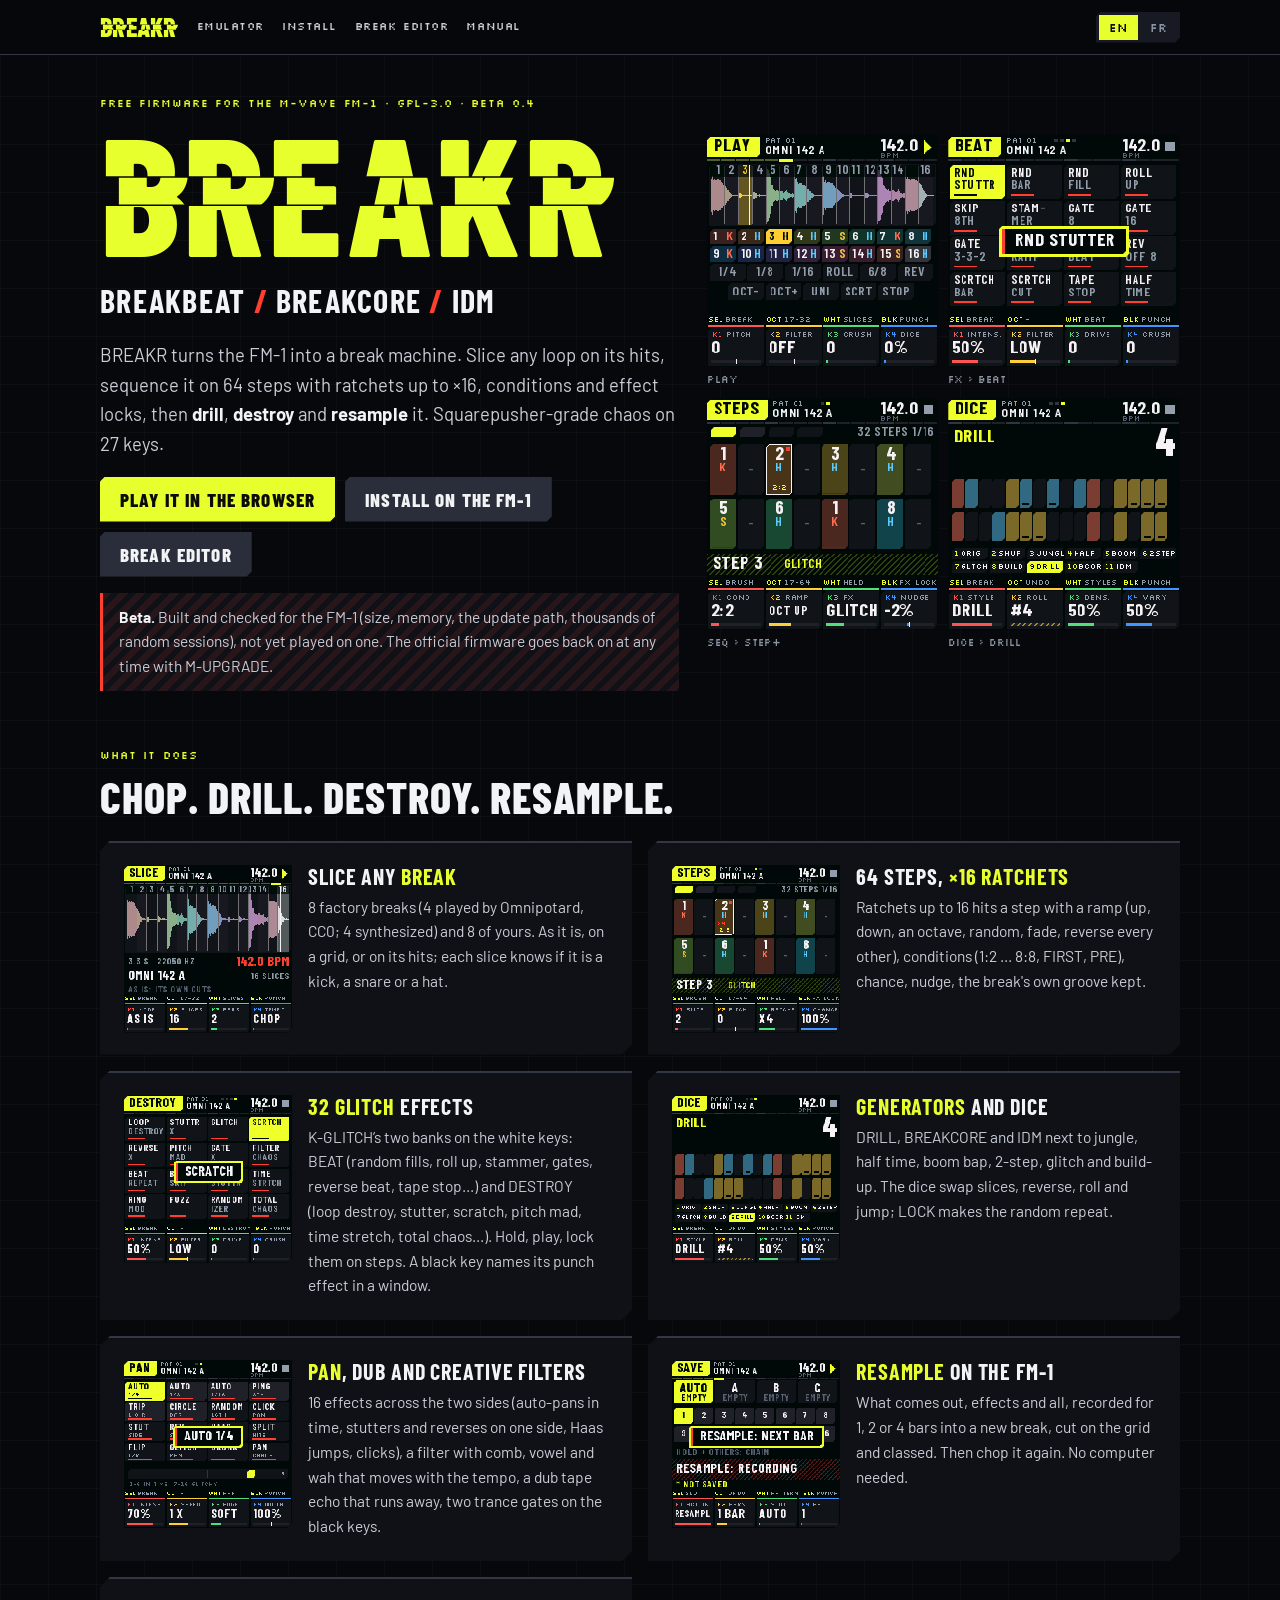
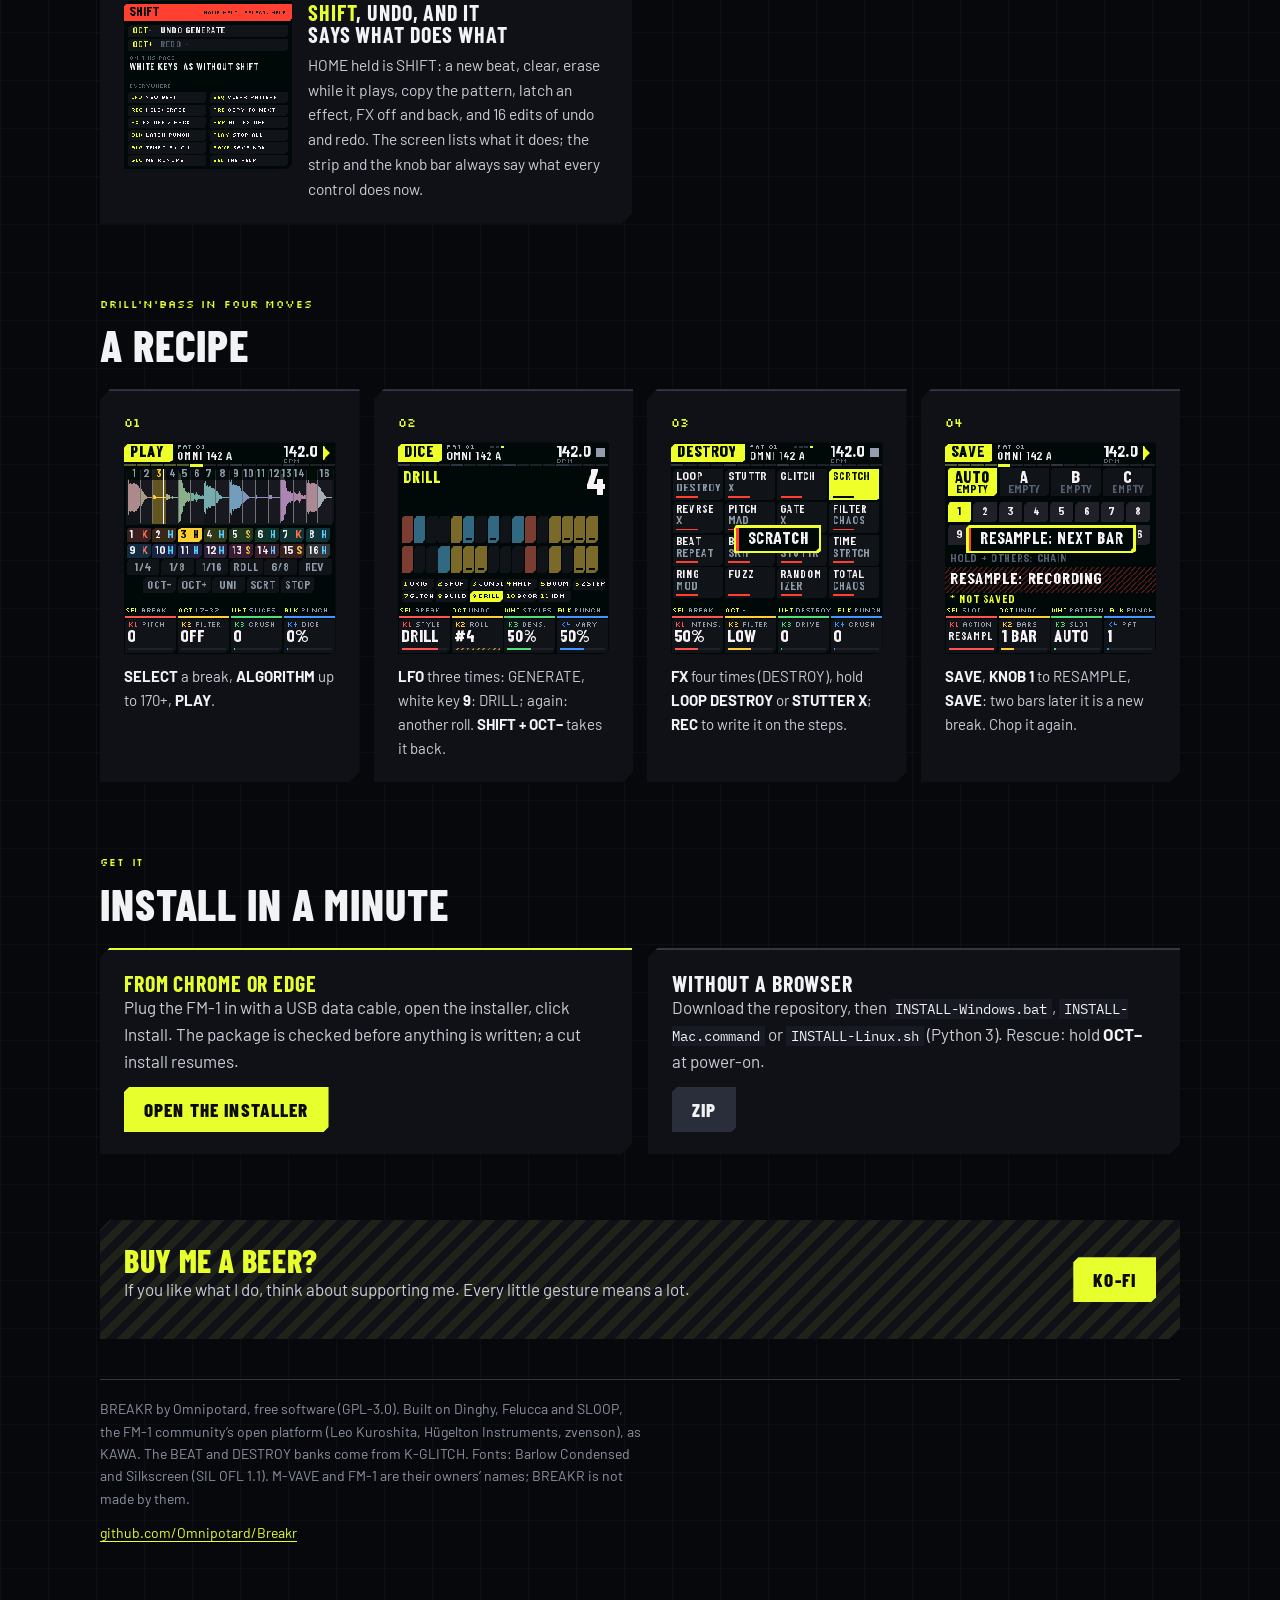
<file: index.html>
<!doctype html>
<html lang="en" data-lang="en">
<head>
<meta charset="utf-8">
<meta name="viewport" content="width=device-width, initial-scale=1, viewport-fit=cover">
<title>BREAKR · FM-1 Breakbeat Firmware</title>
<meta name="description" content="BREAKR turns the M-VAVE FM-1 into a breakbeat machine for breakbeat, breakcore and IDM: a slicer, a 64-step sequencer with ratchets and conditions, 32 glitch effects, resampling. Free firmware, GPL-3.0.">
<meta name="theme-color" content="#07080b">
<meta name="color-scheme" content="dark">
<meta property="og:title" content="BREAKR · breakbeat firmware for the M-VAVE FM-1">
<meta property="og:description" content="Slice, drill, destroy, resample. Breakbeat, breakcore and IDM on the FM-1.">
<meta property="og:image" content="docs/img/card.png">
<link rel="icon" href="data:image/svg+xml,%3Csvg xmlns='http://www.w3.org/2000/svg' viewBox='0 0 32 32'%3E%3Crect width='32' height='32' fill='%2307080b'/%3E%3Cpath d='M4 6h24v8H4z' fill='%23e8ff2e'/%3E%3Cpath d='M8 16h20v4H8z' fill='%23e8ff2e'/%3E%3Cpath d='M4 22h24v4H4z' fill='%23e8ff2e'/%3E%3C/svg%3E">
<link rel="preconnect" href="https://fonts.googleapis.com">
<link rel="preconnect" href="https://fonts.gstatic.com" crossorigin>
<link rel="stylesheet" href="https://fonts.googleapis.com/css2?family=Barlow+Condensed:wght@600;700;800&family=Barlow:wght@400;600&family=Silkscreen&family=IBM+Plex+Mono:wght@500&display=swap">
<link rel="stylesheet" href="site.css">
<style>
.hero { display: grid; grid-template-columns: minmax(0, 1.1fr) minmax(0, .9fr); gap: 28px; align-items: center; padding-block: 40px 20px; }
.biglogo { position: relative; font-family: var(--display); font-weight: 800; font-size: clamp(76px, 15vw, 168px); line-height: .8; color: var(--sig); margin: 6px 0 18px; }
.biglogo .cut { position: absolute; inset: 0; clip-path: inset(41% 0 39% 0); transform: translateX(.08em); }
.biglogo .base { display: block; clip-path: polygon(0 0, 100% 0, 100% 40%, 0 40%, 0 62%, 100% 62%, 100% 100%, 0 100%); }
.genres { font-family: var(--display); font-weight: 700; font-size: clamp(22px, 3.4vw, 32px); text-transform: uppercase; letter-spacing: .04em; margin: 0 0 14px; color: var(--paper); }
.genres i { font-style: normal; color: var(--arm); padding: 0 .25em; }
.hero p.lead { font-size: 18.5px; color: var(--text-2); }
.cta { display: flex; flex-wrap: wrap; gap: 10px; margin: 18px 0 16px; }
.screens { display: grid; grid-template-columns: repeat(2, minmax(0, 1fr)); gap: 10px; }
.screens img, .feat img, .recipe img { image-rendering: pixelated; aspect-ratio: 1; width: 100%; clip-path: var(--cut-s); background: #000; }
.screens figure { margin: 0; }
.screens figcaption { font-family: var(--pixel); font-size: 10px; color: var(--muted); margin-top: 5px; }
.feats { display: grid; grid-template-columns: repeat(2, minmax(0, 1fr)); gap: 16px; margin-top: 22px; }
.feat { display: grid; grid-template-columns: 168px minmax(0, 1fr); gap: 16px; align-items: start; }
.feat h3 { color: var(--paper); margin-bottom: 8px; }
.feat h3 b { color: var(--sig); font-weight: inherit; }
.feat p { font-size: 15.5px; margin: 0; }
.recipe { display: grid; grid-template-columns: repeat(4, minmax(0, 1fr)); gap: 14px; margin-top: 22px; counter-reset: r; }
.recipe .card { counter-increment: r; }
.recipe .card::before { content: counter(r, decimal-leading-zero); font-family: var(--pixel); font-size: 12px; color: var(--sig); display: block; margin-bottom: 10px; }
.recipe p { font-size: 15px; margin: 10px 0 0; }
.install { display: grid; grid-template-columns: minmax(0, 1fr) minmax(0, 1fr); gap: 16px; margin-top: 22px; }
.kofi { display: flex; flex-wrap: wrap; gap: 16px 28px; align-items: center; justify-content: space-between; padding: 24px; clip-path: var(--cut);
  background: repeating-linear-gradient(135deg, rgba(232,255,46,.07) 0 8px, transparent 8px 16px), var(--ink-2); margin-top: 30px; }
.kofi h2 { color: var(--sig); font-size: 32px; }
@media (max-width: 900px) { .hero, .install { grid-template-columns: minmax(0, 1fr); } .feats { grid-template-columns: minmax(0, 1fr); } .recipe { grid-template-columns: repeat(2, minmax(0, 1fr)); } }
@media (max-width: 520px) { .feat { grid-template-columns: 110px minmax(0, 1fr); } .recipe { grid-template-columns: minmax(0, 1fr); } }
</style>
</head>
<body>
<header class="topbar"><div class="wrap">
  <a class="mark" href="index.html" aria-label="BREAKR home"><span class="base" aria-hidden="true">BREAKR</span><span class="cut" aria-hidden="true">BREAKR</span></a>
  <nav class="nav" aria-label="Site">
    <a href="emulator/index.html"><span lang="en">EMULATOR</span><span lang="fr">ÉMULATEUR</span></a>
    <a href="installer.html"><span lang="en">INSTALL</span><span lang="fr">INSTALLER</span></a>
    <a href="editor/index.html"><span lang="en">BREAK EDITOR</span><span lang="fr">ÉDITEUR</span></a>
    <a href="manual.html"><span lang="en">MANUAL</span><span lang="fr">MANUEL</span></a>
  </nav>
  <div class="langs" role="group" aria-label="Language"><button type="button" data-lang="en">EN</button><button type="button" data-lang="fr">FR</button></div>
</div></header>

<main class="wrap">
  <div class="hero">
    <div>
      <span class="eyebrow"><span lang="en">Free firmware for the M-VAVE FM-1 · GPL-3.0 · beta 0.4</span><span lang="fr">Firmware libre pour le M-VAVE FM-1 · GPL-3.0 · bêta 0.4</span></span>
      <h1 class="biglogo" aria-label="BREAKR"><span class="base" aria-hidden="true">BREAKR</span><span class="cut" aria-hidden="true">BREAKR</span></h1>
      <p class="genres">Breakbeat<i>/</i>Breakcore<i>/</i>IDM</p>
      <p class="lead"><span lang="en">BREAKR turns the FM-1 into a break machine. Slice any loop on its hits, sequence it on 64 steps with ratchets up to ×16, conditions and effect locks, then <b>drill</b>, <b>destroy</b> and <b>resample</b> it. Squarepusher-grade chaos on 27 keys.</span>
        <span lang="fr">BREAKR fait du FM-1 une machine à breaks. Découpe n’importe quelle boucle sur ses frappes, séquence-la sur 64 pas avec ratchets jusqu’à ×16, conditions et verrous d’effets, puis <b>drille</b>-la, <b>détruis</b>-la et <b>rééchantillonne</b>-la. Le chaos à la Squarepusher sur 27 touches.</span></p>
      <div class="cta">
        <a class="btn hot" href="emulator/index.html"><span lang="en">Play it in the browser</span><span lang="fr">Jouer dans le navigateur</span></a>
        <a class="btn" href="installer.html"><span lang="en">Install on the FM-1</span><span lang="fr">Installer sur le FM-1</span></a>
        <a class="btn" href="editor/index.html"><span lang="en">Break editor</span><span lang="fr">Éditeur de breaks</span></a>
      </div>
      <p class="note"><span lang="en"><b>Beta.</b> Built and checked for the FM-1 (size, memory, the update path, thousands of random sessions), not yet played on one. The official firmware goes back on at any time with M-UPGRADE.</span>
        <span lang="fr"><b>Bêta.</b> Compilé et vérifié pour le FM-1 (taille, mémoire, mise à jour, des milliers de sessions aléatoires), pas encore joué sur un vrai. Le firmware officiel se réinstalle à tout moment avec M-UPGRADE.</span></p>
    </div>
    <div class="screens">
      <figure><img src="docs/img/02-play-running.png" alt="PLAY: the break, its slices, the punch effects" width="480" height="480"><figcaption>PLAY</figcaption></figure>
      <figure><img src="docs/img/23-beat-held.png" alt="FX BEAT: 16 glitch effects on the white keys" width="480" height="480"><figcaption>FX › BEAT</figcaption></figure>
      <figure><img src="docs/img/20-step-plus-held.png" alt="STEP+: a step's condition, ramp and effect lock" width="480" height="480"><figcaption>SEQ › STEP+</figcaption></figure>
      <figure><img src="docs/img/25-generate-drill.png" alt="DICE: the DRILL generator" width="480" height="480"><figcaption>DICE › DRILL</figcaption></figure>
    </div>
  </div>

  <section>
    <span class="eyebrow"><span lang="en">What it does</span><span lang="fr">Ce qu’il fait</span></span>
    <h2><span lang="en">Chop. Drill. Destroy. Resample.</span><span lang="fr">Découper. Driller. Détruire. Rééchantillonner.</span></h2>
    <div class="feats">
      <div class="feat card"><img src="docs/img/05-slice.png" alt="" width="480" height="480" loading="lazy"><div><h3><span lang="en">Slice any <b>break</b></span><span lang="fr">Découpe n’importe quel <b>break</b></span></h3>
        <p><span lang="en">8 factory breaks (4 played by Omnipotard, CC0; 4 synthesized) and 8 of yours. As it is, on a grid, or on its hits; each slice knows if it is a kick, a snare or a hat.</span><span lang="fr">8 breaks d’usine (4 joués par Omnipotard, CC0 ; 4 synthétisés) et 8 à toi. Tel quel, en grille ou sur ses frappes ; chaque tranche sait si c’est un kick, une caisse claire ou un charleston.</span></p></div></div>
      <div class="feat card"><img src="docs/img/21-step-ratchet.png" alt="" width="480" height="480" loading="lazy"><div><h3><span lang="en">64 steps, <b>×16 ratchets</b></span><span lang="fr">64 pas, <b>ratchets ×16</b></span></h3>
        <p><span lang="en">Ratchets up to 16 hits a step with a ramp (up, down, an octave, random, fade, reverse every other), conditions (1:2 … 8:8, FIRST, PRE), chance, nudge, the break's own groove kept.</span><span lang="fr">Ratchets jusqu’à 16 coups par pas avec une rampe (monte, descend, une octave, hasard, fondu, envers un sur deux), conditions (1:2 … 8:8, FIRST, PRE), chance, décalage, le groove du break gardé.</span></p></div></div>
      <div class="feat card"><img src="docs/img/24-destroy-held.png" alt="" width="480" height="480" loading="lazy"><div><h3><span lang="en"><b>32 glitch</b> effects</span><span lang="fr"><b>32 effets</b> glitch</span></h3>
        <p><span lang="en">K-GLITCH’s two banks on the white keys: BEAT (random fills, roll up, stammer, gates, reverse beat, tape stop…) and DESTROY (loop destroy, stutter, scratch, pitch mad, time stretch, total chaos…). Hold, play, lock them on steps. A black key names its punch effect in a window.</span><span lang="fr">Les deux banques de K-GLITCH sur les touches blanches : BEAT (fills au hasard, roll up, stammer, gates, reverse beat, tape stop…) et DESTROY (loop destroy, stutter, scratch, pitch mad, time stretch, total chaos…). Tiens, joue, verrouille-les sur les pas. Une touche noire nomme son effet punch dans une fenêtre.</span></p></div></div>
      <div class="feat card"><img src="docs/img/25-generate-drill.png" alt="" width="480" height="480" loading="lazy"><div><h3><span lang="en"><b>Generators</b> and dice</span><span lang="fr"><b>Générateurs</b> et dés</span></h3>
        <p><span lang="en">DRILL, BREAKCORE and IDM next to jungle, half time, boom bap, 2-step, glitch and build-up. The dice swap slices, reverse, roll and jump; LOCK makes the random repeat.</span><span lang="fr">DRILL, BREAKCORE et IDM à côté de jungle, half time, boom bap, 2-step, glitch et build-up. Les dés changent les tranches, inversent, roulent et sautent ; LOCK fait se répéter le hasard.</span></p></div></div>
      <div class="feat card"><img src="docs/img/39-pan-held.png" alt="" width="480" height="480" loading="lazy"><div><h3><span lang="en"><b>PAN</b>, dub and creative filters</span><span lang="fr"><b>PAN</b>, dub et filtres créatifs</span></h3>
        <p><span lang="en">16 effects across the two sides (auto-pans in time, stutters and reverses on one side, Haas jumps, clicks), a filter with comb, vowel and wah that moves with the tempo, a dub tape echo that runs away, two trance gates on the black keys.</span><span lang="fr">16 effets entre les deux côtés (auto-pans au tempo, stutters et envers d’un côté, sauts Haas, clics), un filtre comb, voyelle et wah qui bouge au tempo, un écho dub qui s’emballe, deux gates trance sur les touches noires.</span></p></div></div>
      <div class="feat card"><img src="docs/img/28-resample-armed.png" alt="" width="480" height="480" loading="lazy"><div><h3><span lang="en"><b>Resample</b> on the FM-1</span><span lang="fr"><b>Resample</b> sur le FM-1</span></h3>
        <p><span lang="en">What comes out, effects and all, recorded for 1, 2 or 4 bars into a new break, cut on the grid and classed. Then chop it again. No computer needed.</span><span lang="fr">Ce qui sort, effets compris, enregistré sur 1, 2 ou 4 mesures dans un nouveau break, découpé en grille et classé. Puis redécoupe-le. Sans ordinateur.</span></p></div></div>
      <div class="feat card"><img src="docs/img/17-shift.png" alt="" width="480" height="480" loading="lazy"><div><h3><span lang="en"><b>SHIFT</b>, undo, and it says what does what</span><span lang="fr"><b>SHIFT</b>, annuler, et il dit quoi fait quoi</span></h3>
        <p><span lang="en">HOME held is SHIFT: a new beat, clear, erase while it plays, copy the pattern, latch an effect, FX off and back, and 16 edits of undo and redo. The screen lists what it does; the strip and the knob bar always say what every control does now.</span><span lang="fr">HOME tenu, c’est SHIFT : un nouveau beat, effacer, gommer pendant la lecture, copier le pattern, verrouiller un effet, couper les FX et les remettre, et 16 modifications d’annuler et rétablir. L’écran liste ce qu’il fait ; le bandeau et la barre des knobs disent toujours ce que fait chaque commande.</span></p></div></div>
    </div>
  </section>

  <section>
    <span class="eyebrow"><span lang="en">Drill'n'bass in four moves</span><span lang="fr">Du drill'n'bass en quatre gestes</span></span>
    <h2><span lang="en">A recipe</span><span lang="fr">Une recette</span></h2>
    <div class="recipe">
      <div class="card"><img src="docs/img/02-play-running.png" alt="" width="480" height="480" loading="lazy"><p><span lang="en"><b>SELECT</b> a break, <b>ALGORITHM</b> up to 170+, <b>PLAY</b>.</span><span lang="fr"><b>SELECT</b> un break, <b>ALGORITHM</b> à 170+, <b>PLAY</b>.</span></p></div>
      <div class="card"><img src="docs/img/25-generate-drill.png" alt="" width="480" height="480" loading="lazy"><p><span lang="en"><b>LFO</b> three times: GENERATE, white key <b>9</b>: DRILL; again: another roll. <b>SHIFT + OCT−</b> takes it back.</span><span lang="fr"><b>LFO</b> trois fois : GÉNÉRER, touche blanche <b>9</b> : DRILL ; encore : un autre tirage. <b>SHIFT + OCT−</b> revient en arrière.</span></p></div>
      <div class="card"><img src="docs/img/24-destroy-held.png" alt="" width="480" height="480" loading="lazy"><p><span lang="en"><b>FX</b> four times (DESTROY), hold <b>LOOP DESTROY</b> or <b>STUTTER X</b>; <b>REC</b> to write it on the steps.</span><span lang="fr"><b>FX</b> quatre fois (DESTROY), tiens <b>LOOP DESTROY</b> ou <b>STUTTER X</b> ; <b>REC</b> pour l’écrire sur les pas.</span></p></div>
      <div class="card"><img src="docs/img/28-resample-armed.png" alt="" width="480" height="480" loading="lazy"><p><span lang="en"><b>SAVE</b>, <b>KNOB 1</b> to RESAMPLE, <b>SAVE</b>: two bars later it is a new break. Chop it again.</span><span lang="fr"><b>SAVE</b>, <b>KNOB 1</b> sur RESAMPLE, <b>SAVE</b> : deux mesures plus tard, c’est un nouveau break. Redécoupe-le.</span></p></div>
    </div>
  </section>

  <section>
    <span class="eyebrow"><span lang="en">Get it</span><span lang="fr">L’avoir</span></span>
    <h2><span lang="en">Install in a minute</span><span lang="fr">Installer en une minute</span></h2>
    <div class="install">
      <div class="card sig"><h3><span lang="en">From Chrome or Edge</span><span lang="fr">Depuis Chrome ou Edge</span></h3>
        <p><span lang="en">Plug the FM-1 in with a USB data cable, open the installer, click Install. The package is checked before anything is written; a cut install resumes.</span><span lang="fr">Branche le FM-1 avec un câble USB de données, ouvre l’installeur, clique sur Installer. Le paquet est vérifié avant toute écriture ; une installation coupée reprend.</span></p>
        <a class="btn hot" href="installer.html"><span lang="en">Open the installer</span><span lang="fr">Ouvrir l’installeur</span></a></div>
      <div class="card"><h3><span lang="en">Without a browser</span><span lang="fr">Sans navigateur</span></h3>
        <p><span lang="en">Download the repository, then <code>INSTALL-Windows.bat</code>, <code>INSTALL-Mac.command</code> or <code>INSTALL-Linux.sh</code> (Python 3). Rescue: hold <b>OCT−</b> at power-on.</span><span lang="fr">Télécharge le dépôt, puis <code>INSTALL-Windows.bat</code>, <code>INSTALL-Mac.command</code> ou <code>INSTALL-Linux.sh</code> (Python 3). Secours : <b>OCT−</b> maintenu à l’allumage.</span></p>
        <a class="btn" href="https://github.com/Omnipotard/Breakr/archive/refs/heads/main.zip">ZIP</a></div>
    </div>
  </section>

  <div class="kofi">
    <div><h2><span lang="en">Buy me a beer?</span><span lang="fr">Tu m’offres une bière ?</span></h2>
      <p><span lang="en">If you like what I do, think about supporting me. Every little gesture means a lot.</span><span lang="fr">Si tu aimes ce que je fais, pense à me soutenir. Chaque petit geste compte énormément.</span></p></div>
    <a class="btn hot" href="https://ko-fi.com/omnipotard" target="_blank" rel="noopener">Ko-fi</a>
  </div>

  <footer class="foot">
    <p><span lang="en">BREAKR by Omnipotard, free software (GPL-3.0). Built on Dinghy, Felucca and SLOOP, the FM-1 community’s open platform (Leo Kuroshita, Hügelton Instruments, zvenson), as KAWA. The BEAT and DESTROY banks come from K-GLITCH. Fonts: Barlow Condensed and Silkscreen (SIL OFL 1.1). M-VAVE and FM-1 are their owners’ names; BREAKR is not made by them.</span>
      <span lang="fr">BREAKR par Omnipotard, logiciel libre (GPL-3.0). Construit sur Dinghy, Felucca et SLOOP, la plateforme ouverte de la communauté FM-1 (Leo Kuroshita, Hügelton Instruments, zvenson), comme KAWA. Les banques BEAT et DESTROT viennent de K-GLITCH. Polices : Barlow Condensed et Silkscreen (SIL OFL 1.1). M-VAVE et FM-1 sont les noms de leurs propriétaires ; BREAKR n’est pas fait par eux.</span></p>
    <p><a href="https://github.com/Omnipotard/Breakr">github.com/Omnipotard/Breakr</a></p>
  </footer>
</main>
<script>
(() => {
  let lang = "en";
  function setLang(l) {
    lang = l === "fr" ? "fr" : "en";
    document.documentElement.lang = lang; document.documentElement.dataset.lang = lang;
    document.querySelectorAll(".langs button").forEach((b) => b.setAttribute("aria-pressed", b.dataset.lang === lang ? "true" : "false"));
    try { localStorage.setItem("breakr-lang", lang); } catch (e) {}
  }
  document.querySelectorAll(".langs button").forEach((b) => b.addEventListener("click", () => setLang(b.dataset.lang)));
  let s = null; try { s = localStorage.getItem("breakr-lang"); } catch (e) {}
  setLang((location.hash || "").slice(1) === "fr" ? "fr" : s || (/^fr/i.test(navigator.language || "") ? "fr" : "en"));
})();
</script>
</body>
</html>
</file>
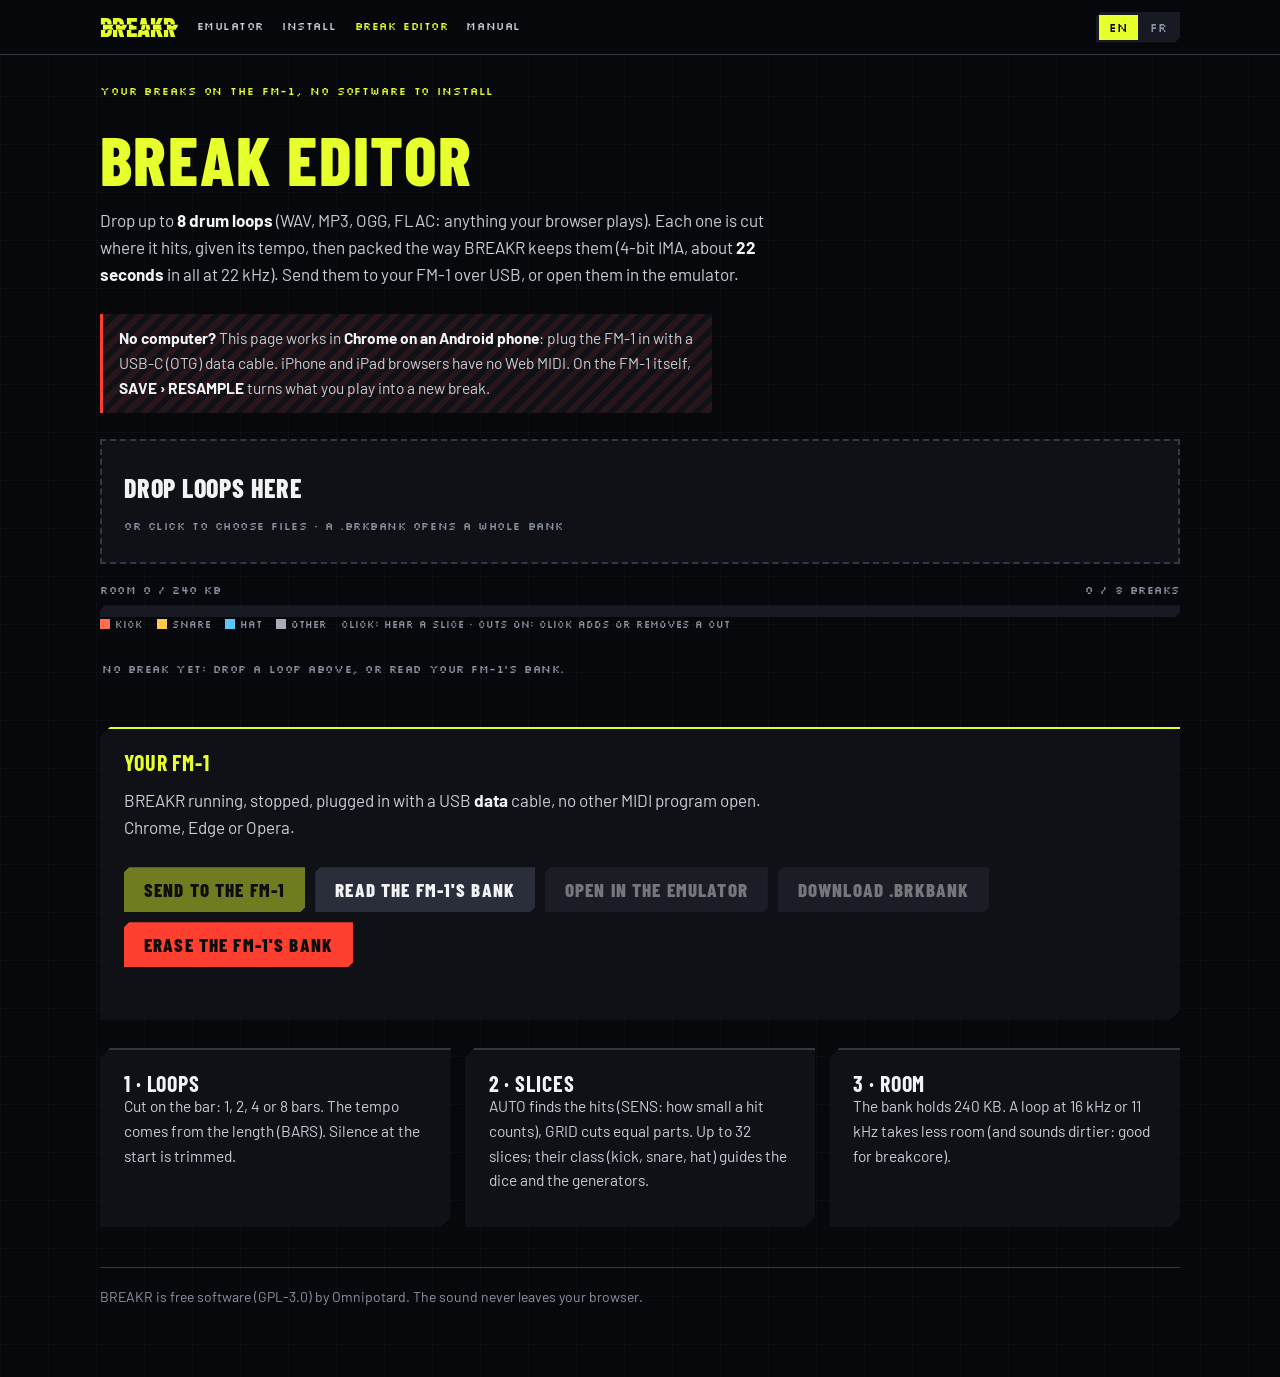
<file: editor/index.html>
<!doctype html>
<html lang="en" data-lang="en">
<head>
<meta charset="utf-8">
<meta name="viewport" content="width=device-width, initial-scale=1, viewport-fit=cover">
<title>BREAKR Break Editor</title>
<meta name="description" content="Import your own drum loops into BREAKR, the breakbeat slicer firmware for the M-VAVE FM-1: cut them, then send them over USB from Chrome (computer or Android phone).">
<meta name="theme-color" content="#07080b">
<meta name="color-scheme" content="dark">
<link rel="icon" href="data:image/svg+xml,%3Csvg xmlns='http://www.w3.org/2000/svg' viewBox='0 0 32 32'%3E%3Crect width='32' height='32' fill='%2307080b'/%3E%3Cpath d='M4 6h24v8H4z' fill='%23e8ff2e'/%3E%3Cpath d='M8 16h20v4H8z' fill='%23e8ff2e'/%3E%3Cpath d='M4 22h24v4H4z' fill='%23e8ff2e'/%3E%3C/svg%3E">
<link rel="preconnect" href="https://fonts.googleapis.com">
<link rel="preconnect" href="https://fonts.gstatic.com" crossorigin>
<link rel="stylesheet" href="https://fonts.googleapis.com/css2?family=Barlow+Condensed:wght@600;700;800&family=Barlow:wght@400;600&family=Silkscreen&family=IBM+Plex+Mono:wght@500&display=swap">
<link rel="stylesheet" href="../site.css">
<style>
.hero { padding-block: 28px 8px; display: grid; gap: 14px; }
.hero h1 { font-weight: 800; font-size: clamp(40px, 8vw, 68px); color: var(--paper); }
.hero h1 span { color: var(--sig); }
.drop { margin-top: 18px; border: 2px dashed var(--rule); padding: 26px 22px; display: grid; gap: 10px; justify-items: start; background: var(--ink-2); transition: border-color .12s, background .12s; }
.drop.over { border-color: var(--sig); background: rgba(232,255,46,.05); }
.drop strong { font-family: var(--display); font-weight: 800; font-size: 26px; text-transform: uppercase; letter-spacing: .03em; }
.meter { display: grid; gap: 6px; margin-top: 18px; }
.meter .bar { height: 12px; background: var(--ink-3); position: relative; overflow: hidden; clip-path: var(--cut-s); }
.meter .bar i { position: absolute; inset: 0 auto 0 0; background: var(--sig); }
.meter .bar.over i { background: var(--arm); }
.meter .lbl { display: flex; justify-content: space-between; gap: 10px; flex-wrap: wrap; }
.list { display: grid; gap: 14px; margin-top: 18px; }
.brk { background: var(--ink-2); clip-path: var(--cut); border-top: 2px solid var(--rule); padding: 16px 18px; display: grid; gap: 12px; min-width: 0; }
.brk.sel { border-top-color: var(--sig); }
.brk .head { display: flex; align-items: center; gap: 10px 14px; flex-wrap: wrap; }
.brk .idx { font-family: var(--pixel); font-size: 11px; color: var(--sig-ink); background: var(--sig); padding: 4px 7px; clip-path: var(--cut-s); }
.brk input.name { font: 800 24px/1 var(--display); letter-spacing: .04em; text-transform: uppercase; background: transparent; border: 0; border-bottom: 1px solid var(--rule); color: var(--paper); width: min(15ch, 100%); padding: 2px 0; }
.brk input.name:focus { outline: none; border-bottom-color: var(--sig); }
.brk .meta { font-family: var(--pixel); font-size: 10px; color: var(--muted); margin-left: auto; text-align: right; }
.wave { width: 100%; height: 120px; display: block; background: #0b0c10; cursor: pointer; touch-action: manipulation; }
.wave.edit { cursor: crosshair; outline: 1px dashed var(--arm); }
.ctl { display: flex; flex-wrap: wrap; gap: 10px 18px; align-items: end; }
.ctl label { display: grid; gap: 4px; font-family: var(--pixel); font-size: 10px; color: var(--muted); text-transform: uppercase; }
.ctl select, .ctl input[type=range] { font: 600 15px var(--text); background: var(--ink-3); color: var(--paper); border: 1px solid var(--rule); padding: 6px 8px; min-width: 0; }
.ctl input[type=range] { accent-color: var(--sig); padding: 0; height: 30px; width: 140px; }
.mini { appearance: none; border: 0; cursor: pointer; font: 700 14px/1 var(--display); letter-spacing: .06em; text-transform: uppercase; color: var(--paper); background: var(--panel-hi); padding: 9px 12px; clip-path: var(--cut-s); }
.mini:hover { background: #3a3f4f; }
.mini.on { background: var(--arm); color: var(--sig-ink); }
.mini.hot { background: var(--sig); color: var(--sig-ink); }
.legend { display: flex; gap: 14px; flex-wrap: wrap; font-family: var(--pixel); font-size: 10px; color: var(--muted); }
.legend i { display: inline-block; width: 10px; height: 10px; margin-right: 5px; vertical-align: -1px; }
.send { margin-top: 26px; display: grid; gap: 14px; }
.status { font-family: var(--pixel); font-size: 12px; color: var(--text-2); min-height: 1.4em; }
.status.err { color: var(--arm); }
.status.ok { color: var(--ok); }
.prog { height: 8px; background: var(--ink-3); overflow: hidden; }
.prog i { display: block; height: 100%; width: 0; background: var(--sig); transition: width .15s; }
.how { display: grid; grid-template-columns: repeat(3, minmax(0, 1fr)); gap: 14px; margin-top: 28px; }
.how .card p { font-size: 15.5px; }
@media (max-width: 760px) { .how { grid-template-columns: minmax(0, 1fr); } .brk .meta { margin-left: 0; text-align: left; width: 100%; } }
</style>
</head>
<body>
<header class="topbar"><div class="wrap">
  <a class="mark" href="../index.html" aria-label="BREAKR home"><span class="base" aria-hidden="true">BREAKR</span><span class="cut" aria-hidden="true">BREAKR</span></a>
  <nav class="nav" aria-label="Site">
    <a href="../emulator/index.html"><span lang="en">EMULATOR</span><span lang="fr">ÉMULATEUR</span></a>
    <a href="../installer.html"><span lang="en">INSTALL</span><span lang="fr">INSTALLER</span></a>
    <a href="./index.html" aria-current="page"><span lang="en">BREAK EDITOR</span><span lang="fr">ÉDITEUR</span></a>
    <a href="../manual.html"><span lang="en">MANUAL</span><span lang="fr">MANUEL</span></a>
  </nav>
  <div class="langs" role="group" aria-label="Language"><button type="button" data-lang="en">EN</button><button type="button" data-lang="fr">FR</button></div>
</div></header>

<main class="wrap">
  <div class="hero">
    <span class="eyebrow"><span lang="en">Your breaks on the FM-1, no software to install</span><span lang="fr">Tes breaks sur le FM-1, sans logiciel à installer</span></span>
    <h1><span lang="en">Break <span>editor</span></span><span lang="fr">Éditeur de <span>breaks</span></span></h1>
    <p><span lang="en">Drop up to <b>8 drum loops</b> (WAV, MP3, OGG, FLAC: anything your browser plays). Each one is cut where it hits, given its tempo, then packed the way BREAKR keeps them (4-bit IMA, about <b>22 seconds</b> in all at 22 kHz). Send them to your FM-1 over USB, or open them in the emulator.</span>
       <span lang="fr">Dépose jusqu’à <b>8 boucles de batterie</b> (WAV, MP3, OGG, FLAC : tout ce que ton navigateur lit). Chacune est découpée là où elle frappe, reçoit son tempo, puis est rangée comme BREAKR les garde (IMA 4 bits, environ <b>22 secondes</b> en tout à 22 kHz). Envoie-les à ton FM-1 par USB, ou ouvre-les dans l’émulateur.</span></p>
    <p class="note"><span lang="en"><b>No computer?</b> This page works in <b>Chrome on an Android phone</b>: plug the FM-1 in with a USB-C (OTG) data cable. iPhone and iPad browsers have no Web MIDI. On the FM-1 itself, <b>SAVE › RESAMPLE</b> turns what you play into a new break.</span>
       <span lang="fr"><b>Pas d’ordinateur ?</b> Cette page marche dans <b>Chrome sur un téléphone Android</b> : branche le FM-1 avec un câble de données USB-C (OTG). Les navigateurs d’iPhone et d’iPad n’ont pas Web MIDI. Sur le FM-1 lui-même, <b>SAVE › RESAMPLE</b> transforme ce que tu joues en un nouveau break.</span></p>
  </div>

  <label class="drop" id="drop">
    <strong><span lang="en">Drop loops here</span><span lang="fr">Dépose tes boucles ici</span></strong>
    <span class="px"><span lang="en">or click to choose files · a .brkbank opens a whole bank</span><span lang="fr">ou clique pour choisir · un .brkbank ouvre toute une banque</span></span>
    <input id="files" type="file" class="vh" multiple accept="audio/*,.wav,.mp3,.ogg,.flac,.aif,.aiff,.m4a,.brkbank">
  </label>

  <div class="meter" aria-live="polite">
    <div class="lbl"><span class="px" id="cap-txt"></span><span class="px" id="cnt-txt"></span></div>
    <div class="bar" id="cap-bar"><i id="cap-fill"></i></div>
  </div>

  <div class="legend" aria-hidden="true"><span><i style="background:#ff6e50"></i>KICK</span><span><i style="background:#ffc846"></i>SNARE</span><span><i style="background:#5ac8ff"></i>HAT</span><span><i style="background:#aaaab9"></i><span lang="en">OTHER</span><span lang="fr">AUTRE</span></span>
    <span><span lang="en">click: hear a slice · CUTS on: click adds or removes a cut</span><span lang="fr">clic : écouter une tranche · COUPES actif : un clic ajoute ou retire une coupe</span></span></div>

  <div class="list" id="list"></div>

  <div class="send card sig">
    <h3><span lang="en">Your FM-1</span><span lang="fr">Ton FM-1</span></h3>
    <p><span lang="en">BREAKR running, stopped, plugged in with a USB <b>data</b> cable, no other MIDI program open. Chrome, Edge or Opera.</span>
       <span lang="fr">BREAKR lancé, à l’arrêt, branché avec un câble USB de <b>données</b>, aucun autre programme MIDI ouvert. Chrome, Edge ou Opera.</span></p>
    <div class="row">
      <button class="btn hot" id="b-send" type="button"><span lang="en">Send to the FM-1</span><span lang="fr">Envoyer au FM-1</span></button>
      <button class="btn" id="b-read" type="button"><span lang="en">Read the FM-1's bank</span><span lang="fr">Lire la banque du FM-1</span></button>
      <button class="btn" id="b-emu" type="button"><span lang="en">Open in the emulator</span><span lang="fr">Ouvrir dans l’émulateur</span></button>
      <button class="btn" id="b-save" type="button"><span lang="en">Download .brkbank</span><span lang="fr">Télécharger .brkbank</span></button>
      <button class="btn red" id="b-erase" type="button"><span lang="en">Erase the FM-1's bank</span><span lang="fr">Effacer la banque du FM-1</span></button>
    </div>
    <div class="prog" id="prog" hidden><i id="prog-fill"></i></div>
    <div class="status" id="status" role="status"></div>
  </div>

  <div class="how">
    <div class="card"><h3>1 · <span lang="en">Loops</span><span lang="fr">Boucles</span></h3><p><span lang="en">Cut on the bar: 1, 2, 4 or 8 bars. The tempo comes from the length (BARS). Silence at the start is trimmed.</span><span lang="fr">Coupées sur la mesure : 1, 2, 4 ou 8 mesures. Le tempo vient de la longueur (MESURES). Le silence au début est retiré.</span></p></div>
    <div class="card"><h3>2 · <span lang="en">Slices</span><span lang="fr">Tranches</span></h3><p><span lang="en">AUTO finds the hits (SENS: how small a hit counts), GRID cuts equal parts. Up to 32 slices; their class (kick, snare, hat) guides the dice and the generators.</span><span lang="fr">AUTO trouve les frappes (SENS : à partir de quand), GRILLE coupe en parts égales. Jusqu’à 32 tranches ; leur genre (kick, caisse claire, charleston) guide les dés et les générateurs.</span></p></div>
    <div class="card"><h3>3 · <span lang="en">Room</span><span lang="fr">Place</span></h3><p><span lang="en">The bank holds 240 KB. A loop at 16 kHz or 11 kHz takes less room (and sounds dirtier: good for breakcore).</span><span lang="fr">La banque tient 240 Ko. Une boucle à 16 kHz ou 11 kHz prend moins de place (et sonne plus sale : parfait pour le breakcore).</span></p></div>
  </div>

  <footer class="foot"><p><span lang="en">BREAKR is free software (GPL-3.0) by Omnipotard. The sound never leaves your browser.</span><span lang="fr">BREAKR est un logiciel libre (GPL-3.0) d’Omnipotard. Le son ne quitte jamais ton navigateur.</span></p></footer>
</main>

<script>
const BRK_SRC = "/* SPDX-License-Identifier: GPL-3.0-only */\n/* BREAKR's web library (the editor and the emulator share it): audio in, slices, 4-bit IMA ADPCM, the bank\n * of breaks, and the upload over SysEx, to an FM-1 (Web MIDI) or to the emulator. The same formats as the\n * firmware: firmware/src/brk_ima.c, brk_store.c, brk_sysex.c. Plain JavaScript, no build step. */\n(function (root) {\n  \"use strict\";\n  const BRK = {};\n\n  /* ---- 4-bit IMA ADPCM, blocks of 256 bytes = 505 samples (brk_ima.c) */\n  const STEP = [7, 8, 9, 10, 11, 12, 13, 14, 16, 17, 19, 21, 23, 25, 28, 31, 34, 37, 41, 45, 50, 55, 60, 66, 73, 80, 88, 97,\n    107, 118, 130, 143, 157, 173, 190, 209, 230, 253, 279, 307, 337, 371, 408, 449, 494, 544, 598, 658, 724, 796,\n    876, 963, 1060, 1166, 1282, 1411, 1552, 1707, 1878, 2066, 2272, 2499, 2749, 3024, 3327, 3660, 4026, 4428, 4871,\n    5358, 5894, 6484, 7132, 7845, 8630, 9493, 10442, 11487, 12635, 13899, 15289, 16818, 18500, 20350, 22385, 24623,\n    27086, 29794, 32767];\n  const IDX = [-1, -1, -1, -1, 2, 4, 6, 8];\n  const SPB = 505, BLOCK = 256;\n  function qn(pred, idx, s) {\n    let d = s - pred, step = STEP[idx], nib = 0;\n    if (d < 0) { nib = 8; d = -d; }\n    if (d >= step) { nib |= 4; d -= step; }\n    if (d >= step >> 1) { nib |= 2; d -= step >> 1; }\n    if (d >= step >> 2) nib |= 1;\n    return nib;\n  }\n  function ap(st, nib) {                         /* st = [pred, idx] */\n    const step = STEP[st[1]];\n    let diff = step >> 3;\n    if (nib & 4) diff += step;\n    if (nib & 2) diff += step >> 1;\n    if (nib & 1) diff += step >> 2;\n    let p = st[0] + ((nib & 8) ? -diff : diff);\n    st[0] = p > 32767 ? 32767 : p < -32768 ? -32768 : p;\n    let i = st[1] + IDX[nib & 7];\n    st[1] = i < 0 ? 0 : i > 88 ? 88 : i;\n  }\n  BRK.imaBytes = (frames) => Math.ceil(frames / SPB) * BLOCK;\n  /* each nibble the best of 16 over it and the next `look` samples (+1.5 dB on drums; the decoder is standard) */\n  BRK.imaEncode = function (pcm, look) {\n    look = look === undefined ? 2 : look;\n    const n = pcm.length, out = new Uint8Array(BRK.imaBytes(n)), st = [0, 0], t = [0, 0];\n    let idx = 0;\n    for (let at = 0; at < n; at += SPB) {\n      const b = (at / SPB) * BLOCK, end = Math.min(n, at + SPB);\n      st[0] = pcm[at]; st[1] = idx;\n      out[b] = pcm[at] & 255; out[b + 1] = (pcm[at] >> 8) & 255; out[b + 2] = idx; out[b + 3] = 0;\n      for (let i = 1; i < SPB; i++) {\n        let nib = 0;\n        if (at + i < n) {\n          let best = Infinity;\n          for (let c = 0; c < 16; c++) {\n            t[0] = st[0]; t[1] = st[1];\n            ap(t, c);\n            let e = (t[0] - pcm[at + i]) ** 2;\n            for (let j = 1; j <= look && at + i + j < end; j++) {\n              ap(t, qn(t[0], t[1], pcm[at + i + j]));\n              e += (t[0] - pcm[at + i + j]) ** 2;\n              if (e >= best) break;\n            }\n            if (e < best) { best = e; nib = c; }\n          }\n        }\n        ap(st, nib);\n        out[b + 4 + ((i - 1) >> 1)] |= (i & 1) ? nib : nib << 4;\n      }\n      idx = st[1];\n    }\n    return out;\n  };\n  BRK.imaDecode = function (data, frames) {\n    const out = new Int16Array(frames), st = [0, 0];\n    for (let blk = 0; blk * SPB < frames; blk++) {\n      const b = blk * BLOCK, base = blk * SPB;\n      st[0] = (data[b] | data[b + 1] << 8) << 16 >> 16; st[1] = Math.min(88, data[b + 2]);\n      out[base] = st[0];\n      for (let i = 1; i < SPB && base + i < frames; i++) {\n        const v = data[b + 4 + ((i - 1) >> 1)];\n        ap(st, (i & 1) ? v & 15 : v >> 4);\n        out[base + i] = st[0];\n      }\n    }\n    return out;\n  };\n\n  /* ---- audio in: any file the browser decodes, to mono at `rate` (a gentle low-pass first) */\n  BRK.decodeFile = async function (file, ctx) {\n    const buf = await file.arrayBuffer();\n    const ab = await ctx.decodeAudioData(buf.slice(0));\n    const n = ab.length, mono = new Float32Array(n);\n    for (let c = 0; c < ab.numberOfChannels; c++) {\n      const d = ab.getChannelData(c);\n      for (let i = 0; i < n; i++) mono[i] += d[i] / ab.numberOfChannels;\n    }\n    return {pcm: mono, rate: ab.sampleRate, name: file.name.replace(/\\.[^.]+$/, \"\")};\n  };\n  BRK.resample = function (x, from, to) {\n    if (from === to) return Float32Array.from(x);\n    const ratio = from / to, n = Math.floor(x.length / ratio), y = new Float32Array(n);\n    let src = x;\n    if (to < from) {                             /* two one-pole passes at ~0.42 of the new rate */\n      const a = Math.exp(-2 * Math.PI * 0.42 * to / from);\n      src = new Float32Array(x.length);\n      let s1 = 0, s2 = 0;\n      for (let i = 0; i < x.length; i++) { s1 = (1 - a) * x[i] + a * s1; s2 = (1 - a) * s1 + a * s2; src[i] = s2; }\n      let r1 = 0, r2 = 0;                        /* (and backwards: no delay) */\n      for (let i = x.length - 1; i >= 0; i--) { r1 = (1 - a) * src[i] + a * r1; r2 = (1 - a) * r1 + a * r2; src[i] = r2; }\n    }\n    for (let i = 0; i < n; i++) {\n      const p = i * ratio, k = Math.floor(p), f = p - k;\n      y[i] = (src[k] || 0) * (1 - f) + (src[k + 1] || 0) * f;\n    }\n    return y;\n  };\n  BRK.toInt16 = function (x, gain) {             /* normalised to -1 dBFS unless a gain is given */\n    let peak = 1e-9;\n    for (let i = 0; i < x.length; i++) peak = Math.max(peak, Math.abs(x[i]));\n    const g = gain || 0.89 / peak, y = new Int16Array(x.length);\n    for (let i = 0; i < x.length; i++) y[i] = Math.max(-32768, Math.min(32767, Math.round(x[i] * g * 32767)));\n    return y;\n  };\n\n  /* ---- the tempo of a loop: the bars (1, 2, 4, 8) that put it nearest 120 BPM, inside 70..185 */\n  BRK.guessBars = function (seconds) {\n    let best = 1, bestd = Infinity;\n    for (const bars of [1, 2, 4, 8]) {\n      const bpm = bars * 240 / seconds;\n      const d = bpm < 70 || bpm > 185 ? 1000 + Math.abs(bpm - 120) : Math.abs(bpm - 125);\n      if (d < bestd) { bestd = d; best = bars; }\n    }\n    return best;\n  };\n\n  /* ---- slices: an STFT (1024, hop 128), the spectral flux in three bands; peaks over a moving mean; each\n   * onset found again to the sample. The class from what rose: lows (kick), mids and highs (snare), highs (hat) */\n  function fft(re, im) {\n    const n = re.length;\n    for (let i = 1, j = 0; i < n; i++) {\n      let bit = n >> 1;\n      for (; j & bit; bit >>= 1) j ^= bit;\n      j ^= bit;\n      if (i < j) { [re[i], re[j]] = [re[j], re[i]]; [im[i], im[j]] = [im[j], im[i]]; }\n    }\n    for (let len = 2; len <= n; len <<= 1) {\n      const ang = -2 * Math.PI / len, wr = Math.cos(ang), wi = Math.sin(ang);\n      for (let i = 0; i < n; i += len) {\n        let cr = 1, ci = 0;\n        for (let k = 0; k < len / 2; k++) {\n          const a = i + k, b = a + len / 2, tr = re[b] * cr - im[b] * ci, ti = re[b] * ci + im[b] * cr;\n          re[b] = re[a] - tr; im[b] = im[a] - ti; re[a] += tr; im[a] += ti;\n          const ncr = cr * wr - ci * wi; ci = cr * wi + ci * wr; cr = ncr;\n        }\n      }\n    }\n  }\n  BRK.analyse = function (pcm, rate) {           /* pcm: Float32Array or Int16Array */\n    const N = 1024, H = 128, nf = Math.max(1, Math.floor((pcm.length - N) / H) + 1);\n    const scale = pcm instanceof Int16Array ? 1 / 32768 : 1;\n    const win = new Float32Array(N);\n    for (let i = 0; i < N; i++) win[i] = 0.5 - 0.5 * Math.cos(2 * Math.PI * i / N);\n    const bin = (f) => Math.max(1, Math.min(N / 2 - 1, Math.round(f * N / rate)));\n    const b150 = bin(150), b300 = bin(300), b2k = bin(2000), b5k = bin(5000);\n    const lo = new Float32Array(nf), mid = new Float32Array(nf), hi = new Float32Array(nf), flux = new Float32Array(nf), en = new Float32Array(nf);\n    let prev = new Float32Array(N / 2);\n    const re = new Float32Array(N), im = new Float32Array(N);\n    for (let f = 0; f < nf; f++) {\n      const o = f * H;\n      for (let i = 0; i < N; i++) { re[i] = (pcm[o + i] || 0) * scale * win[i]; im[i] = 0; }\n      fft(re, im);\n      const mag = new Float32Array(N / 2);\n      let fl = 0, l = 0, m = 0, h = 0, e = 0;\n      for (let k = 1; k < N / 2; k++) {\n        const v = Math.log1p(10 * Math.hypot(re[k], im[k]));\n        mag[k] = v;\n        const d = v - prev[k];\n        if (d > 0) fl += d * (k > b2k ? 1.4 : 1);\n        if (k <= b150) l += v; else if (k >= b300 && k <= b2k) m += v; else if (k >= b5k) h += v;\n        e += v;\n      }\n      prev = mag;\n      flux[f] = fl; lo[f] = l / b150; mid[f] = m / (b2k - b300 + 1); hi[f] = h / (N / 2 - b5k); en[f] = e;\n    }\n    return {flux, lo, mid, hi, en, hop: H, n: N, rate};\n  };\n  BRK.onsets = function (pcm, rate, sens, an) {  /* sens 1..10: onset frame positions (samples), the first at 0 */\n    an = an || BRK.analyse(pcm, rate);\n    const f = an.flux, nf = f.length, out = [0], strength = [Infinity];\n    const k = 1.9 - 0.13 * sens, gap = Math.round(0.045 * rate / an.hop);\n    let last = -1e9;\n    for (let i = 2; i < nf - 1; i++) {\n      let mean = 0, c = 0;\n      for (let j = Math.max(0, i - 12); j <= Math.min(nf - 1, i + 4); j++) { mean += f[j]; c++; }\n      mean /= c;\n      if (f[i] < f[i - 1] || f[i] < f[i + 1] || f[i] < mean * k + 0.5) continue;\n      const at = i * an.hop + an.n / 2 - an.hop;   /* the window's middle, a hop early */\n      if (i - last < gap) { if (f[i] > strength[strength.length - 1] && out.length > 1) { out[out.length - 1] = at; strength[strength.length - 1] = f[i]; last = i; } continue; }\n      out.push(at); strength.push(f[i]); last = i;\n    }\n    /* each one to the sample: the first sample over a quarter of the peak around it, 1 ms before */\n    const scale = pcm instanceof Int16Array ? 1 / 32768 : 1, res = [0];\n    for (let j = 1; j < out.length; j++) {\n      const a = Math.max(0, out[j] - an.n / 2), b = Math.min(pcm.length, out[j] + an.n / 2);\n      let peak = 0;\n      for (let i = a; i < b; i++) peak = Math.max(peak, Math.abs(pcm[i] * scale));\n      let i = a;\n      while (i < b && Math.abs(pcm[i] * scale) * 4 < peak) i++;\n      const s = Math.max(0, i - Math.round(rate / 1000));\n      if (s > res[res.length - 1] + rate / 40) res.push(s);\n    }\n    /* at most 32: the strongest */\n    if (res.length > 32) {\n      const idx = res.map((s, i) => [s, i === 0 ? Infinity : (an.flux[Math.min(an.flux.length - 1, Math.round(s / an.hop))] || 0)]);\n      idx.sort((x, y) => y[1] - x[1]);\n      return idx.slice(0, 32).map((x) => x[0]).sort((x, y) => x - y);\n    }\n    return res;\n  };\n  BRK.classify = function (starts, an) {         /* 0 other, 1 kick, 2 snare, 3 hat */\n    const rise = (v, h) => {\n      let m = Infinity, best = 0;\n      for (let k = 1; k <= 3; k++) if (h - k >= 0) m = Math.min(m, v[h - k]);\n      if (m === Infinity) m = 0;\n      for (let k = 0; k < 4 && h + k < v.length; k++) best = Math.max(best, v[h + k] - m);\n      return best;\n    };\n    return starts.map((s) => {\n      const h = Math.max(0, Math.round(s / an.hop) - 2);\n      const l = rise(an.lo, h), m = rise(an.mid, h), hh = rise(an.hi, h);\n      if (l > 0.35 && l >= hh * 0.9) return 1;\n      if (hh > 0.25 && m > 0.25) return 2;\n      if (hh > 0.12) return 3;\n      return l > hh ? 1 : 0;\n    });\n  };\n  BRK.grid = (frames, count) => Array.from({length: count}, (_, i) => Math.floor(frames * i / count));\n\n  /* ---- the bank (brk_store.c): header sector = header (32 B) + 8 entries of 224 B from byte 64; then the sound */\n  const BANK_MAGIC = 0x424B5242;\n  BRK.BANK_CAP = 0xE0000 - (0x97000 + 4 * 0x3000 + 0x1000);   /* 245760 B */\n  BRK.MAX_BREAKS = 8;\n  function crc32(bytes, c) {\n    c = c === undefined ? 0xFFFFFFFF : c;\n    for (let i = 0; i < bytes.length; i++) {\n      c ^= bytes[i];\n      for (let k = 0; k < 8; k++) c = c & 1 ? (c >>> 1) ^ 0xEDB88320 : c >>> 1;\n    }\n    return c >>> 0;\n  }\n  BRK.crc32 = (b) => (~crc32(b)) >>> 0;\n  /* breaks: [{name, rate, frames, data (IMA), bars, bpm10, sl: [..], cls: [..]}] */\n  BRK.buildBank = function (breaks) {\n    if (breaks.length > BRK.MAX_BREAKS) throw new Error(\"8 breaks at most\");\n    let total = 0;\n    for (const b of breaks) total += b.data.length;\n    if (total > BRK.BANK_CAP) throw new Error(\"the bank is \" + total + \" B, \" + BRK.BANK_CAP + \" B at most\");\n    const data = new Uint8Array(total), ents = new Uint8Array(breaks.length * 224), dv = new DataView(ents.buffer);\n    let off = 0;\n    breaks.forEach((b, i) => {\n      const e = i * 224;\n      const nm = (b.name || \"BREAK\").toUpperCase().replace(/[^ -_]/g, \"\").slice(0, 15);\n      for (let k = 0; k < nm.length; k++) ents[e + k] = nm.charCodeAt(k);\n      dv.setUint32(e + 16, b.rate, true);\n      dv.setUint32(e + 20, b.frames, true);\n      dv.setUint32(e + 24, off, true);\n      dv.setUint32(e + 28, b.data.length, true);\n      dv.setUint32(e + 32, b.bpm10 || 0, true);\n      dv.setUint32(e + 36, BRK.crc32(b.data), true);\n      ents[e + 40] = b.bars || 1;\n      ents[e + 41] = Math.min(32, b.sl.length);\n      for (let k = 0; k < 32; k++) dv.setUint32(e + 44 + 4 * k, k < b.sl.length ? b.sl[k] : 0, true);\n      for (let k = 0; k < 32; k++) ents[e + 172 + k] = k < b.cls.length ? b.cls[k] & 3 : 0;\n      data.set(b.data, off);\n      off += b.data.length;\n    });\n    const hdr = new Uint8Array(32), hv = new DataView(hdr.buffer);\n    hv.setUint32(0, BANK_MAGIC, true);\n    hv.setUint32(4, 1, true);\n    hv.setUint32(8, breaks.length, true);\n    hv.setUint32(12, total, true);\n    hv.setUint32(16, BRK.crc32(data), true);\n    hv.setUint32(20, BRK.crc32(ents), true);\n    return {hdr, ents, data};\n  };\n  /* a bank file (.brkbank): \"BRKF\", then the header, the entries, the sound */\n  BRK.bankFile = function (bank) {\n    const f = new Uint8Array(8 + 32 + bank.ents.length + bank.data.length);\n    f.set([0x42, 0x52, 0x4B, 0x46, 1, 0, 0, 0]);\n    f.set(bank.hdr, 8); f.set(bank.ents, 40); f.set(bank.data, 40 + bank.ents.length);\n    return f;\n  };\n  BRK.readBankFile = function (f) {\n    if (f[0] !== 0x42 || f[1] !== 0x52 || f[2] !== 0x4B || f[3] !== 0x46) throw new Error(\"not a BREAKR bank\");\n    const hdr = f.slice(8, 40), hv = new DataView(hdr.buffer), n = hv.getUint32(8, true), len = hv.getUint32(12, true);\n    const ents = f.slice(40, 40 + n * 224), data = f.slice(40 + n * 224, 40 + n * 224 + len);\n    return BRK.bankBreaks({hdr, ents, data});\n  };\n  BRK.bankBreaks = function (bank) {             /* a bank back into breaks (to edit them) */\n    const dv = new DataView(bank.ents.buffer, bank.ents.byteOffset), out = [];\n    for (let i = 0; i < bank.ents.length / 224; i++) {\n      const e = i * 224;\n      let name = \"\";\n      for (let k = 0; k < 16 && bank.ents[e + k]; k++) name += String.fromCharCode(bank.ents[e + k]);\n      const off = dv.getUint32(e + 24, true), len = dv.getUint32(e + 28, true), nsl = bank.ents[e + 41];\n      const b = {name, rate: dv.getUint32(e + 16, true), frames: dv.getUint32(e + 20, true), bpm10: dv.getUint32(e + 32, true),\n        bars: bank.ents[e + 40], data: bank.data.slice(off, off + len), sl: [], cls: []};\n      for (let k = 0; k < nsl; k++) { b.sl.push(dv.getUint32(e + 44 + 4 * k, true)); b.cls.push(bank.ents[e + 172 + k]); }\n      out.push(b);\n    }\n    return out;\n  };\n\n  /* ---- the SysEx protocol (brk_sysex.c): F0 7D 42 4B cmd pack7(args) F7 */\n  const CMD = {INFO: 1, BEGIN: 2, WRITE: 3, ENTRY: 4, END: 5, ERASE: 6, LIST: 7, READ: 8};\n  BRK.CMD = CMD;\n  const RC = [\"ok\", \"bad arguments\", \"busy: stop the FM-1 first\", \"flash error\", \"CRC mismatch\", \"out of order\"];\n  function pack7(b) {\n    const o = [];\n    let acc = 0, nb = 0;\n    for (const x of b) { acc |= x << nb; nb += 8; while (nb >= 7) { o.push(acc & 0x7F); acc >>>= 7; nb -= 7; } }\n    if (nb) o.push(acc & 0x7F);\n    return o;\n  }\n  function unpack7(b) {\n    const o = [];\n    let acc = 0, nb = 0;\n    for (const x of b) { acc |= (x & 0x7F) << nb; nb += 7; if (nb >= 8) { o.push(acc & 0xFF); acc >>>= 8; nb -= 8; } }\n    return new Uint8Array(o);\n  }\n  BRK.frame = (cmd, args) => new Uint8Array([0xF0, 0x7D, 0x42, 0x4B, cmd, ...pack7(args || []), 0xF7]);\n  BRK.parse = function (f) {                     /* a reply: {cmd, data} or null */\n    if (!f || f.length < 6 || f[0] !== 0xF0 || f[1] !== 0x7D || f[2] !== 0x42 || f[3] !== 0x4B || f[f.length - 1] !== 0xF7) return null;\n    return {cmd: f[4], data: unpack7(f.subarray(5, f.length - 1))};\n  };\n\n  /* a transport: request(frame) -> Promise(reply frame). The emulator's, or Web MIDI's */\n  BRK.emulatorTransport = function (ex) {        /* ex: the wasm exports (breakr_sysex_buf / breakr_sysex / breakr_reply) */\n    return {\n      name: \"emulator\",\n      request(f) {\n        const mem = () => new Uint8Array(ex.memory.buffer);\n        mem().set(f, ex.breakr_sysex_buf());\n        const n = ex.breakr_sysex(f.length);\n        return Promise.resolve(n ? mem().slice(ex.breakr_reply(), ex.breakr_reply() + n) : null);\n      }\n    };\n  };\n  BRK.webMidi = async function () {              /* the FM-1 over USB-MIDI (Chrome, Edge, Opera: SysEx allowed) */\n    if (!navigator.requestMIDIAccess) throw new Error(\"this browser has no Web MIDI (use Chrome or Edge)\");\n    const acc = await navigator.requestMIDIAccess({sysex: true});\n    const pick = (map) => {\n      let first = null;\n      for (const p of map.values()) { if (/fm-?1|m-?vave|breakr|felucca|dinghy/i.test(p.name || \"\")) return p; first = first || p; }\n      return first;\n    };\n    const inp = pick(acc.inputs), out = pick(acc.outputs);\n    if (!inp || !out) throw new Error(\"no FM-1 found: a USB data cable, the FM-1 on, no other MIDI program open\");\n    let waiting = null;\n    inp.onmidimessage = (ev) => {\n      const d = ev.data;\n      if (d[0] === 0xF0 && d[1] === 0x7D && d[2] === 0x42 && d[3] === 0x4B && waiting) { const w = waiting; waiting = null; w(d); }\n    };\n    return {\n      name: out.name,\n      request(f, ms) {\n        return new Promise((res) => {\n          const t = setTimeout(() => { waiting = null; res(null); }, ms || 1500);\n          waiting = (d) => { clearTimeout(t); res(d); };\n          out.send(Array.from(f));\n        });\n      },\n      close() { inp.onmidimessage = null; }\n    };\n  };\n\n  async function ask(tr, cmd, args, tries) {\n    for (let t = 0; t < (tries || 4); t++) {\n      const r = BRK.parse(await tr.request(BRK.frame(cmd, args)));\n      if (r && r.cmd === cmd) return r.data;\n    }\n    throw new Error(\"the FM-1 does not answer (is BREAKR running on it?)\");\n  }\n  BRK.info = async function (tr) {\n    const d = await ask(tr, CMD.INFO, []);\n    const s = (a, b) => String.fromCharCode(...d.slice(a, b));\n    return {rc: d[0], app: s(1, 5), version: s(5, 9).trim(), max: d[9], cap: d[10] | d[11] << 8 | d[12] << 16, count: d[13]};\n  };\n  BRK.list = async function (tr) {\n    const out = [];\n    for (let i = 0; i < 8; i++) {\n      const d = await ask(tr, CMD.LIST, [i]);\n      if (!d[2]) continue;\n      let name = \"\";\n      for (let k = 0; k < 12 && d[3 + k]; k++) name += String.fromCharCode(d[3 + k]);\n      out.push({slot: i, name, rate: d[15] | d[16] << 8, frames: d[17] | d[18] << 8 | d[19] << 16, bars: d[20], slices: d[21]});\n    }\n    return out;\n  };\n  /* send a bank: BEGIN, the sound by 256 B, the entries, END; progress(0..1) */\n  BRK.upload = async function (tr, bank, progress) {\n    const check = (d, what) => { if (d[0] !== 0) throw new Error(what + \": \" + (RC[d[0]] || \"error \" + d[0])); };\n    const info = await BRK.info(tr);\n    if (info.app !== \"BRKR\") throw new Error(\"the FM-1 does not run BREAKR\");\n    if (bank.data.length > info.cap) throw new Error(\"too big for this FM-1\");\n    check(await ask(tr, CMD.BEGIN, []), \"begin\");\n    const n = bank.data.length, chunks = Math.ceil(n / 256);\n    for (let c = 0; c < chunks; c++) {\n      const off = c * 256, part = bank.data.subarray(off, Math.min(n, off + 256));\n      check(await ask(tr, CMD.WRITE, [off & 255, off >> 8 & 255, off >> 16 & 255, ...part]), \"write\");\n      if (progress && (c & 7) === 0) progress(c / chunks);\n    }\n    for (let i = 0; i < bank.ents.length / 224; i++)\n      check(await ask(tr, CMD.ENTRY, [i, ...bank.ents.subarray(i * 224, i * 224 + 224)]), \"entry\");\n    check(await ask(tr, CMD.END, [...bank.hdr]), \"end\");\n    if (progress) progress(1);\n  };\n  BRK.erase = async function (tr) { const d = await ask(tr, CMD.ERASE, []); if (d[0]) throw new Error(RC[d[0]]); };\n  BRK.readBank = async function (tr, progress) { /* the bank as it is on the FM-1 (READ): its breaks */\n    const rd = async (off, n) => { const d = await ask(tr, CMD.READ, [off & 255, off >> 8 & 255, off >> 16 & 255, n]); return d.slice(4, 4 + n); };\n    const head = new Uint8Array(4096);\n    for (let o = 0; o < 64 + 8 * 224; o += 96) head.set(await rd(o, Math.min(96, 64 + 8 * 224 - o)), o);\n    const hv = new DataView(head.buffer);\n    if (hv.getUint32(0, true) !== BANK_MAGIC) return [];\n    const count = hv.getUint32(8, true), len = hv.getUint32(12, true), data = new Uint8Array(len);\n    for (let o = 0; o < len; o += 96) { data.set(await rd(4096 + o, Math.min(96, len - o)), o); if (progress && (o / 96 & 15) === 0) progress(o / len); }\n    return BRK.bankBreaks({hdr: head.slice(0, 32), ents: head.slice(64, 64 + count * 224), data});\n  };\n\n  root.BRK = BRK;\n  if (typeof module !== \"undefined\") module.exports = BRK;\n})(typeof window !== \"undefined\" ? window : globalThis);\n";
new Function(BRK_SRC)();
</script>
<script>
(() => {
  "use strict";
  const BRK = window.BRK, $ = (id) => document.getElementById(id);
  const CLS_COL = ["#aaaab9", "#ff6e50", "#ffc846", "#5ac8ff"];
  const LS_LANG = "breakr-lang", LS_PENDING = "breakr-bank-pending";
  let lang = "en", actx = null, playing = null, busy = false;
  const T = (en, fr) => (lang === "fr" ? fr : en);
  const ls = { get(k) { try { return localStorage.getItem(k); } catch (e) { return null; } }, set(k, v) { try { localStorage.setItem(k, v); return true; } catch (e) { return false; } } };
  const breaks = [];                            /* {name, rate, pcm (Int16 at rate), bars, mode, sens, count, sl, cls, data, edit} */

  function setLang(l) {
    lang = l === "fr" ? "fr" : "en";
    document.documentElement.lang = lang; document.documentElement.dataset.lang = lang;
    document.querySelectorAll(".langs button").forEach((b) => b.setAttribute("aria-pressed", b.dataset.lang === lang ? "true" : "false"));
    ls.set(LS_LANG, lang);
    render();
  }
  document.querySelectorAll(".langs button").forEach((b) => b.addEventListener("click", () => setLang(b.dataset.lang)));
  const ctx = () => actx || (actx = new (window.AudioContext || window.webkitAudioContext)());

  function status(t, cls) { const s = $("status"); s.textContent = t; s.className = "status" + (cls ? " " + cls : ""); }
  function prog(p) { $("prog").hidden = p === undefined; $("prog-fill").style.width = (p === undefined ? 0 : Math.round(p * 100)) + "%"; }

  /* ---- slicing */
  function reslice(b) {
    if (b.mode === "grid") { b.sl = BRK.grid(b.pcm.length, b.count); }
    else if (b.mode === "auto") { b.an = b.an || BRK.analyse(b.pcm, b.rate); b.sl = BRK.onsets(b.pcm, b.rate, b.sens, b.an).slice(0, 32); }
    if (b.sl.length === 0 || b.sl[0] !== 0) b.sl.unshift(0);
    b.sl = Array.from(new Set(b.sl)).sort((x, y) => x - y).slice(0, 32);
    b.an = b.an || BRK.analyse(b.pcm, b.rate);
    b.cls = BRK.classify(b.sl, b.an);
    b.data = null;
  }
  function trimStart(x) {                       /* the silence before the first hit (< -48 dB) */
    let peak = 1e-9; for (let i = 0; i < x.length; i++) peak = Math.max(peak, Math.abs(x[i]));
    const th = peak * 0.004; let i = 0; while (i < x.length && Math.abs(x[i]) < th) i++;
    return x.subarray(Math.max(0, i - 32));
  }
  function make(name, f32, srcRate, rate) {
    const x = BRK.resample(trimStart(f32), srcRate, rate), pcm = BRK.toInt16(x);
    const b = {name: clean(name), rate, pcm, src: {f32, srcRate}, bars: BRK.guessBars(pcm.length / rate), mode: "auto", sens: 6, count: 16, sl: [], cls: [], data: null, edit: false};
    reslice(b);
    return b;
  }
  const clean = (n) => (n || "BREAK").toUpperCase().replace(/[^ -_]/g, "").replace(/\s+/g, " ").trim().slice(0, 15) || "BREAK";

  /* ---- import */
  async function importFiles(list) {
    if (busy) return;
    for (const f of list) {
      if (/\.brkbank$/i.test(f.name)) {
        try {
          const got = BRK.readBankFile(new Uint8Array(await f.arrayBuffer()));
          breaks.length = 0;
          got.forEach((g) => breaks.push(fromBank(g)));
          status(T(got.length + " breaks opened from " + f.name, got.length + " breaks ouverts depuis " + f.name), "ok");
        } catch (e) { status(T("Not a BREAKR bank: ", "Pas une banque BREAKR : ") + e.message, "err"); }
        continue;
      }
      if (breaks.length >= BRK.MAX_BREAKS) { status(T("8 breaks at most: remove one first.", "8 breaks au plus : retires-en un d’abord."), "err"); break; }
      try {
        status(T("Reading ", "Lecture de ") + f.name + "…");
        const d = await BRK.decodeFile(f, ctx());
        breaks.push(make(d.name, d.pcm, d.rate, 22050));
        status(T("Added ", "Ajouté : ") + f.name, "ok");
      } catch (e) { status(T("Could not read ", "Lecture impossible : ") + f.name + " (" + (e.message || e) + ")", "err"); }
    }
    render();
  }
  function fromBank(g) {
    const pcm = BRK.imaDecode(g.data, g.frames);
    return {name: clean(g.name), rate: g.rate, pcm, src: null, bars: g.bars || 1, mode: "orig", sens: 6, count: 16, sl: g.sl.length ? g.sl : [0], cls: g.cls, data: g.data, edit: false};
  }
  const drop = $("drop");
  $("files").addEventListener("change", (e) => { importFiles(Array.from(e.target.files || [])); e.target.value = ""; });
  ["dragenter", "dragover"].forEach((t) => drop.addEventListener(t, (e) => { e.preventDefault(); drop.classList.add("over"); }));
  ["dragleave", "drop"].forEach((t) => drop.addEventListener(t, () => drop.classList.remove("over")));
  drop.addEventListener("drop", (e) => { e.preventDefault(); importFiles(Array.from(e.dataTransfer.files || [])); });
  window.addEventListener("dragover", (e) => e.preventDefault());
  window.addEventListener("drop", (e) => { if (!drop.contains(e.target)) { e.preventDefault(); importFiles(Array.from(e.dataTransfer.files || [])); } });

  /* ---- the bank: room */
  const bytesOf = (b) => BRK.imaBytes(b.pcm.length);
  function capacity() {
    const used = breaks.reduce((s, b) => s + bytesOf(b), 0), cap = BRK.BANK_CAP;
    $("cap-fill").style.width = Math.min(100, used / cap * 100) + "%";
    $("cap-bar").classList.toggle("over", used > cap);
    $("cap-txt").textContent = T("ROOM ", "PLACE ") + Math.round(used / 1024) + " / " + Math.round(cap / 1024) + T(" KB", " KO") + (used > cap ? T(" · TOO BIG: lower a rate or remove a break", " · TROP GROS : baisse une fréquence ou retire un break") : "");
    $("cnt-txt").textContent = breaks.length + " / 8 BREAKS";
    return used <= cap;
  }

  /* ---- drawing a break */
  function drawWave(cv, b, hi) {
    const r = cv.getBoundingClientRect(), W = Math.max(200, Math.round(r.width * devicePixelRatio)), H = Math.round(120 * devicePixelRatio);
    cv.width = W; cv.height = H;
    const g = cv.getContext("2d"), n = b.pcm.length, mid = H / 2;
    g.fillStyle = "#0b0c10"; g.fillRect(0, 0, W, H);
    for (let k = 0; k < b.sl.length; k++) {   /* the slices, tinted by class */
      const x0 = b.sl[k] / n * W, x1 = (k + 1 < b.sl.length ? b.sl[k + 1] : n) / n * W;
      g.fillStyle = CLS_COL[b.cls[k] & 3] + (k === hi ? "55" : (k & 1 ? "1c" : "10"));
      g.fillRect(x0, 0, x1 - x0, H);
    }
    g.fillStyle = "#c9cdd6";
    for (let x = 0; x < W; x++) {
      let mn = 0, mx = 0;
      const a = Math.floor(x / W * n), z = Math.min(n, Math.floor((x + 1) / W * n) + 1);
      for (let i = a; i < z; i++) { const v = b.pcm[i]; if (v < mn) mn = v; if (v > mx) mx = v; }
      g.fillRect(x, mid - mx / 32768 * mid * 0.95, 1, Math.max(1, (mx - mn) / 32768 * mid * 0.95));
    }
    for (let k = 0; k < b.sl.length; k++) {   /* the cuts and their numbers */
      const x = Math.round(b.sl[k] / n * W);
      g.fillStyle = CLS_COL[b.cls[k] & 3]; g.fillRect(x, 0, Math.max(1, devicePixelRatio), H);
      g.font = (10 * devicePixelRatio) + "px Silkscreen, monospace"; g.fillText(String(k + 1), x + 3 * devicePixelRatio, 12 * devicePixelRatio);
    }
  }
  const bpmOf = (b) => b.bars * 240 / (b.pcm.length / b.rate);

  function render() {
    const list = $("list");
    list.innerHTML = "";
    breaks.forEach((b, i) => {
      const el = document.createElement("article");
      el.className = "brk";
      const secs = (b.pcm.length / b.rate).toFixed(2);
      el.innerHTML = `
        <div class="head">
          <span class="idx">MY ${i + 1}</span>
          <input class="name" maxlength="15" value="${b.name}" aria-label="${T("Name", "Nom")}">
          <span class="meta">${secs} S · ${b.rate} HZ · ${bpmOf(b).toFixed(1)} BPM · ${b.sl.length} ${T("SLICES", "TRANCHES")} · ${Math.round(bytesOf(b) / 1024)} ${T("KB", "KO")}</span>
        </div>
        <canvas class="wave${b.edit ? " edit" : ""}" aria-label="${T("Waveform and slices", "Forme d'onde et tranches")}"></canvas>
        <div class="ctl">
          <label>${T("Slices", "Tranches")}<select data-k="mode">
            <option value="auto">AUTO</option><option value="grid">${T("GRID", "GRILLE")}</option>${b.src ? "" : `<option value="orig">${T("AS IS", "TEL QUEL")}</option>`}</select></label>
          <label class="s-sens">SENS <input type="range" min="1" max="10" step="1" value="${b.sens}" data-k="sens"></label>
          <label class="s-count">${T("Count", "Nombre")}<select data-k="count">${[4, 8, 12, 16, 24, 32].map((c) => `<option ${c === b.count ? "selected" : ""}>${c}</option>`).join("")}</select></label>
          <label>${T("Bars", "Mesures")}<select data-k="bars">${[1, 2, 4, 8].map((c) => `<option ${c === b.bars ? "selected" : ""}>${c}</option>`).join("")}</select></label>
          ${b.src ? `<label>${T("Rate", "Fréquence")}<select data-k="rate">${[22050, 16000, 11025].map((c) => `<option value="${c}" ${c === b.rate ? "selected" : ""}>${c / 1000} kHz</option>`).join("")}</select></label>` : ""}
          <span class="row" style="margin-left:auto">
            <button class="mini hot" data-a="play" type="button">${T("PLAY", "ÉCOUTER")}</button>
            <button class="mini${b.edit ? " on" : ""}" data-a="edit" type="button">${T("CUTS", "COUPES")}</button>
            <button class="mini" data-a="up" type="button" aria-label="${T("Move up", "Monter")}">▲</button>
            <button class="mini" data-a="down" type="button" aria-label="${T("Move down", "Descendre")}">▼</button>
            <button class="mini" data-a="del" type="button">${T("REMOVE", "RETIRER")}</button>
          </span>
        </div>`;
      list.appendChild(el);
      const cv = el.querySelector("canvas");
      el.querySelector("[data-k=mode]").value = b.mode;
      el.querySelector(".s-sens").hidden = b.mode !== "auto";
      el.querySelector(".s-count").hidden = b.mode !== "grid";
      requestAnimationFrame(() => drawWave(cv, b, -1));
      el.querySelector(".name").addEventListener("change", (e) => { b.name = clean(e.target.value); e.target.value = b.name; });
      el.querySelectorAll("select, input[type=range]").forEach((c) => c.addEventListener("change", () => {
        const k = c.dataset.k, v = c.value;
        if (k === "mode") { b.mode = v; if (v !== "orig") reslice(b); }
        if (k === "sens") { b.sens = +v; reslice(b); }
        if (k === "count") { b.count = +v; reslice(b); }
        if (k === "bars") { b.bars = +v; }
        if (k === "rate" && b.src) { const nb = make(b.name, b.src.f32, b.src.srcRate, +v); Object.assign(b, nb, {name: b.name, bars: b.bars, mode: b.mode, sens: b.sens, count: b.count}); reslice(b); }
        render();
      }));
      cv.addEventListener("click", (e) => {
        const r = cv.getBoundingClientRect(), at = Math.round((e.clientX - r.left) / r.width * b.pcm.length);
        if (b.edit) {                           /* add a cut, or remove the one near */
          const near = b.sl.findIndex((s) => Math.abs(s - at) < b.pcm.length / r.width * 6);
          if (near > 0) b.sl.splice(near, 1);
          else if (near < 0 && b.sl.length < 32) { b.sl.push(at); b.sl.sort((x, y) => x - y); }
          b.mode = "orig"; b.cls = BRK.classify(b.sl, b.an || (b.an = BRK.analyse(b.pcm, b.rate))); b.data = null;
          render();
          return;
        }
        let k = 0; while (k + 1 < b.sl.length && b.sl[k + 1] <= at) k++;
        play(b, b.sl[k], k + 1 < b.sl.length ? b.sl[k + 1] : b.pcm.length);
        drawWave(cv, b, k);
      });
      el.querySelectorAll("[data-a]").forEach((btn) => btn.addEventListener("click", () => {
        const a = btn.dataset.a;
        if (a === "play") play(b, 0, b.pcm.length, true);
        if (a === "edit") { b.edit = !b.edit; render(); }
        if (a === "up" && i > 0) { breaks.splice(i - 1, 0, breaks.splice(i, 1)[0]); render(); }
        if (a === "down" && i + 1 < breaks.length) { breaks.splice(i + 1, 0, breaks.splice(i, 1)[0]); render(); }
        if (a === "del") { breaks.splice(i, 1); render(); }
      }));
    });
    if (!breaks.length) list.innerHTML = `<p class="px" style="padding:10px 2px">${T("No break yet: drop a loop above, or read your FM-1's bank.", "Aucun break : dépose une boucle ci-dessus, ou lis la banque de ton FM-1.")}</p>`;
    const ok = capacity();
    $("b-send").disabled = $("b-save").disabled = $("b-emu").disabled = !breaks.length || !ok || busy;
  }
  window.addEventListener("resize", () => document.querySelectorAll(".brk canvas").forEach((cv, i) => breaks[i] && drawWave(cv, breaks[i], -1)));

  function play(b, from, to, loop) {
    const c = ctx();
    if (playing) { try { playing.stop(); } catch (e) {} playing = null; }
    const n = to - from; if (n < 16) return;
    const buf = c.createBuffer(1, n, b.rate), d = buf.getChannelData(0);
    for (let i = 0; i < n; i++) d[i] = b.pcm[from + i] / 32768;
    const s = c.createBufferSource(); s.buffer = buf; s.loop = !!loop; s.connect(c.destination); s.start();
    if (loop) setTimeout(() => { if (playing === s) { try { s.stop(); } catch (e) {} } }, n / b.rate * 2000);
    playing = s;
  }

  /* ---- the bank out */
  function bank() {
    return BRK.buildBank(breaks.map((b) => {
      const data = b.data && b.mode === "orig" ? b.data : (b.data = BRK.imaEncode(b.pcm));
      return {name: b.name, rate: b.rate, frames: b.pcm.length, data, bars: b.bars, bpm10: Math.round(bpmOf(b) * 10), sl: b.sl, cls: b.cls};
    }));
  }
  function lock(on) { busy = on; render(); ["b-read", "b-erase"].forEach((id) => { $(id).disabled = on; }); }
  async function midi() {
    status(T("Looking for the FM-1 (allow MIDI access)…", "Recherche du FM-1 (autorise l’accès MIDI)…"));
    const tr = await BRK.webMidi();
    const info = await BRK.info(tr);
    if (info.app !== "BRKR") throw new Error(T("the FM-1 does not run BREAKR", "le FM-1 ne fait pas tourner BREAKR"));
    return tr;
  }
  $("b-send").addEventListener("click", async () => {
    if (busy) return;
    let tr = null;
    lock(true);
    try {
      const bk = bank();
      tr = await midi();
      status(T("Sending ", "Envoi de ") + breaks.length + " breaks…");
      prog(0);
      await BRK.upload(tr, bk, (p) => { prog(p); status(T("Sending ", "Envoi ") + Math.round(p * 100) + " %"); });
      status(T("Done: the FM-1 has your breaks (SELECT picks them, after the 8 factory ones).", "Terminé : le FM-1 a tes breaks (SELECT les choisit, après les 8 d’usine)."), "ok");
    } catch (e) { status(T("Stopped: ", "Arrêté : ") + (e.message || e), "err"); }
    finally { prog(undefined); if (tr && tr.close) tr.close(); lock(false); }
  });
  $("b-read").addEventListener("click", async () => {
    if (busy) return;
    let tr = null;
    lock(true);
    try {
      tr = await midi();
      prog(0);
      const got = await BRK.readBank(tr, (p) => { prog(p); status(T("Reading ", "Lecture ") + Math.round(p * 100) + " %"); });
      breaks.length = 0;
      got.forEach((g) => breaks.push(fromBank(g)));
      status(got.length ? T(got.length + " breaks read from the FM-1.", got.length + " breaks lus sur le FM-1.") : T("The FM-1's bank is empty.", "La banque du FM-1 est vide."), "ok");
    } catch (e) { status(T("Stopped: ", "Arrêté : ") + (e.message || e), "err"); }
    finally { prog(undefined); if (tr && tr.close) tr.close(); lock(false); }
  });
  $("b-erase").addEventListener("click", async () => {
    if (busy) return;
    const b = $("b-erase");
    if (!b.dataset.sure) { b.dataset.sure = "1"; status(T("Click again to erase every user break on the FM-1.", "Clique encore pour effacer tous les breaks perso du FM-1."), "err"); setTimeout(() => delete b.dataset.sure, 4000); return; }
    delete b.dataset.sure;
    let tr = null;
    lock(true);
    try { tr = await midi(); await BRK.erase(tr); status(T("The FM-1's bank is empty.", "La banque du FM-1 est vide."), "ok"); }
    catch (e) { status(T("Stopped: ", "Arrêté : ") + (e.message || e), "err"); }
    finally { if (tr && tr.close) tr.close(); lock(false); }
  });
  function b64(u8) { let s = ""; for (let i = 0; i < u8.length; i += 0x8000) s += String.fromCharCode.apply(null, u8.subarray(i, i + 0x8000)); return btoa(s); }
  $("b-save").addEventListener("click", () => {
    const f = BRK.bankFile(bank()), url = URL.createObjectURL(new Blob([f], {type: "application/octet-stream"}));
    const a = document.createElement("a"); a.href = url; a.download = "breakr-bank.brkbank"; document.body.appendChild(a); a.click(); a.remove();
    setTimeout(() => URL.revokeObjectURL(url), 10000);
    status(T("Saved as breakr-bank.brkbank", "Enregistré : breakr-bank.brkbank"), "ok");
  });
  $("b-emu").addEventListener("click", () => {
    if (!ls.set(LS_PENDING, b64(BRK.bankFile(bank())))) { status(T("This browser's storage is full.", "Le stockage du navigateur est plein."), "err"); return; }
    location.href = "../emulator/index.html";
  });

  if (!navigator.requestMIDIAccess) status(T("This browser has no Web MIDI: you can cut your breaks and download them, then send them from Chrome or Edge.", "Ce navigateur n’a pas Web MIDI : tu peux découper tes breaks et les télécharger, puis les envoyer depuis Chrome ou Edge."));
  setLang((location.hash || "").slice(1) === "fr" ? "fr" : ls.get(LS_LANG) || (/^fr/i.test(navigator.language || "") ? "fr" : "en"));
})();
</script>
</body>
</html>
</file>
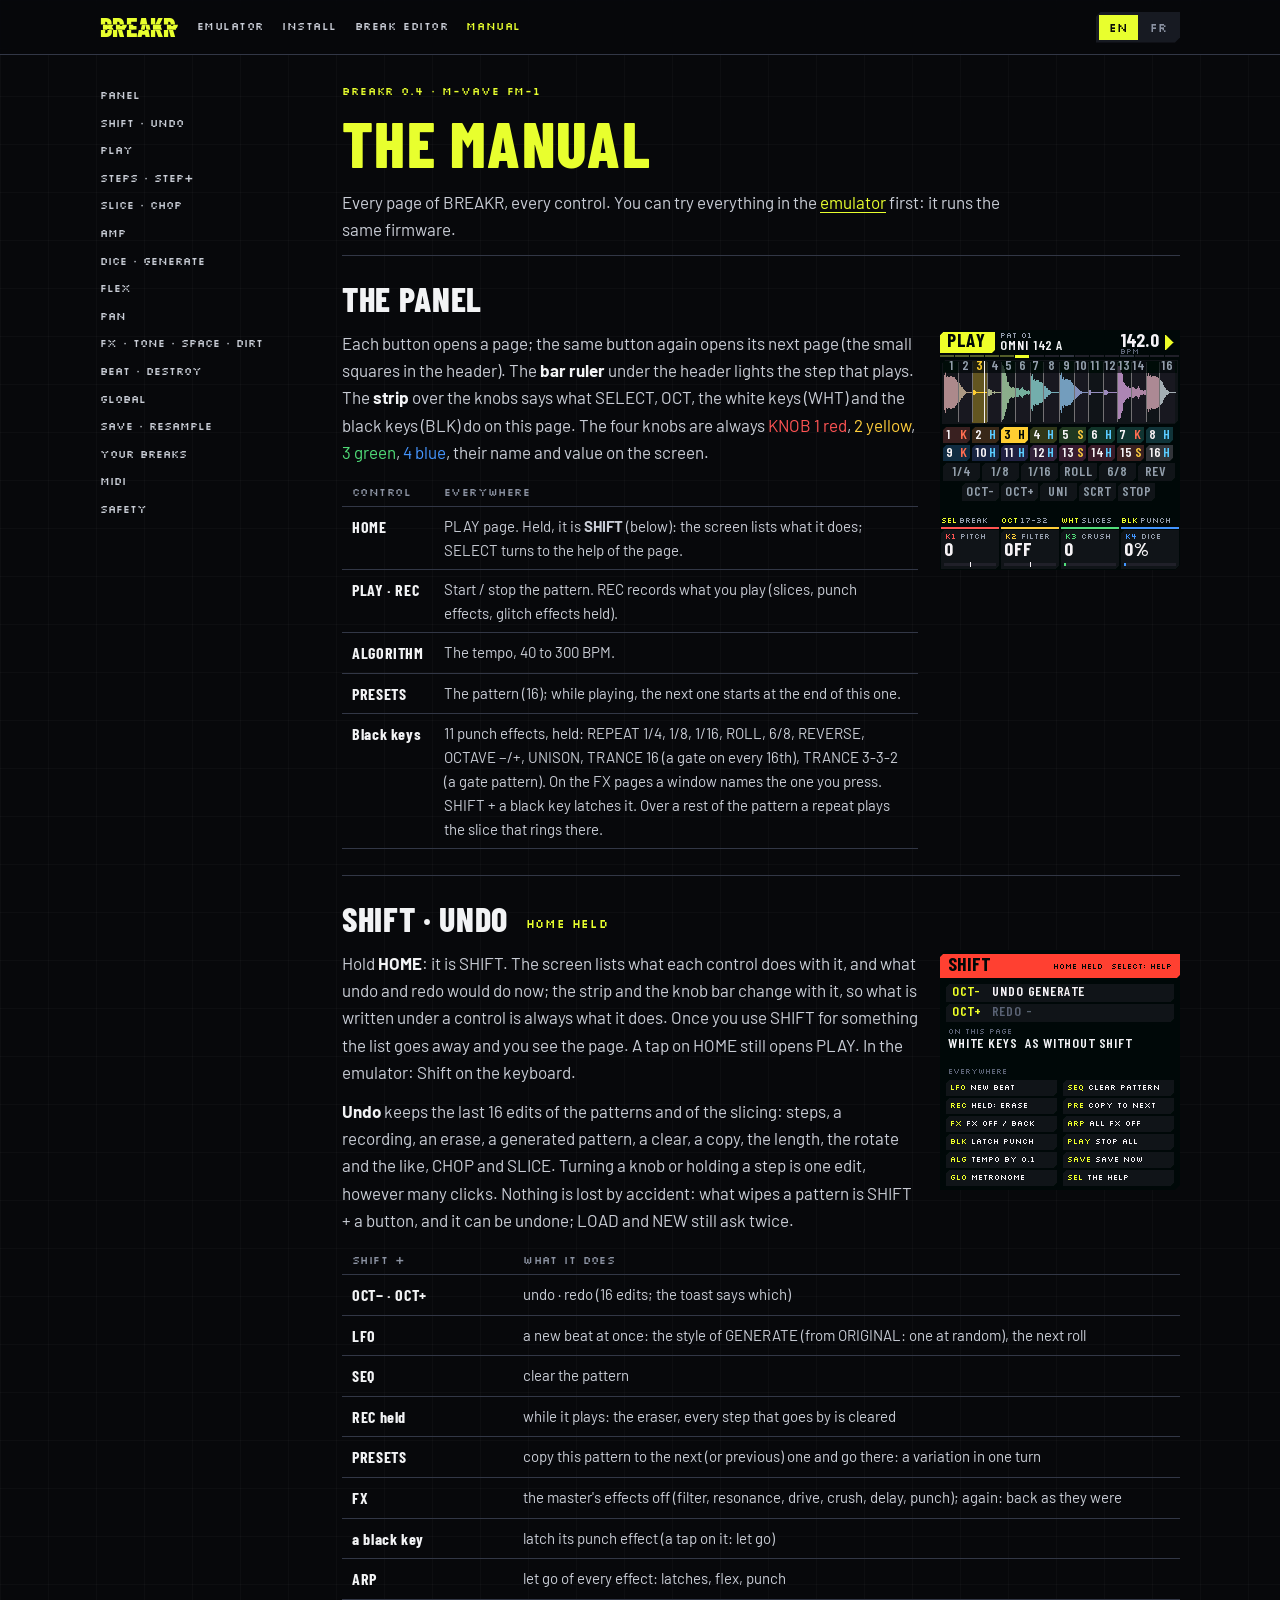
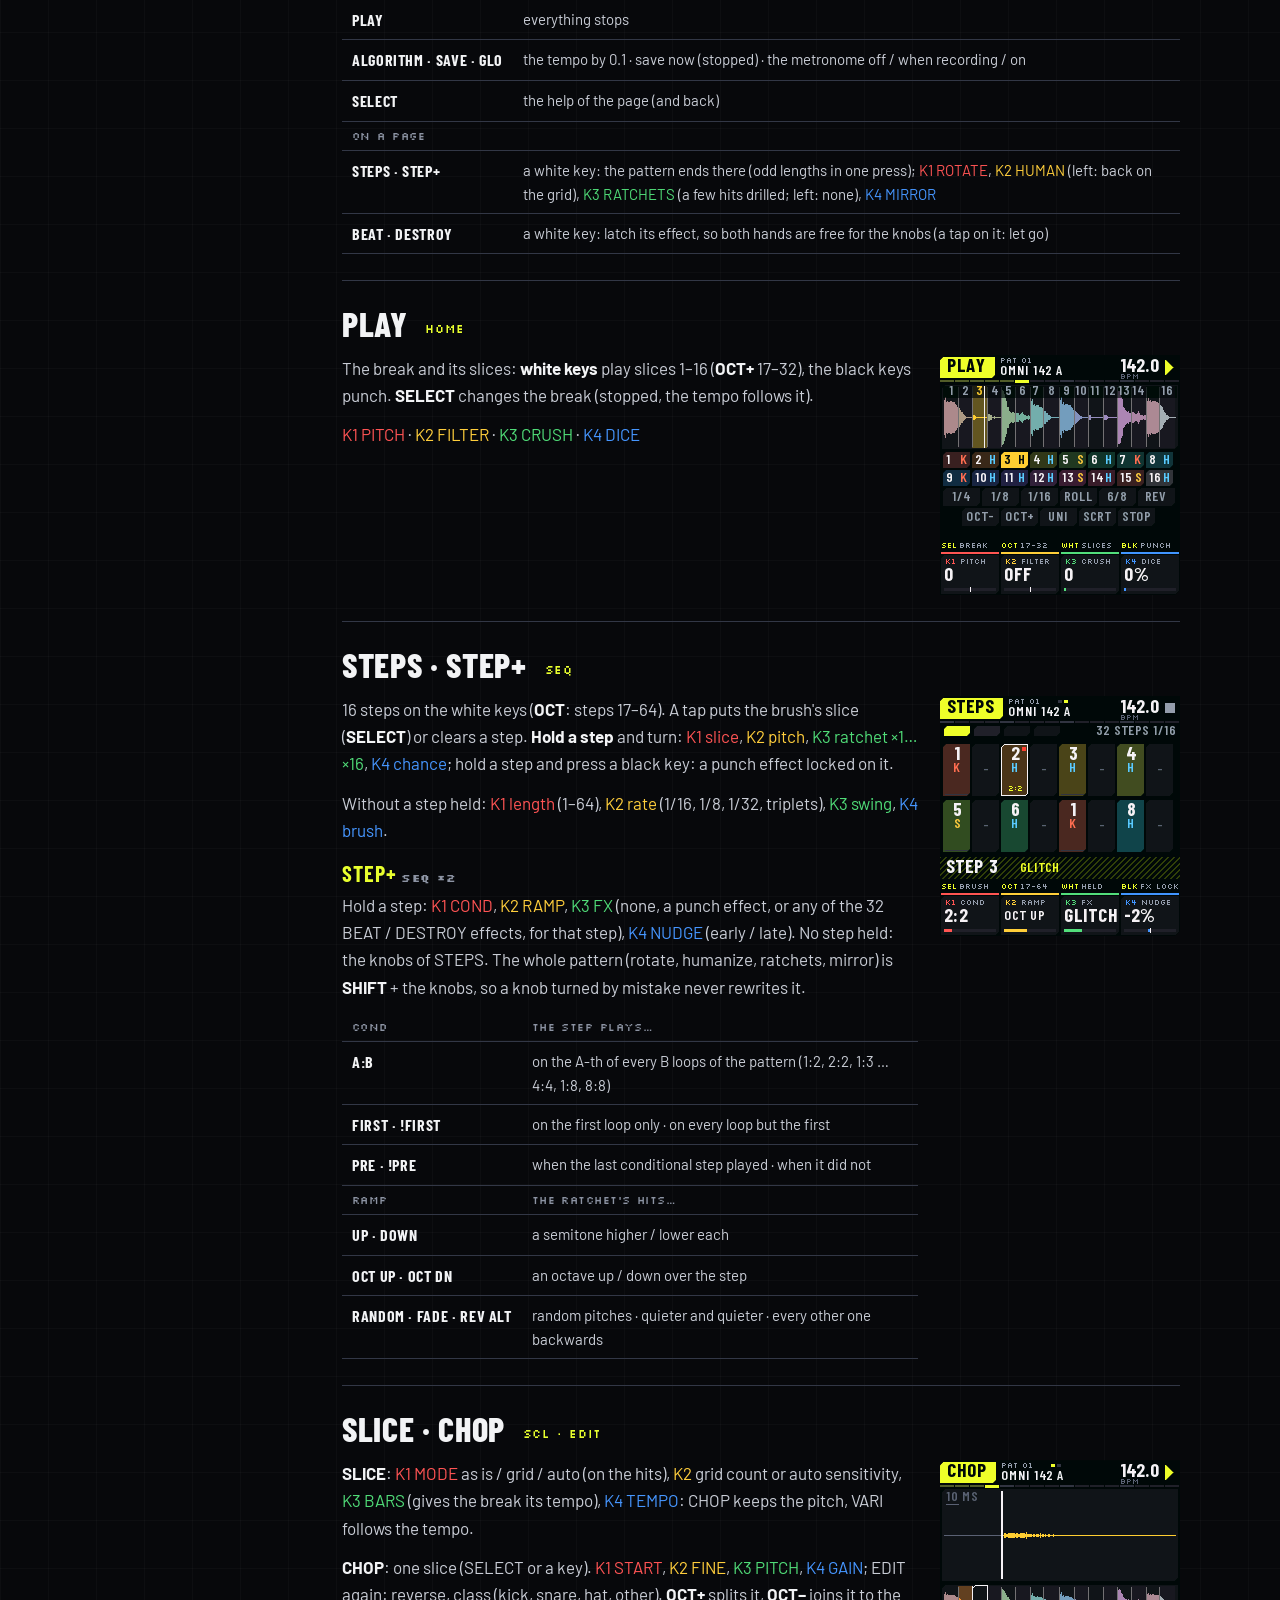
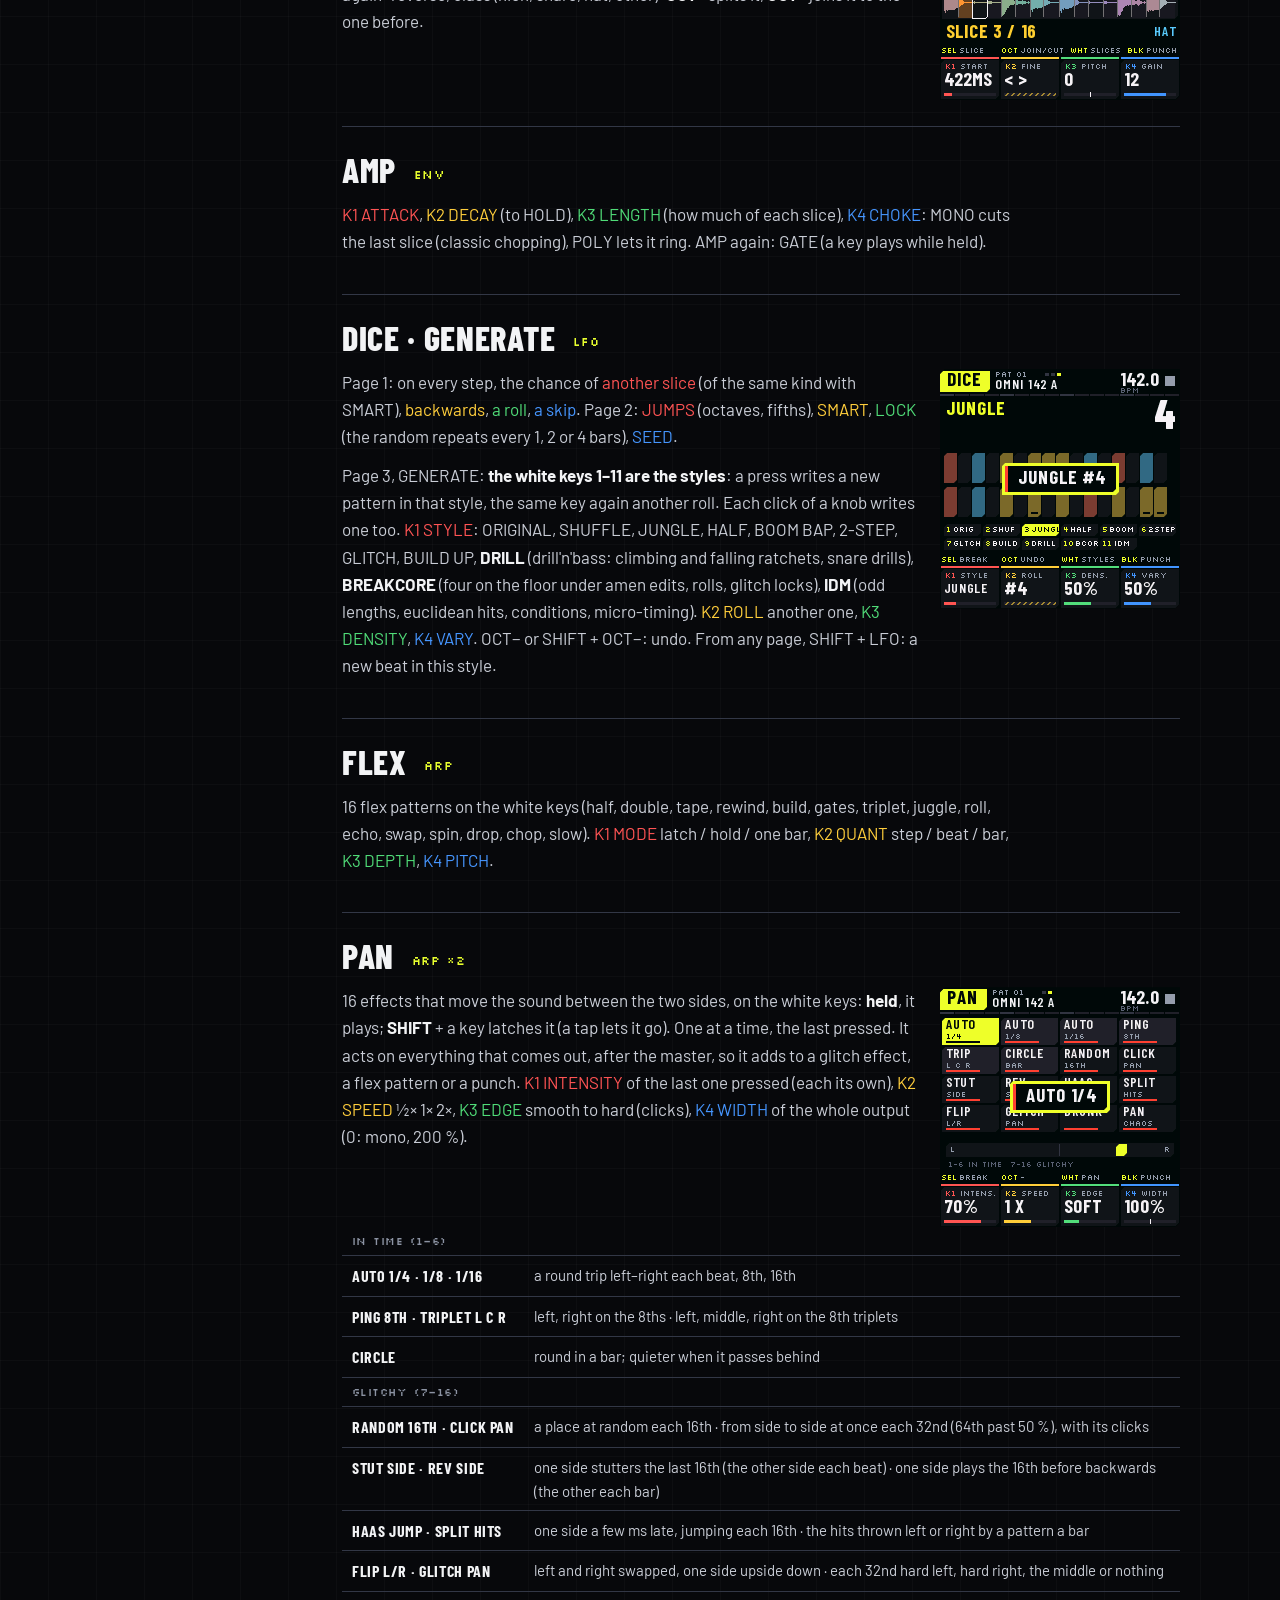
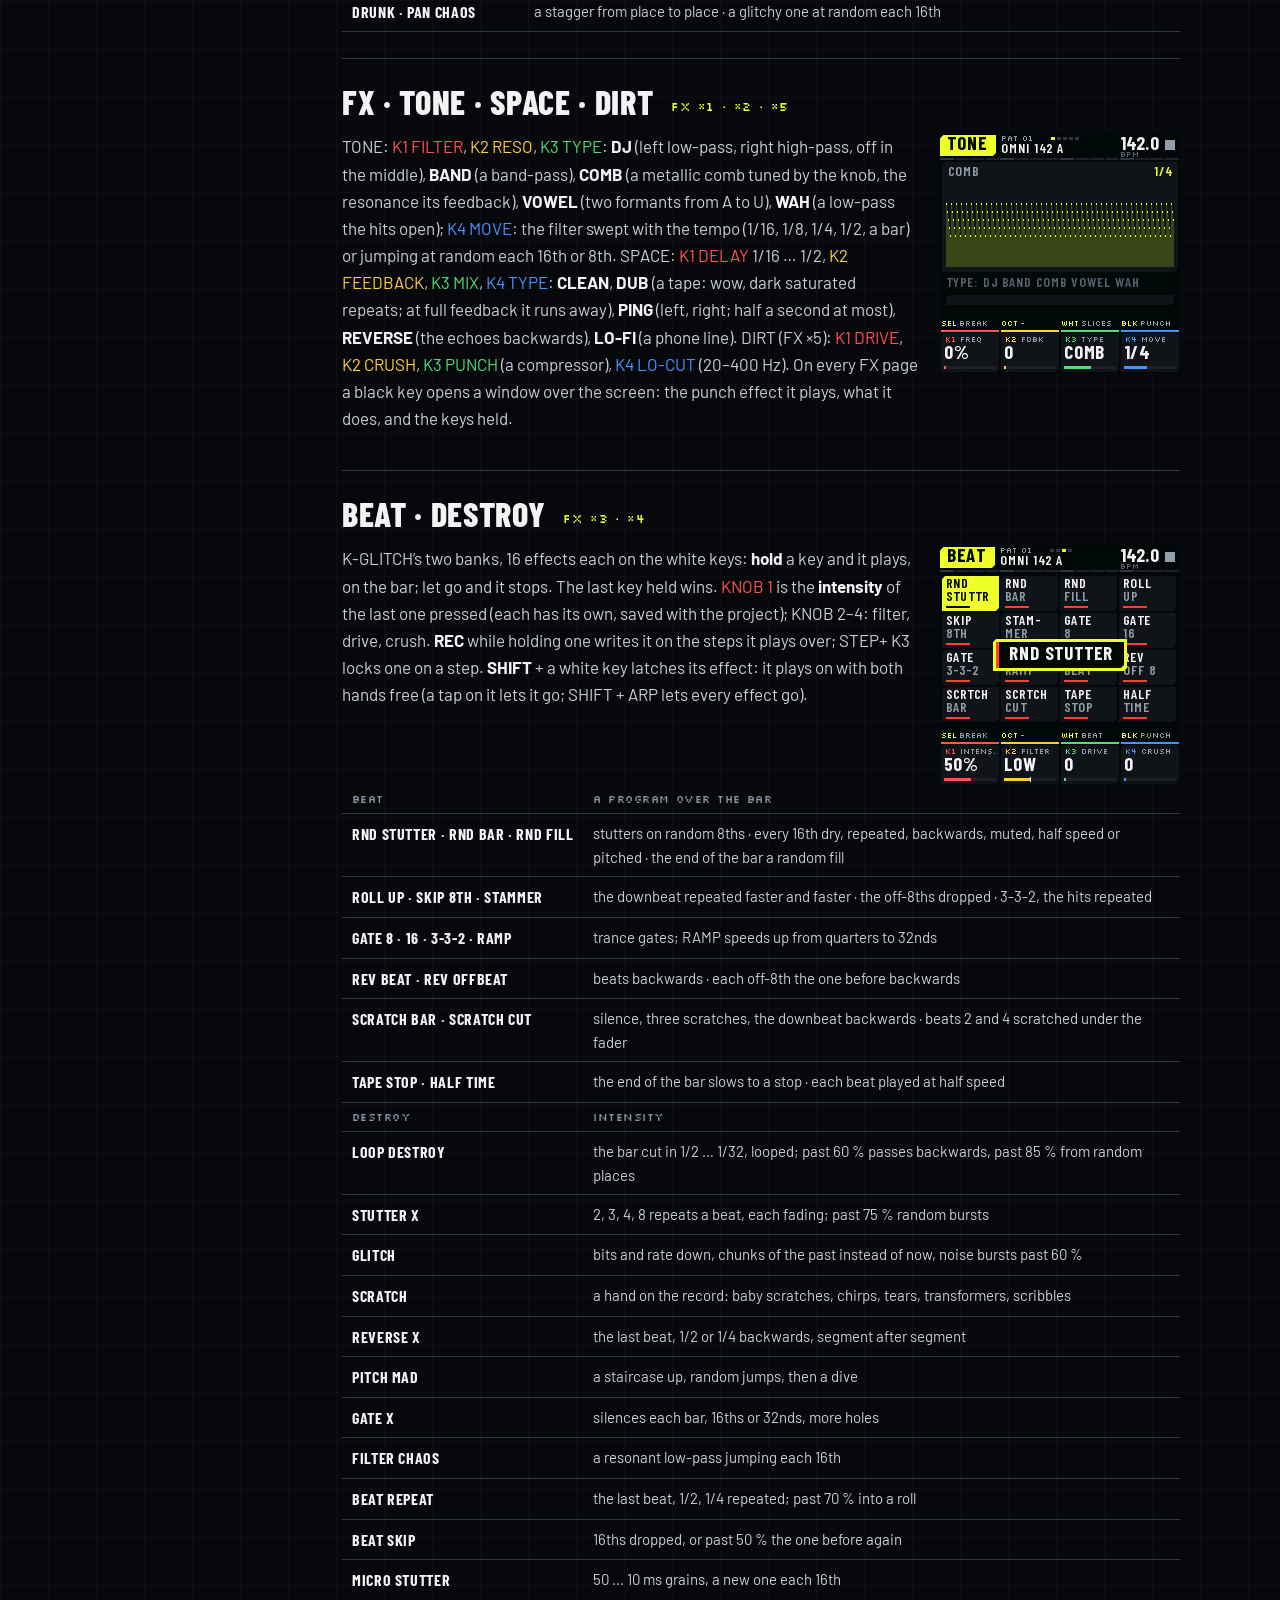
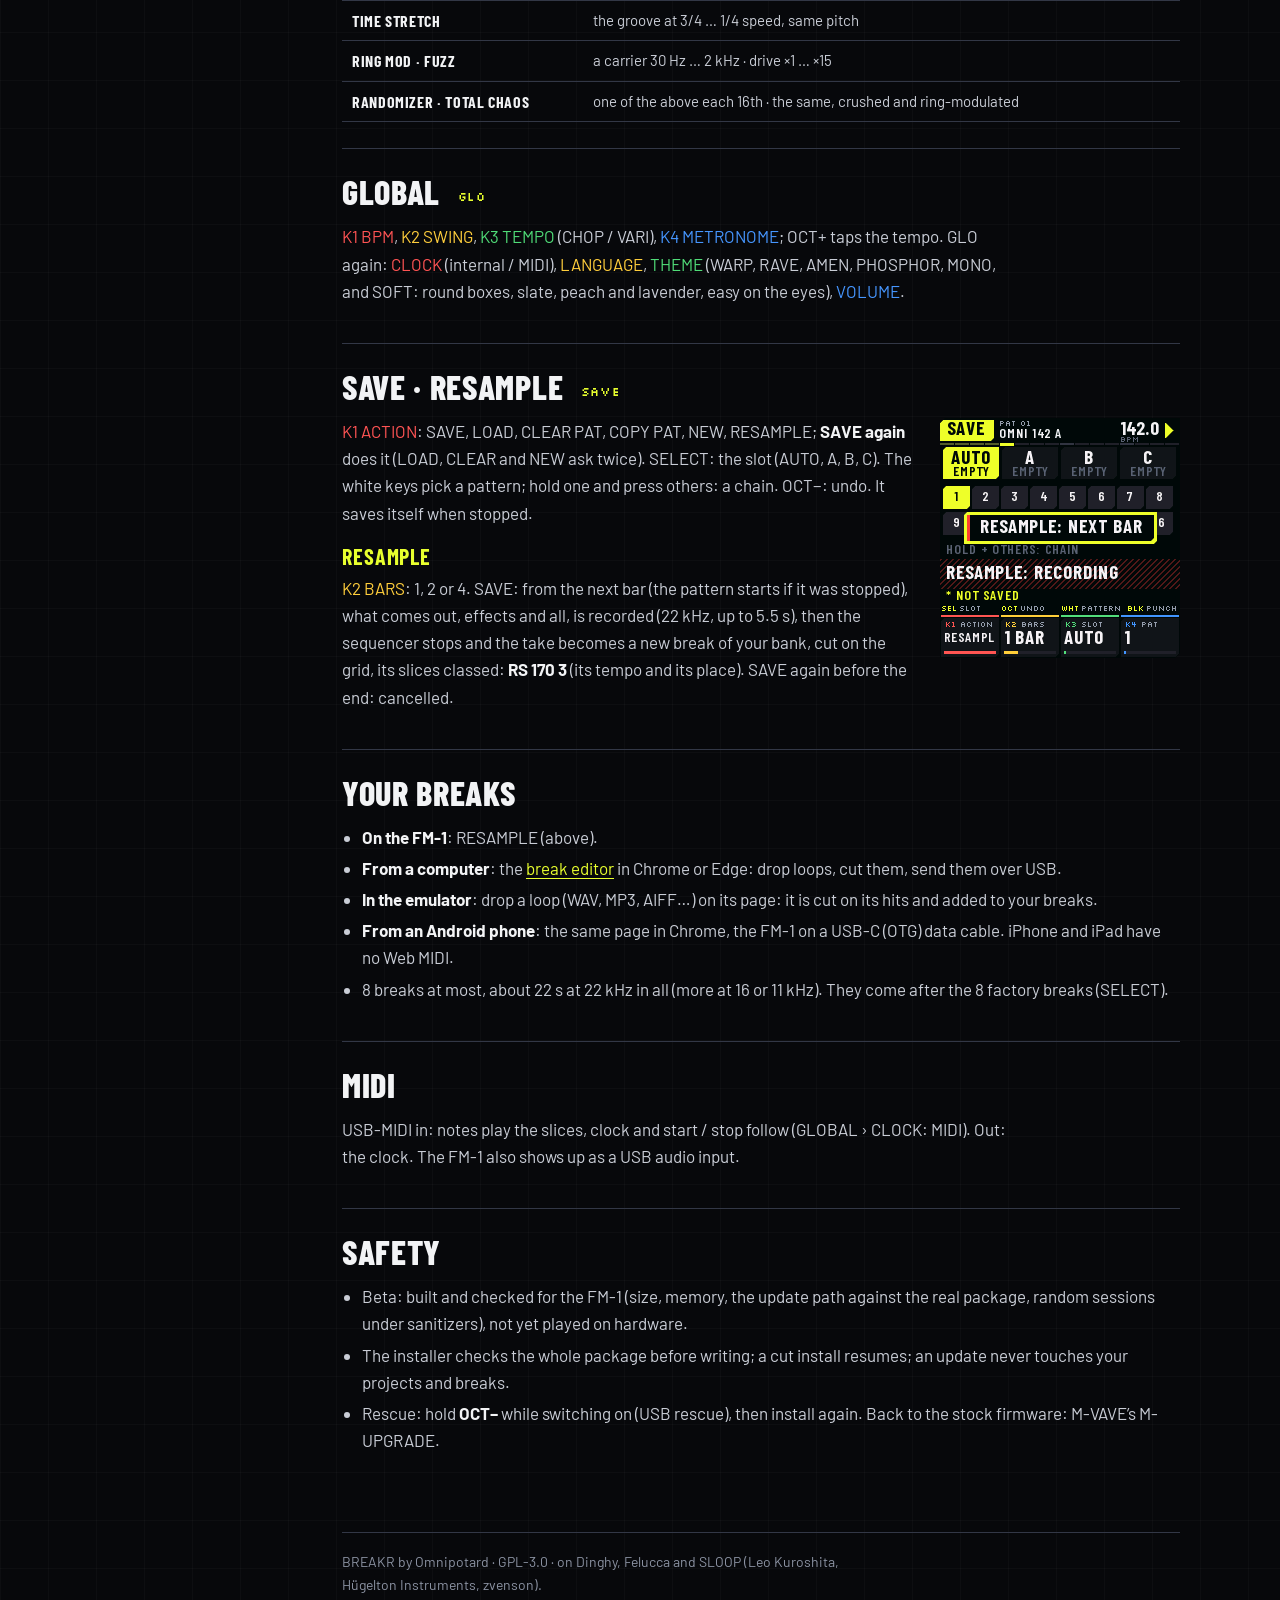
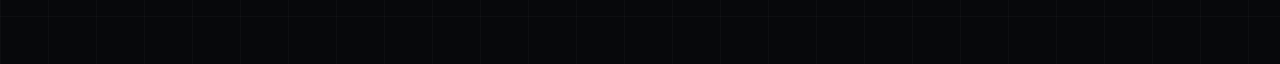
<file: manual.html>
<!doctype html>
<html lang="en" data-lang="en">
<head>
<meta charset="utf-8">
<meta name="viewport" content="width=device-width, initial-scale=1, viewport-fit=cover">
<title>BREAKR Manual</title>
<meta name="description" content="The BREAKR manual: every page, every control, the 32 glitch effects, conditions, ratchets, resampling, your own breaks.">
<meta name="theme-color" content="#07080b">
<meta name="color-scheme" content="dark">
<link rel="icon" href="data:image/svg+xml,%3Csvg xmlns='http://www.w3.org/2000/svg' viewBox='0 0 32 32'%3E%3Crect width='32' height='32' fill='%2307080b'/%3E%3Cpath d='M4 6h24v8H4z' fill='%23e8ff2e'/%3E%3Cpath d='M8 16h20v4H8z' fill='%23e8ff2e'/%3E%3Cpath d='M4 22h24v4H4z' fill='%23e8ff2e'/%3E%3C/svg%3E">
<link rel="preconnect" href="https://fonts.googleapis.com">
<link rel="preconnect" href="https://fonts.gstatic.com" crossorigin>
<link rel="stylesheet" href="https://fonts.googleapis.com/css2?family=Barlow+Condensed:wght@600;700;800&family=Barlow:wght@400;600&family=Silkscreen&family=IBM+Plex+Mono:wght@500&display=swap">
<link rel="stylesheet" href="site.css">
<style>
.layout { display: grid; grid-template-columns: 210px minmax(0, 1fr); gap: 32px; padding-top: 28px; }
.toc { position: sticky; top: calc(70px + env(safe-area-inset-top, 0px)); align-self: start; display: grid; gap: 2px; }
.toc a { font-family: var(--pixel); font-size: 11px; color: var(--text-2); text-decoration: none; padding: 4px 0; }
.toc a:hover { color: var(--sig); }
.doc h1 { font-weight: 800; font-size: clamp(42px, 7vw, 64px); margin-bottom: 14px; }
.doc h1 span { color: var(--sig); }
.doc section { padding-block: 26px; border-top: 1px solid var(--rule); }
.doc h2 { font-size: 34px; margin-bottom: 14px; }
.doc h2 small { font: 400 12px var(--pixel); color: var(--sig); letter-spacing: .05em; margin-left: 10px; vertical-align: middle; }
.doc h3 { margin: 18px 0 8px; color: var(--sig); }
.pg { display: grid; grid-template-columns: minmax(0, 1fr) 240px; gap: 22px; align-items: start; }
.pg img { image-rendering: pixelated; width: 240px; aspect-ratio: 1; clip-path: var(--cut-s); background: #000; }
table { border-collapse: collapse; width: 100%; font-size: 15px; }
.tw { overflow-x: auto; }
th, td { text-align: left; padding: 7px 10px; vertical-align: top; border-bottom: 1px solid var(--rule); color: var(--text-2); }
th { font: 400 11px var(--pixel); color: var(--muted); letter-spacing: .04em; text-transform: uppercase; }
td:first-child { color: var(--paper); font-family: var(--display); font-weight: 700; font-size: 16px; letter-spacing: .04em; white-space: nowrap; }
td .k { font-family: var(--pixel); font-size: 10px; }
.k1 { color: var(--k1); } .k2 { color: var(--k2); } .k3 { color: var(--k3); } .k4 { color: var(--k4); }
ul.tight { margin: 0 0 12px; padding-left: 20px; display: grid; gap: 4px; color: var(--text-2); }
@media (max-width: 860px) { .layout { grid-template-columns: minmax(0, 1fr); } .toc { position: static; grid-template-columns: repeat(auto-fill, minmax(130px, 1fr)); } .pg { grid-template-columns: minmax(0, 1fr); } }
</style>
</head>
<body>
<header class="topbar"><div class="wrap">
  <a class="mark" href="index.html" aria-label="BREAKR home"><span class="base" aria-hidden="true">BREAKR</span><span class="cut" aria-hidden="true">BREAKR</span></a>
  <nav class="nav" aria-label="Site">
    <a href="emulator/index.html"><span lang="en">EMULATOR</span><span lang="fr">ÉMULATEUR</span></a>
    <a href="installer.html"><span lang="en">INSTALL</span><span lang="fr">INSTALLER</span></a>
    <a href="editor/index.html"><span lang="en">BREAK EDITOR</span><span lang="fr">ÉDITEUR</span></a>
    <a href="manual.html" aria-current="page"><span lang="en">MANUAL</span><span lang="fr">MANUEL</span></a>
  </nav>
  <div class="langs" role="group" aria-label="Language"><button type="button" data-lang="en">EN</button><button type="button" data-lang="fr">FR</button></div>
</div></header>

<main class="wrap layout">
  <nav class="toc" aria-label="Contents">
    <a href="#panel">PANEL</a><a href="#shift">SHIFT · UNDO</a><a href="#play">PLAY</a><a href="#steps">STEPS · STEP+</a><a href="#slice">SLICE · CHOP</a><a href="#amp">AMP</a>
    <a href="#dice">DICE · GENERATE</a><a href="#flex">FLEX</a><a href="#pan">PAN</a><a href="#fx">FX · TONE · SPACE · DIRT</a><a href="#glitch">BEAT · DESTROY</a>
    <a href="#global">GLOBAL</a><a href="#save">SAVE · RESAMPLE</a><a href="#breaks"><span lang="en">YOUR BREAKS</span><span lang="fr">TES BREAKS</span></a><a href="#midi">MIDI</a><a href="#safety"><span lang="en">SAFETY</span><span lang="fr">SÉCURITÉ</span></a>
  </nav>
  <article class="doc">
    <span class="eyebrow">BREAKR 0.4 · M-VAVE FM-1</span>
    <h1><span lang="en">The <span>manual</span></span><span lang="fr">Le <span>manuel</span></span></h1>
    <p><span lang="en">Every page of BREAKR, every control. You can try everything in the <a href="emulator/index.html">emulator</a> first: it runs the same firmware.</span><span lang="fr">Chaque page de BREAKR, chaque commande. Tu peux tout essayer d’abord dans l’<a href="emulator/index.html">émulateur</a> : il fait tourner le même firmware.</span></p>

    <section id="panel">
      <h2><span lang="en">The panel</span><span lang="fr">Le panneau</span></h2>
      <div class="pg"><div>
        <p><span lang="en">Each button opens a page; the same button again opens its next page (the small squares in the header). The <b>bar ruler</b> under the header lights the step that plays. The <b>strip</b> over the knobs says what SELECT, OCT, the white keys (WHT) and the black keys (BLK) do on this page. The four knobs are always <span class="k1">KNOB 1 red</span>, <span class="k2">2 yellow</span>, <span class="k3">3 green</span>, <span class="k4">4 blue</span>, their name and value on the screen.</span>
           <span lang="fr">Chaque bouton ouvre une page ; le même bouton encore ouvre sa page suivante (les petits carrés dans l’en-tête). La <b>règle de mesure</b> sous l’en-tête allume le pas qui joue. Le <b>bandeau</b> au-dessus des knobs dit ce que font SELECT, OCT, les touches blanches (WHT) et noires (BLK) sur cette page. Les quatre knobs sont toujours <span class="k1">KNOB 1 rouge</span>, <span class="k2">2 jaune</span>, <span class="k3">3 vert</span>, <span class="k4">4 bleu</span>, leur nom et leur valeur à l’écran.</span></p>
        <div class="tw"><table>
          <tr><th><span lang="en">Control</span><span lang="fr">Commande</span></th><th><span lang="en">Everywhere</span><span lang="fr">Partout</span></th></tr>
          <tr><td>HOME</td><td><span lang="en">PLAY page. Held, it is <b>SHIFT</b> (below): the screen lists what it does; SELECT turns to the help of the page.</span><span lang="fr">Page PLAY. Tenu, c’est <b>SHIFT</b> (plus bas) : l’écran liste ce qu’il fait ; SELECT passe à l’aide de la page.</span></td></tr>
          <tr><td>PLAY · REC</td><td><span lang="en">Start / stop the pattern. REC records what you play (slices, punch effects, glitch effects held).</span><span lang="fr">Lance / arrête le pattern. REC enregistre ce que tu joues (tranches, effets punch, effets glitch tenus).</span></td></tr>
          <tr><td>ALGORITHM</td><td><span lang="en">The tempo, 40 to 300 BPM.</span><span lang="fr">Le tempo, de 40 à 300 BPM.</span></td></tr>
          <tr><td>PRESETS</td><td><span lang="en">The pattern (16); while playing, the next one starts at the end of this one.</span><span lang="fr">Le pattern (16) ; en lecture, le suivant part à la fin de celui-ci.</span></td></tr>
          <tr><td><span lang="en">Black keys</span><span lang="fr">Touches noires</span></td><td><span lang="en">11 punch effects, held: REPEAT 1/4, 1/8, 1/16, ROLL, 6/8, REVERSE, OCTAVE −/+, UNISON, TRANCE 16 (a gate on every 16th), TRANCE 3-3-2 (a gate pattern). On the FX pages a window names the one you press. SHIFT + a black key latches it. Over a rest of the pattern a repeat plays the slice that rings there.</span><span lang="fr">11 effets punch, tenus : REPEAT 1/4, 1/8, 1/16, ROLL, 6/8, REVERSE, OCTAVE −/+, UNISON, TRANCE 16 (un gate à chaque double-croche), TRANCE 3-3-2 (un motif de gate). Sur les pages FX, une fenêtre nomme celui que tu appuies. SHIFT + une noire le verrouille. Sur un silence du pattern, un repeat rejoue la tranche qui y résonne.</span></td></tr>
        </table></div>
      </div><img src="docs/img/02-play-running.png" alt="PLAY" width="480" height="480" loading="lazy"></div>
    </section>

    <section id="shift">
      <h2>SHIFT · <span lang="en">UNDO</span><span lang="fr">ANNULER</span> <small><span lang="en">HOME HELD</span><span lang="fr">HOME TENU</span></small></h2>
      <div class="pg"><div>
        <p><span lang="en">Hold <b>HOME</b>: it is SHIFT. The screen lists what each control does with it, and what undo and redo would do now; the strip and the knob bar change with it, so what is written under a control is always what it does. Once you use SHIFT for something the list goes away and you see the page. A tap on HOME still opens PLAY. In the emulator: Shift on the keyboard.</span>
           <span lang="fr">Tiens <b>HOME</b> : c’est SHIFT. L’écran liste ce que fait chaque commande avec, et ce qu’annuler et rétablir feraient maintenant ; le bandeau et la barre des knobs changent avec, donc ce qui est écrit sous une commande est toujours ce qu’elle fait. Dès que tu fais quelque chose avec SHIFT, la liste s’efface et tu vois la page. Un appui bref sur HOME ouvre toujours PLAY. Dans l’émulateur : Maj au clavier.</span></p>
        <p><span lang="en"><b>Undo</b> keeps the last 16 edits of the patterns and of the slicing: steps, a recording, an erase, a generated pattern, a clear, a copy, the length, the rotate and the like, CHOP and SLICE. Turning a knob or holding a step is one edit, however many clicks. Nothing is lost by accident: what wipes a pattern is SHIFT + a button, and it can be undone; LOAD and NEW still ask twice.</span>
           <span lang="fr"><b>Annuler</b> garde les 16 dernières modifications des patterns et du découpage : des pas, un enregistrement, une gomme, un pattern généré, un effacement, une copie, la longueur, décaler et compagnie, CHOP et SLICE. Tourner un knob ou tenir un pas compte pour une seule modification, quel que soit le nombre de crans. Rien ne se perd par accident : ce qui vide un pattern est SHIFT + un bouton, et s’annule ; CHARGER et NOUVEAU demandent toujours deux fois.</span></p>
      </div><img src="docs/img/17-shift.png" alt="SHIFT: HOME held" width="480" height="480" loading="lazy"></div>
      <div class="tw"><table>
        <tr><th>SHIFT +</th><th><span lang="en">What it does</span><span lang="fr">Ce que ça fait</span></th></tr>
        <tr><td>OCT− · OCT+</td><td><span lang="en">undo · redo (16 edits; the toast says which)</span><span lang="fr">annuler · rétablir (16 modifications ; le message dit laquelle)</span></td></tr>
        <tr><td>LFO</td><td><span lang="en">a new beat at once: the style of GENERATE (from ORIGINAL: one at random), the next roll</span><span lang="fr">un nouveau beat d’un coup : le style de GÉNÉRER (depuis ORIGINAL : un au hasard), le tirage suivant</span></td></tr>
        <tr><td>SEQ</td><td><span lang="en">clear the pattern</span><span lang="fr">effacer le pattern</span></td></tr>
        <tr><td><span lang="en">REC held</span><span lang="fr">REC tenu</span></td><td><span lang="en">while it plays: the eraser, every step that goes by is cleared</span><span lang="fr">pendant la lecture : la gomme, chaque pas qui passe est effacé</span></td></tr>
        <tr><td>PRESETS</td><td><span lang="en">copy this pattern to the next (or previous) one and go there: a variation in one turn</span><span lang="fr">copier ce pattern dans le suivant (ou le précédent) et y aller : une variation en un cran</span></td></tr>
        <tr><td>FX</td><td><span lang="en">the master's effects off (filter, resonance, drive, crush, delay, punch); again: back as they were</span><span lang="fr">couper les effets du master (filtre, résonance, drive, crush, delay, punch) ; encore : ils reviennent</span></td></tr>
        <tr><td><span lang="en">a black key</span><span lang="fr">une noire</span></td><td><span lang="en">latch its punch effect (a tap on it: let go)</span><span lang="fr">verrouiller son effet punch (un appui dessus : relâché)</span></td></tr>
        <tr><td>ARP</td><td><span lang="en">let go of every effect: latches, flex, punch</span><span lang="fr">lâcher tous les effets : verrous, flex, punch</span></td></tr>
        <tr><td>PLAY</td><td><span lang="en">everything stops</span><span lang="fr">tout s’arrête</span></td></tr>
        <tr><td>ALGORITHM · SAVE · GLO</td><td><span lang="en">the tempo by 0.1 · save now (stopped) · the metronome off / when recording / on</span><span lang="fr">le tempo au 0,1 · sauver tout de suite (à l’arrêt) · le métronome off / en enregistrement / on</span></td></tr>
        <tr><td>SELECT</td><td><span lang="en">the help of the page (and back)</span><span lang="fr">l’aide de la page (et retour)</span></td></tr>
        <tr><th><span lang="en">On a page</span><span lang="fr">Sur une page</span></th><th></th></tr>
        <tr><td>STEPS · STEP+</td><td><span lang="en">a white key: the pattern ends there (odd lengths in one press); <span class="k1">K1 ROTATE</span>, <span class="k2">K2 HUMAN</span> (left: back on the grid), <span class="k3">K3 RATCHETS</span> (a few hits drilled; left: none), <span class="k4">K4 MIRROR</span></span><span lang="fr">une blanche : le pattern finit là (des longueurs impaires d’un appui) ; <span class="k1">K1 DÉCALER</span>, <span class="k2">K2 HUMAIN</span> (à gauche : sur la grille), <span class="k3">K3 RATCHETS</span> (quelques coups drillés ; à gauche : aucun), <span class="k4">K4 MIROIR</span></span></td></tr>
        <tr><td>BEAT · DESTROY</td><td><span lang="en">a white key: latch its effect, so both hands are free for the knobs (a tap on it: let go)</span><span lang="fr">une blanche : verrouiller son effet, les deux mains libres pour les knobs (un appui dessus : relâché)</span></td></tr>
      </table></div>
    </section>

    <section id="play">
      <h2>PLAY <small>HOME</small></h2>
      <div class="pg"><div>
        <p><span lang="en">The break and its slices: <b>white keys</b> play slices 1–16 (<b>OCT+</b> 17–32), the black keys punch. <b>SELECT</b> changes the break (stopped, the tempo follows it).</span><span lang="fr">Le break et ses tranches : les <b>touches blanches</b> jouent les tranches 1–16 (<b>OCT+</b> 17–32), les noires frappent. <b>SELECT</b> change de break (à l’arrêt, le tempo le suit).</span></p>
        <p><span class="k1">K1 PITCH</span> · <span class="k2">K2 FILTER</span> · <span class="k3">K3 CRUSH</span> · <span class="k4">K4 DICE</span></p>
      </div><img src="docs/img/02-play-running.png" alt="PLAY" width="480" height="480" loading="lazy"></div>
    </section>

    <section id="steps">
      <h2>STEPS · STEP+ <small>SEQ</small></h2>
      <div class="pg"><div>
        <p><span lang="en">16 steps on the white keys (<b>OCT</b>: steps 17–64). A tap puts the brush's slice (<b>SELECT</b>) or clears a step. <b>Hold a step</b> and turn: <span class="k1">K1 slice</span>, <span class="k2">K2 pitch</span>, <span class="k3">K3 ratchet ×1…×16</span>, <span class="k4">K4 chance</span>; hold a step and press a black key: a punch effect locked on it.</span>
           <span lang="fr">16 pas sur les touches blanches (<b>OCT</b> : pas 17–64). Un appui pose la tranche du pinceau (<b>SELECT</b>) ou vide un pas. <b>Tiens un pas</b> et tourne : <span class="k1">K1 tranche</span>, <span class="k2">K2 hauteur</span>, <span class="k3">K3 ratchet ×1…×16</span>, <span class="k4">K4 chance</span> ; tiens un pas et appuie sur une noire : un effet punch verrouillé dessus.</span></p>
        <p><span lang="en">Without a step held: <span class="k1">K1 length</span> (1–64), <span class="k2">K2 rate</span> (1/16, 1/8, 1/32, triplets), <span class="k3">K3 swing</span>, <span class="k4">K4 brush</span>.</span><span lang="fr">Sans pas tenu : <span class="k1">K1 longueur</span> (1–64), <span class="k2">K2 pas</span> (1/16, 1/8, 1/32, triolets), <span class="k3">K3 swing</span>, <span class="k4">K4 pinceau</span>.</span></p>
        <h3>STEP+ <span class="px">SEQ ×2</span></h3>
        <p><span lang="en">Hold a step: <span class="k1">K1 COND</span>, <span class="k2">K2 RAMP</span>, <span class="k3">K3 FX</span> (none, a punch effect, or any of the 32 BEAT / DESTROY effects, for that step), <span class="k4">K4 NUDGE</span> (early / late). No step held: the knobs of STEPS. The whole pattern (rotate, humanize, ratchets, mirror) is <b>SHIFT</b> + the knobs, so a knob turned by mistake never rewrites it.</span>
           <span lang="fr">Tiens un pas : <span class="k1">K1 COND</span>, <span class="k2">K2 RAMPE</span>, <span class="k3">K3 FX</span> (aucun, un effet punch, ou l’un des 32 effets BEAT / DESTROY, pour ce pas), <span class="k4">K4 NUDGE</span> (en avance / en retard). Sans pas tenu : les knobs de PAS. Le pattern entier (décaler, humaniser, ratchets, miroir) est <b>SHIFT</b> + les knobs : un knob tourné par erreur ne le réécrit jamais.</span></p>
        <div class="tw"><table>
          <tr><th>COND</th><th><span lang="en">The step plays…</span><span lang="fr">Le pas joue…</span></th></tr>
          <tr><td>A:B</td><td><span lang="en">on the A-th of every B loops of the pattern (1:2, 2:2, 1:3 … 4:4, 1:8, 8:8)</span><span lang="fr">à la A-ième de chaque série de B boucles du pattern (1:2, 2:2, 1:3 … 4:4, 1:8, 8:8)</span></td></tr>
          <tr><td>FIRST · !FIRST</td><td><span lang="en">on the first loop only · on every loop but the first</span><span lang="fr">à la première boucle seulement · à toutes sauf la première</span></td></tr>
          <tr><td>PRE · !PRE</td><td><span lang="en">when the last conditional step played · when it did not</span><span lang="fr">si le dernier pas conditionnel a joué · s’il n’a pas joué</span></td></tr>
          <tr><th>RAMP</th><th><span lang="en">The ratchet's hits…</span><span lang="fr">Les coups du ratchet…</span></th></tr>
          <tr><td>UP · DOWN</td><td><span lang="en">a semitone higher / lower each</span><span lang="fr">un demi-ton plus haut / plus bas chacun</span></td></tr>
          <tr><td>OCT UP · OCT DN</td><td><span lang="en">an octave up / down over the step</span><span lang="fr">une octave en montant / en descendant sur le pas</span></td></tr>
          <tr><td>RANDOM · FADE · REV ALT</td><td><span lang="en">random pitches · quieter and quieter · every other one backwards</span><span lang="fr">hauteurs au hasard · de plus en plus doux · un sur deux à l’envers</span></td></tr>
        </table></div>
      </div><img src="docs/img/20-step-plus-held.png" alt="STEP+" width="480" height="480" loading="lazy"></div>
    </section>

    <section id="slice">
      <h2>SLICE · CHOP <small>SCL · EDIT</small></h2>
      <div class="pg"><div>
        <p><span lang="en"><b>SLICE</b>: <span class="k1">K1 MODE</span> as is / grid / auto (on the hits), <span class="k2">K2</span> grid count or auto sensitivity, <span class="k3">K3 BARS</span> (gives the break its tempo), <span class="k4">K4 TEMPO</span>: CHOP keeps the pitch, VARI follows the tempo.</span>
           <span lang="fr"><b>DÉCOUPE</b> : <span class="k1">K1 MODE</span> tel quel / grille / auto (sur les frappes), <span class="k2">K2</span> nombre de la grille ou sensibilité, <span class="k3">K3 MESURES</span> (donne son tempo au break), <span class="k4">K4 TEMPO</span> : CHOP garde la hauteur, VARI suit le tempo.</span></p>
        <p><span lang="en"><b>CHOP</b>: one slice (SELECT or a key). <span class="k1">K1 START</span>, <span class="k2">K2 FINE</span>, <span class="k3">K3 PITCH</span>, <span class="k4">K4 GAIN</span>; EDIT again: reverse, class (kick, snare, hat, other). <b>OCT+</b> splits it, <b>OCT−</b> joins it to the one before.</span>
           <span lang="fr"><b>CHOP</b> : une tranche (SELECT ou une touche). <span class="k1">K1 DÉBUT</span>, <span class="k2">K2 FIN</span>, <span class="k3">K3 HAUTEUR</span>, <span class="k4">K4 GAIN</span> ; EDIT encore : envers, genre (kick, caisse claire, charleston, autre). <b>OCT+</b> la coupe en deux, <b>OCT−</b> la joint à la précédente.</span></p>
      </div><img src="docs/img/06-chop.png" alt="CHOP" width="480" height="480" loading="lazy"></div>
    </section>

    <section id="amp">
      <h2>AMP <small>ENV</small></h2>
      <p><span lang="en"><span class="k1">K1 ATTACK</span>, <span class="k2">K2 DECAY</span> (to HOLD), <span class="k3">K3 LENGTH</span> (how much of each slice), <span class="k4">K4 CHOKE</span>: MONO cuts the last slice (classic chopping), POLY lets it ring. AMP again: GATE (a key plays while held).</span>
         <span lang="fr"><span class="k1">K1 ATTAQUE</span>, <span class="k2">K2 DECAY</span> (jusqu’à HOLD), <span class="k3">K3 LONGUEUR</span> (quelle part de chaque tranche), <span class="k4">K4 CHOKE</span> : MONO coupe la tranche d’avant (le chop classique), POLY la laisse résonner. AMP encore : GATE (une touche joue tant qu’elle est tenue).</span></p>
    </section>

    <section id="dice">
      <h2>DICE · GENERATE <small>LFO</small></h2>
      <div class="pg"><div>
        <p><span lang="en">Page 1: on every step, the chance of <span class="k1">another slice</span> (of the same kind with SMART), <span class="k2">backwards</span>, <span class="k3">a roll</span>, <span class="k4">a skip</span>. Page 2: <span class="k1">JUMPS</span> (octaves, fifths), <span class="k2">SMART</span>, <span class="k3">LOCK</span> (the random repeats every 1, 2 or 4 bars), <span class="k4">SEED</span>.</span>
           <span lang="fr">Page 1 : à chaque pas, la chance d’<span class="k1">une autre tranche</span> (du même genre avec SMART), <span class="k2">à l’envers</span>, <span class="k3">d’un roll</span>, <span class="k4">d’un saut</span>. Page 2 : <span class="k1">SAUTS</span> (octaves, quintes), <span class="k2">SMART</span>, <span class="k3">LOCK</span> (le hasard se répète toutes les 1, 2 ou 4 mesures), <span class="k4">SEED</span>.</span></p>
        <p><span lang="en">Page 3, GENERATE: <b>the white keys 1–11 are the styles</b>: a press writes a new pattern in that style, the same key again another roll. Each click of a knob writes one too. <span class="k1">K1 STYLE</span>: ORIGINAL, SHUFFLE, JUNGLE, HALF, BOOM BAP, 2-STEP, GLITCH, BUILD UP, <b>DRILL</b> (drill'n'bass: climbing and falling ratchets, snare drills), <b>BREAKCORE</b> (four on the floor under amen edits, rolls, glitch locks), <b>IDM</b> (odd lengths, euclidean hits, conditions, micro-timing). <span class="k2">K2 ROLL</span> another one, <span class="k3">K3 DENSITY</span>, <span class="k4">K4 VARY</span>. OCT− or SHIFT + OCT−: undo. From any page, SHIFT + LFO: a new beat in this style.</span>
           <span lang="fr">Page 3, GÉNÉRER : <b>les touches blanches 1–11 sont les styles</b> : un appui écrit un nouveau pattern dans ce style, la même touche encore un autre tirage. Chaque cran d’un knob en écrit un aussi. <span class="k1">K1 STYLE</span> : ORIGINAL, SHUFFLE, JUNGLE, HALF, BOOM BAP, 2-STEP, GLITCH, BUILD UP, <b>DRILL</b> (drill'n'bass : ratchets qui montent et descendent, drills de caisse claire), <b>BREAKCORE</b> (quatre-temps sous des edits d’amen, rolls, verrous glitch), <b>IDM</b> (longueurs impaires, frappes euclidiennes, conditions, micro-décalages). <span class="k2">K2 TIRAGE</span> un autre, <span class="k3">K3 DENSITÉ</span>, <span class="k4">K4 VARIATION</span>. OCT− ou SHIFT + OCT− : annuler. De n’importe quelle page, SHIFT + LFO : un nouveau beat dans ce style.</span></p>
      </div><img src="docs/img/34-generate-keys.png" alt="GENERATE: the styles on the white keys" width="480" height="480" loading="lazy"></div>
    </section>

    <section id="flex">
      <h2>FLEX <small>ARP</small></h2>
      <p><span lang="en">16 flex patterns on the white keys (half, double, tape, rewind, build, gates, triplet, juggle, roll, echo, swap, spin, drop, chop, slow). <span class="k1">K1 MODE</span> latch / hold / one bar, <span class="k2">K2 QUANT</span> step / beat / bar, <span class="k3">K3 DEPTH</span>, <span class="k4">K4 PITCH</span>.</span>
         <span lang="fr">16 patterns flex sur les touches blanches (half, double, tape, rewind, build, gates, triplet, juggle, roll, echo, swap, spin, drop, chop, slow). <span class="k1">K1 MODE</span> latch / hold / une mesure, <span class="k2">K2 QUANT</span> pas / temps / mesure, <span class="k3">K3 PROFONDEUR</span>, <span class="k4">K4 PITCH</span>.</span></p>
    </section>

    <section id="pan">
      <h2>PAN <small>ARP ×2</small></h2>
      <div class="pg"><div>
        <p><span lang="en">16 effects that move the sound between the two sides, on the white keys: <b>held</b>, it plays; <b>SHIFT</b> + a key latches it (a tap lets it go). One at a time, the last pressed. It acts on everything that comes out, after the master, so it adds to a glitch effect, a flex pattern or a punch. <span class="k1">K1 INTENSITY</span> of the last one pressed (each its own), <span class="k2">K2 SPEED</span> ½× 1× 2×, <span class="k3">K3 EDGE</span> smooth to hard (clicks), <span class="k4">K4 WIDTH</span> of the whole output (0: mono, 200 %).</span>
           <span lang="fr">16 effets qui déplacent le son entre les deux côtés, sur les touches blanches : <b>tenu</b>, il joue ; <b>SHIFT</b> + une touche le verrouille (un appui le relâche). Un à la fois, le dernier appuyé. Il agit sur tout ce qui sort, après le master : il s’ajoute à un effet glitch, un flex ou un punch. <span class="k1">K1 INTENSITÉ</span> du dernier appuyé (chacun la sienne), <span class="k2">K2 VITESSE</span> ½× 1× 2×, <span class="k3">K3 BORD</span> doux à dur (clics), <span class="k4">K4 LARGEUR</span> de toute la sortie (0 : mono, 200 %).</span></p>
      </div><img src="docs/img/39-pan-held.png" alt="PAN" width="480" height="480" loading="lazy"></div>
      <div class="tw"><table>
        <tr><th><span lang="en">In time (1–6)</span><span lang="fr">Au tempo (1–6)</span></th><th></th></tr>
        <tr><td>AUTO 1/4 · 1/8 · 1/16</td><td><span lang="en">a round trip left–right each beat, 8th, 16th</span><span lang="fr">un aller-retour gauche–droite par temps, croche, double</span></td></tr>
        <tr><td>PING 8TH · TRIPLET L C R</td><td><span lang="en">left, right on the 8ths · left, middle, right on the 8th triplets</span><span lang="fr">gauche, droite sur les croches · gauche, milieu, droite en triolets</span></td></tr>
        <tr><td>CIRCLE</td><td><span lang="en">round in a bar; quieter when it passes behind</span><span lang="fr">un tour par mesure ; plus discret quand il passe derrière</span></td></tr>
        <tr><th><span lang="en">Glitchy (7–16)</span><span lang="fr">Glitch (7–16)</span></th><th></th></tr>
        <tr><td>RANDOM 16TH · CLICK PAN</td><td><span lang="en">a place at random each 16th · from side to side at once each 32nd (64th past 50 %), with its clicks</span><span lang="fr">une place au hasard à chaque double · d’un côté à l’autre d’un coup à chaque triple croche (quadruple au-delà de 50 %), avec ses clics</span></td></tr>
        <tr><td>STUT SIDE · REV SIDE</td><td><span lang="en">one side stutters the last 16th (the other side each beat) · one side plays the 16th before backwards (the other each bar)</span><span lang="fr">un côté bégaie la dernière double (l’autre côté chaque temps) · un côté joue la double d’avant à l’envers (l’autre chaque mesure)</span></td></tr>
        <tr><td>HAAS JUMP · SPLIT HITS</td><td><span lang="en">one side a few ms late, jumping each 16th · the hits thrown left or right by a pattern a bar</span><span lang="fr">un côté en retard de quelques ms, qui saute à chaque double · les frappes envoyées à gauche ou à droite, un motif par mesure</span></td></tr>
        <tr><td>FLIP L/R · GLITCH PAN</td><td><span lang="en">left and right swapped, one side upside down · each 32nd hard left, hard right, the middle or nothing</span><span lang="fr">gauche et droite échangées, un côté inversé · à chaque triple croche tout à gauche, tout à droite, au milieu ou rien</span></td></tr>
        <tr><td>DRUNK · PAN CHAOS</td><td><span lang="en">a stagger from place to place · a glitchy one at random each 16th</span><span lang="fr">une démarche d’ivrogne d’une place à l’autre · un effet glitch au hasard à chaque double</span></td></tr>
      </table></div>
    </section>

    <section id="fx">
      <h2>FX · TONE · SPACE · DIRT <small>FX ×1 · ×2 · ×5</small></h2>
      <div class="pg"><div>
        <p><span lang="en">TONE: <span class="k1">K1 FILTER</span>, <span class="k2">K2 RESO</span>, <span class="k3">K3 TYPE</span>: <b>DJ</b> (left low-pass, right high-pass, off in the middle), <b>BAND</b> (a band-pass), <b>COMB</b> (a metallic comb tuned by the knob, the resonance its feedback), <b>VOWEL</b> (two formants from A to U), <b>WAH</b> (a low-pass the hits open); <span class="k4">K4 MOVE</span>: the filter swept with the tempo (1/16, 1/8, 1/4, 1/2, a bar) or jumping at random each 16th or 8th. SPACE: <span class="k1">K1 DELAY</span> 1/16 … 1/2, <span class="k2">K2 FEEDBACK</span>, <span class="k3">K3 MIX</span>, <span class="k4">K4 TYPE</span>: <b>CLEAN</b>, <b>DUB</b> (a tape: wow, dark saturated repeats; at full feedback it runs away), <b>PING</b> (left, right; half a second at most), <b>REVERSE</b> (the echoes backwards), <b>LO-FI</b> (a phone line). DIRT (FX ×5): <span class="k1">K1 DRIVE</span>, <span class="k2">K2 CRUSH</span>, <span class="k3">K3 PUNCH</span> (a compressor), <span class="k4">K4 LO-CUT</span> (20–400 Hz). On every FX page a black key opens a window over the screen: the punch effect it plays, what it does, and the keys held.</span>
         <span lang="fr">TONE : <span class="k1">K1 FILTER</span>, <span class="k2">K2 RÉSO</span>, <span class="k3">K3 TYPE</span> : <b>DJ</b> (à gauche passe-bas, à droite passe-haut, coupé au milieu), <b>BAND</b> (un passe-bande), <b>COMB</b> (un peigne métallique accordé par le knob, la résonance son retour), <b>VOWEL</b> (deux formants de A à U), <b>WAH</b> (un passe-bas que les frappes ouvrent) ; <span class="k4">K4 MOVE</span> : le filtre balayé au tempo (1/16, 1/8, 1/4, 1/2, une mesure) ou qui saute au hasard à chaque double ou croche. SPACE : <span class="k1">K1 DELAY</span> 1/16 … 1/2, <span class="k2">K2 RETOUR</span>, <span class="k3">K3 MIX</span>, <span class="k4">K4 TYPE</span> : <b>CLEAN</b>, <b>DUB</b> (une bande : pleurage, échos sombres et saturés ; au retour maximum il s’emballe), <b>PING</b> (gauche, droite ; une demi-seconde au plus), <b>REVERSE</b> (les échos à l’envers), <b>LO-FI</b> (un téléphone). DIRT (FX ×5) : <span class="k1">K1 DRIVE</span>, <span class="k2">K2 CRUSH</span>, <span class="k3">K3 PUNCH</span> (un compresseur), <span class="k4">K4 LO-CUT</span> (20–400 Hz). Sur chaque page FX, une touche noire ouvre une fenêtre sur l’écran : l’effet punch qu’elle joue, ce qu’il fait, et les touches tenues.</span></p>
      </div><img src="docs/img/37-tone-comb.png" alt="TONE: the COMB filter" width="480" height="480" loading="lazy"></div>
    </section>

    <section id="glitch">
      <h2>BEAT · DESTROY <small>FX ×3 · ×4</small></h2>
      <div class="pg"><div>
        <p><span lang="en">K-GLITCH’s two banks, 16 effects each on the white keys: <b>hold</b> a key and it plays, on the bar; let go and it stops. The last key held wins. <span class="k1">KNOB 1</span> is the <b>intensity</b> of the last one pressed (each has its own, saved with the project); KNOB 2–4: filter, drive, crush. <b>REC</b> while holding one writes it on the steps it plays over; STEP+ K3 locks one on a step. <b>SHIFT</b> + a white key latches its effect: it plays on with both hands free (a tap on it lets it go; SHIFT + ARP lets every effect go).</span>
           <span lang="fr">Les deux banques de K-GLITCH, 16 effets chacune sur les touches blanches : <b>tiens</b> une touche et il joue, calé sur la mesure ; lâche, il s’arrête. La dernière tenue gagne. <span class="k1">KNOB 1</span> règle l’<b>intensité</b> du dernier appuyé (chacun a la sienne, sauvée avec le projet) ; KNOB 2–4 : filtre, drive, crush. <b>REC</b> en tenant un effet l’écrit sur les pas qu’il traverse ; STEP+ K3 en verrouille un sur un pas. <b>SHIFT</b> + une blanche verrouille son effet : il continue, les deux mains libres (un appui dessus le relâche ; SHIFT + ARP relâche tout).</span></p>
      </div><img src="docs/img/23-beat-held.png" alt="BEAT" width="480" height="480" loading="lazy"></div>
      <div class="tw"><table>
        <tr><th>BEAT</th><th><span lang="en">A program over the bar</span><span lang="fr">Un programme sur la mesure</span></th></tr>
        <tr><td>RND STUTTER · RND BAR · RND FILL</td><td><span lang="en">stutters on random 8ths · every 16th dry, repeated, backwards, muted, half speed or pitched · the end of the bar a random fill</span><span lang="fr">des stutters sur des croches au hasard · chaque double-croche sèche, répétée, à l’envers, coupée, ralentie ou transposée · la fin de la mesure en fill au hasard</span></td></tr>
        <tr><td>ROLL UP · SKIP 8TH · STAMMER</td><td><span lang="en">the downbeat repeated faster and faster · the off-8ths dropped · 3-3-2, the hits repeated</span><span lang="fr">le premier temps répété de plus en plus vite · les contretemps sautés · 3-3-2, les frappes répétées</span></td></tr>
        <tr><td>GATE 8 · 16 · 3-3-2 · RAMP</td><td><span lang="en">trance gates; RAMP speeds up from quarters to 32nds</span><span lang="fr">des gates trance ; RAMP accélère des noires aux triples croches</span></td></tr>
        <tr><td>REV BEAT · REV OFFBEAT</td><td><span lang="en">beats backwards · each off-8th the one before backwards</span><span lang="fr">des temps à l’envers · chaque contretemps la croche d’avant à l’envers</span></td></tr>
        <tr><td>SCRATCH BAR · SCRATCH CUT</td><td><span lang="en">silence, three scratches, the downbeat backwards · beats 2 and 4 scratched under the fader</span><span lang="fr">un silence, trois scratches, le premier temps à l’envers · les temps 2 et 4 scratchés sous le fader</span></td></tr>
        <tr><td>TAPE STOP · HALF TIME</td><td><span lang="en">the end of the bar slows to a stop · each beat played at half speed</span><span lang="fr">la fin de la mesure ralentit jusqu’à l’arrêt · chaque temps joué à mi-vitesse</span></td></tr>
        <tr><th>DESTROY</th><th><span lang="en">Intensity</span><span lang="fr">Intensité</span></th></tr>
        <tr><td>LOOP DESTROY</td><td><span lang="en">the bar cut in 1/2 … 1/32, looped; past 60 % passes backwards, past 85 % from random places</span><span lang="fr">la mesure coupée en 1/2 … 1/32, bouclée ; au-delà de 60 % des passages à l’envers, de 85 % depuis des endroits au hasard</span></td></tr>
        <tr><td>STUTTER X</td><td><span lang="en">2, 3, 4, 8 repeats a beat, each fading; past 75 % random bursts</span><span lang="fr">2, 3, 4, 8 répétitions par temps, chacune plus douce ; au-delà de 75 % des rafales</span></td></tr>
        <tr><td>GLITCH</td><td><span lang="en">bits and rate down, chunks of the past instead of now, noise bursts past 60 %</span><span lang="fr">bits et fréquence réduits, des morceaux du passé à la place du présent, bruit au-delà de 60 %</span></td></tr>
        <tr><td>SCRATCH</td><td><span lang="en">a hand on the record: baby scratches, chirps, tears, transformers, scribbles</span><span lang="fr">une main sur le disque : baby scratches, chirps, tears, transformers, scribbles</span></td></tr>
        <tr><td>REVERSE X</td><td><span lang="en">the last beat, 1/2 or 1/4 backwards, segment after segment</span><span lang="fr">le dernier temps, 1/2 ou 1/4 à l’envers, segment après segment</span></td></tr>
        <tr><td>PITCH MAD</td><td><span lang="en">a staircase up, random jumps, then a dive</span><span lang="fr">un escalier qui monte, des sauts au hasard, puis un plongeon</span></td></tr>
        <tr><td>GATE X</td><td><span lang="en">silences each bar, 16ths or 32nds, more holes</span><span lang="fr">des silences à chaque mesure, en doubles ou triples croches, plus de trous</span></td></tr>
        <tr><td>FILTER CHAOS</td><td><span lang="en">a resonant low-pass jumping each 16th</span><span lang="fr">un passe-bas résonant qui saute à chaque double-croche</span></td></tr>
        <tr><td>BEAT REPEAT</td><td><span lang="en">the last beat, 1/2, 1/4 repeated; past 70 % into a roll</span><span lang="fr">le dernier temps, 1/2, 1/4 répété ; au-delà de 70 % en roll</span></td></tr>
        <tr><td>BEAT SKIP</td><td><span lang="en">16ths dropped, or past 50 % the one before again</span><span lang="fr">des doubles-croches sautées, ou au-delà de 50 % la précédente encore</span></td></tr>
        <tr><td>MICRO STUTTER</td><td><span lang="en">50 … 10 ms grains, a new one each 16th</span><span lang="fr">des grains de 50 … 10 ms, un nouveau à chaque double-croche</span></td></tr>
        <tr><td>TIME STRETCH</td><td><span lang="en">the groove at 3/4 … 1/4 speed, same pitch</span><span lang="fr">le groove à 3/4 … 1/4 de vitesse, même hauteur</span></td></tr>
        <tr><td>RING MOD · FUZZ</td><td><span lang="en">a carrier 30 Hz … 2 kHz · drive ×1 … ×15</span><span lang="fr">une porteuse 30 Hz … 2 kHz · drive ×1 … ×15</span></td></tr>
        <tr><td>RANDOMIZER · TOTAL CHAOS</td><td><span lang="en">one of the above each 16th · the same, crushed and ring-modulated</span><span lang="fr">l’un des précédents à chaque double-croche · pareil, écrasé et modulé en anneau</span></td></tr>
      </table></div>
    </section>

    <section id="global">
      <h2>GLOBAL <small>GLO</small></h2>
      <p><span lang="en"><span class="k1">K1 BPM</span>, <span class="k2">K2 SWING</span>, <span class="k3">K3 TEMPO</span> (CHOP / VARI), <span class="k4">K4 METRONOME</span>; OCT+ taps the tempo. GLO again: <span class="k1">CLOCK</span> (internal / MIDI), <span class="k2">LANGUAGE</span>, <span class="k3">THEME</span> (WARP, RAVE, AMEN, PHOSPHOR, MONO, and SOFT: round boxes, slate, peach and lavender, easy on the eyes), <span class="k4">VOLUME</span>.</span>
         <span lang="fr"><span class="k1">K1 BPM</span>, <span class="k2">K2 SWING</span>, <span class="k3">K3 TEMPO</span> (CHOP / VARI), <span class="k4">K4 MÉTRONOME</span> ; OCT+ tape le tempo. GLO encore : <span class="k1">HORLOGE</span> (interne / MIDI), <span class="k2">LANGUE</span>, <span class="k3">THÈME</span> (WARP, RAVE, AMEN, PHOSPHOR, MONO, et SOFT : coins ronds, ardoise, pêche et lavande, doux pour les yeux), <span class="k4">VOLUME</span>.</span></p>
    </section>

    <section id="save">
      <h2>SAVE · RESAMPLE <small>SAVE</small></h2>
      <div class="pg"><div>
        <p><span lang="en"><span class="k1">K1 ACTION</span>: SAVE, LOAD, CLEAR PAT, COPY PAT, NEW, RESAMPLE; <b>SAVE again</b> does it (LOAD, CLEAR and NEW ask twice). SELECT: the slot (AUTO, A, B, C). The white keys pick a pattern; hold one and press others: a chain. OCT−: undo. It saves itself when stopped.</span>
           <span lang="fr"><span class="k1">K1 ACTION</span> : SAUVER, CHARGER, EFFACER, COPIER, NOUVEAU, RESAMPLE ; <b>SAVE encore</b> la fait (CHARGER, EFFACER et NOUVEAU demandent deux fois). SELECT : l’emplacement (AUTO, A, B, C). Les touches blanches choisissent un pattern ; tiens-en un et appuie sur d’autres : une chaîne. OCT− : annuler. Il sauve tout seul à l’arrêt.</span></p>
        <h3>RESAMPLE</h3>
        <p><span lang="en"><span class="k2">K2 BARS</span>: 1, 2 or 4. SAVE: from the next bar (the pattern starts if it was stopped), what comes out, effects and all, is recorded (22 kHz, up to 5.5 s), then the sequencer stops and the take becomes a new break of your bank, cut on the grid, its slices classed: <b>RS 170 3</b> (its tempo and its place). SAVE again before the end: cancelled.</span>
           <span lang="fr"><span class="k2">K2 MESURES</span> : 1, 2 ou 4. SAVE : à partir de la mesure suivante (le pattern démarre s’il était arrêté), ce qui sort, effets compris, est enregistré (22 kHz, jusqu’à 5,5 s), puis le séquenceur s’arrête et la prise devient un nouveau break de ta banque, découpé en grille, ses tranches classées : <b>RS 170 3</b> (son tempo et sa place). SAVE encore avant la fin : annulé.</span></p>
      </div><img src="docs/img/28-resample-armed.png" alt="RESAMPLE" width="480" height="480" loading="lazy"></div>
    </section>

    <section id="breaks">
      <h2><span lang="en">Your breaks</span><span lang="fr">Tes breaks</span></h2>
      <ul class="tight">
        <li><span lang="en"><b>On the FM-1</b>: RESAMPLE (above).</span><span lang="fr"><b>Sur le FM-1</b> : RESAMPLE (ci-dessus).</span></li>
        <li><span lang="en"><b>From a computer</b>: the <a href="editor/index.html">break editor</a> in Chrome or Edge: drop loops, cut them, send them over USB.</span><span lang="fr"><b>Depuis un ordinateur</b> : l’<a href="editor/index.html">éditeur de breaks</a> dans Chrome ou Edge : dépose des boucles, découpe-les, envoie-les par USB.</span></li>
        <li><span lang="en"><b>In the emulator</b>: drop a loop (WAV, MP3, AIFF…) on its page: it is cut on its hits and added to your breaks.</span><span lang="fr"><b>Dans l’émulateur</b> : dépose une boucle (WAV, MP3, AIFF…) sur sa page : elle est découpée sur ses frappes et ajoutée à tes breaks.</span></li>
        <li><span lang="en"><b>From an Android phone</b>: the same page in Chrome, the FM-1 on a USB-C (OTG) data cable. iPhone and iPad have no Web MIDI.</span><span lang="fr"><b>Depuis un téléphone Android</b> : la même page dans Chrome, le FM-1 sur un câble de données USB-C (OTG). iPhone et iPad n’ont pas Web MIDI.</span></li>
        <li><span lang="en">8 breaks at most, about 22 s at 22 kHz in all (more at 16 or 11 kHz). They come after the 8 factory breaks (SELECT).</span><span lang="fr">8 breaks au plus, environ 22 s à 22 kHz en tout (plus à 16 ou 11 kHz). Ils viennent après les 8 d’usine (SELECT).</span></li>
      </ul>
    </section>

    <section id="midi">
      <h2>MIDI</h2>
      <p><span lang="en">USB-MIDI in: notes play the slices, clock and start / stop follow (GLOBAL › CLOCK: MIDI). Out: the clock. The FM-1 also shows up as a USB audio input.</span><span lang="fr">USB-MIDI en entrée : les notes jouent les tranches, l’horloge et start / stop suivent (GLOBAL › HORLOGE : MIDI). En sortie : l’horloge. Le FM-1 apparaît aussi comme une entrée audio USB.</span></p>
    </section>

    <section id="safety">
      <h2><span lang="en">Safety</span><span lang="fr">Sécurité</span></h2>
      <ul class="tight">
        <li><span lang="en">Beta: built and checked for the FM-1 (size, memory, the update path against the real package, random sessions under sanitizers), not yet played on hardware.</span><span lang="fr">Bêta : compilé et vérifié pour le FM-1 (taille, mémoire, la mise à jour contre le vrai paquet, des sessions aléatoires sous sanitizers), pas encore joué sur le matériel.</span></li>
        <li><span lang="en">The installer checks the whole package before writing; a cut install resumes; an update never touches your projects and breaks.</span><span lang="fr">L’installeur vérifie tout le paquet avant d’écrire ; une installation coupée reprend ; une mise à jour ne touche jamais tes projets et tes breaks.</span></li>
        <li><span lang="en">Rescue: hold <b>OCT−</b> while switching on (USB rescue), then install again. Back to the stock firmware: M-VAVE’s M-UPGRADE.</span><span lang="fr">Secours : maintiens <b>OCT−</b> à l’allumage (secours USB), puis réinstalle. Retour au firmware d’origine : M-UPGRADE de M-VAVE.</span></li>
      </ul>
    </section>
    <footer class="foot"><p><span lang="en">BREAKR by Omnipotard · GPL-3.0 · on Dinghy, Felucca and SLOOP (Leo Kuroshita, Hügelton Instruments, zvenson).</span><span lang="fr">BREAKR par Omnipotard · GPL-3.0 · sur Dinghy, Felucca et SLOOP (Leo Kuroshita, Hügelton Instruments, zvenson).</span></p></footer>
  </article>
</main>
<script>
(() => {
  function setLang(l) {
    const lang = l === "fr" ? "fr" : "en";
    document.documentElement.lang = lang; document.documentElement.dataset.lang = lang;
    document.querySelectorAll(".langs button").forEach((b) => b.setAttribute("aria-pressed", b.dataset.lang === lang ? "true" : "false"));
    try { localStorage.setItem("breakr-lang", lang); } catch (e) {}
  }
  document.querySelectorAll(".langs button").forEach((b) => b.addEventListener("click", () => setLang(b.dataset.lang)));
  let s = null; try { s = localStorage.getItem("breakr-lang"); } catch (e) {}
  setLang((location.hash || "").slice(1) === "fr" ? "fr" : s || (/^fr/i.test(navigator.language || "") ? "fr" : "en"));
})();
</script>
</body>
</html>
</file>
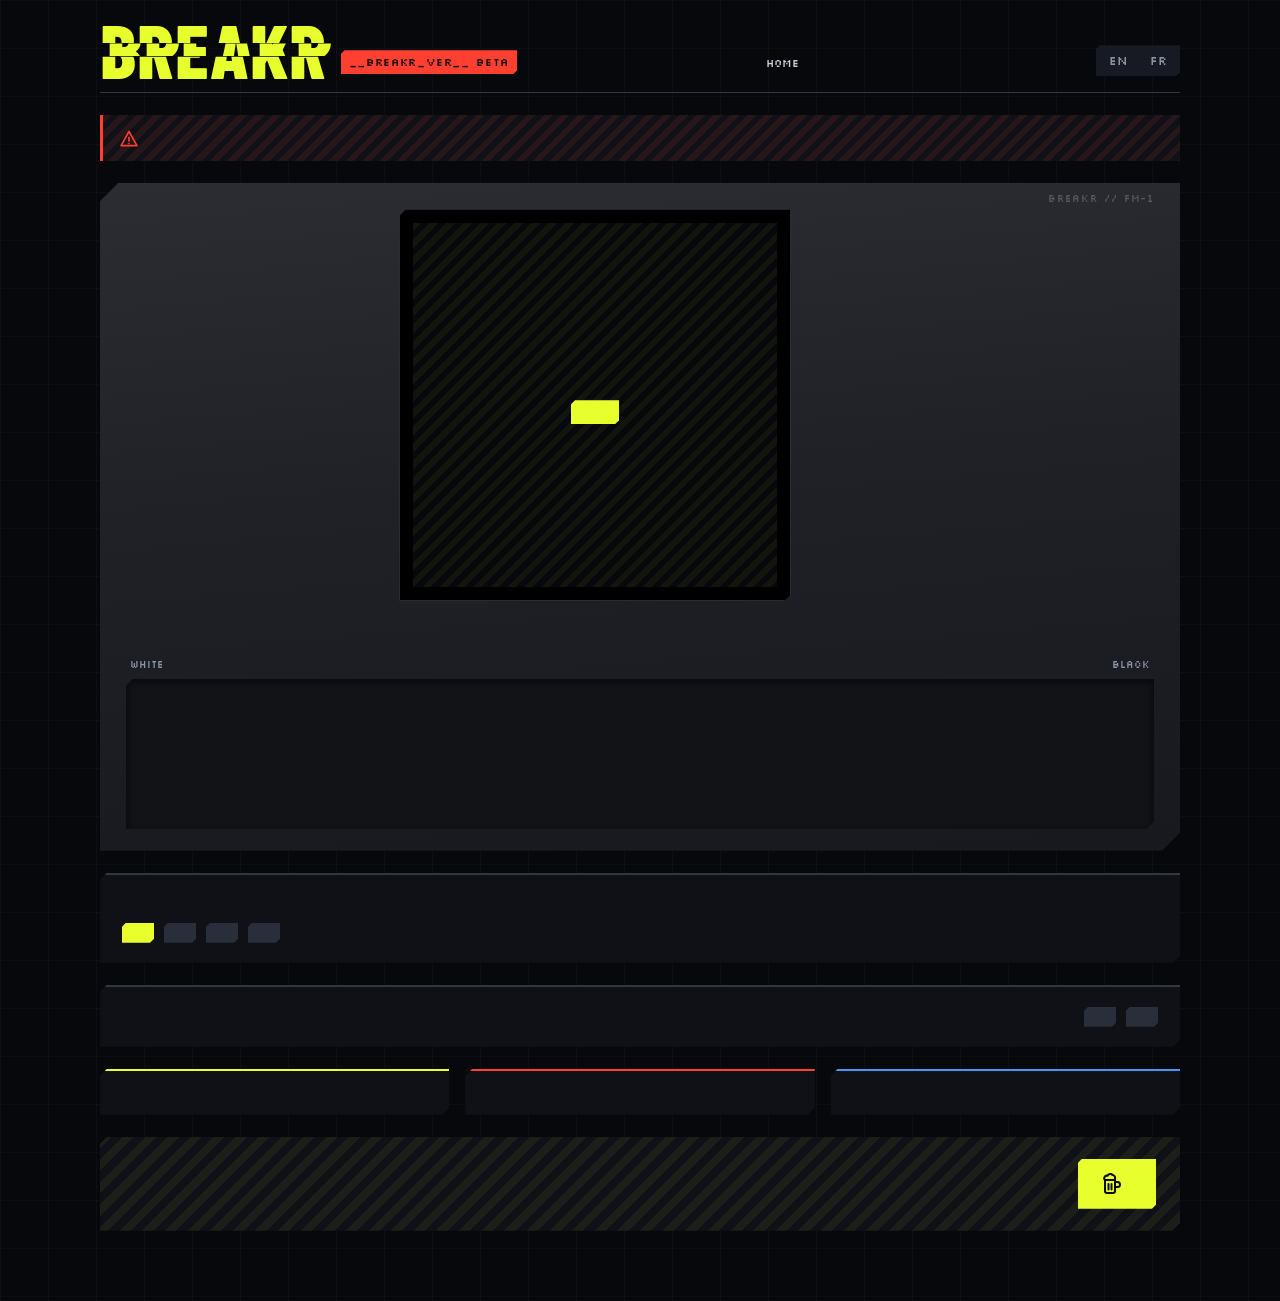
<file: source/web/emulator.html>
<!doctype html>
<html lang="en">
<meta charset="utf-8">
<meta name="viewport" content="width=device-width, initial-scale=1">
<title>BREAKR Emulator</title>
<meta property="og:image" content="../docs/img/card.png">
<meta name="description" content="BREAKR by Omnipotard: a breakbeat slicer firmware for the M-VAVE FM-1, running in the browser.">
<meta name="theme-color" content="#07080b">
<meta name="color-scheme" content="dark">
<link rel="icon" href="data:image/svg+xml,%3Csvg xmlns='http://www.w3.org/2000/svg' viewBox='0 0 32 32'%3E%3Crect width='32' height='32' fill='%2307080b'/%3E%3Cpath d='M4 6h24v8H4z' fill='%23e8ff2e'/%3E%3Cpath d='M8 16h20v4H8z' fill='%23e8ff2e'/%3E%3Cpath d='M4 22h24v4H4z' fill='%23e8ff2e'/%3E%3Ccircle cx='10' cy='25' r='2.4' fill='%23FF5454'/%3E%3Ccircle cx='16' cy='25' r='2.4' fill='%23FFCE3C'/%3E%3Ccircle cx='22' cy='25' r='2.4' fill='%2350DC78'/%3E%3C/svg%3E">
<link rel="preconnect" href="https://fonts.googleapis.com">
<link rel="preconnect" href="https://fonts.gstatic.com" crossorigin>
<link rel="stylesheet" href="https://fonts.googleapis.com/css2?family=Barlow+Condensed:wght@600;700;800&family=Barlow:wght@400;600&family=Silkscreen&family=IBM+Plex+Mono:wght@500&display=swap">
<style>
/* BREAKR's look, shared with the site: a rack's panel at night. Ink black, one signal colour (acid yellow,
   or the theme the FM-1 shows), a second one for what is armed (signal red); boxes with two corners cut
   like tape labels; Barlow Condensed for what is read, Silkscreen for the small marks under the controls. */
:root {
  --ink: #07080b;
  --ink-2: #0f1117;
  --ink-3: #171a22;
  --panel: #1d2029;
  --panel-hi: #2a2e3a;
  --rule: #323746;
  --paper: #f2f3f5;
  --text-2: #c9cdd6;
  --muted: #8c93a3;
  --sig: #e8ff2e;
  --sig-ink: #0b0c08;
  --arm: #ff4030;
  --hot: var(--sig);
  --k1: #FF5454;
  --k2: #FFCE3C;
  --k3: #50DC78;
  --k4: #4696FF;
  --display: "Barlow Condensed", "Arial Narrow", "Roboto Condensed", sans-serif;
  --text: "Barlow", "Segoe UI", system-ui, sans-serif;
  --pixel: "Silkscreen", "Courier New", monospace;
  --mono: "IBM Plex Mono", ui-monospace, Menlo, monospace;
  --cut: polygon(7px 0, 100% 0, 100% calc(100% - 7px), calc(100% - 7px) 100%, 0 100%, 0 7px);
  --cut-s: polygon(4px 0, 100% 0, 100% calc(100% - 4px), calc(100% - 4px) 100%, 0 100%, 0 4px);
  color-scheme: dark;
}
* { box-sizing: border-box; }
[hidden] { display: none !important; }
html, body { background: var(--ink); color: var(--paper); }
body {
  margin: 0; font-family: var(--text); font-size: 16px; line-height: 1.55;
  padding-left: max(16px, env(safe-area-inset-left, 0px)); padding-right: max(16px, env(safe-area-inset-right, 0px));
  padding-block: 18px 48px; overflow-x: hidden;
  background:
    linear-gradient(90deg, rgba(255,255,255,.025) 1px, transparent 1px) 0 0 / 48px 48px,
    linear-gradient(rgba(255,255,255,.025) 1px, transparent 1px) 0 0 / 48px 48px,
    var(--ink);
}
.wrap { max-width: 1080px; margin: 0 auto; display: flex; flex-direction: column; gap: 22px; }
.vh { position: absolute !important; width: 1px; height: 1px; padding: 0; margin: -1px; overflow: hidden; clip: rect(0 0 0 0); clip-path: inset(50%); white-space: nowrap; border: 0; }
a { color: var(--sig); }
a:focus-visible, button:focus-visible, select:focus-visible { outline: 2px solid var(--sig); outline-offset: 2px; }

/* ---- the header: the chopped name */
header.top { display: flex; flex-wrap: wrap; align-items: end; justify-content: space-between; gap: 10px 20px; padding-bottom: 12px; border-bottom: 1px solid var(--rule); }
.brand { display: flex; align-items: end; gap: 14px; flex-wrap: wrap; }
.logo { position: relative; font-family: var(--display); font-weight: 800; font-size: clamp(44px, 9vw, 76px); line-height: .82; letter-spacing: .01em; color: var(--sig); margin: 0; }
.logo .cut { position: absolute; inset: 0; color: var(--sig); clip-path: inset(41% 0 39% 0); transform: translateX(.09em); }
.logo .base { clip-path: polygon(0 0, 100% 0, 100% 40%, 0 40%, 0 62%, 100% 62%, 100% 100%, 0 100%); display: block; }
.beta { font-family: var(--pixel); font-size: 11px; letter-spacing: .06em; color: var(--sig-ink); background: var(--arm); padding: 4px 8px 3px; clip-path: var(--cut-s); white-space: nowrap; margin-bottom: 6px; }
.sitenav { display: flex; gap: 4px 16px; flex-wrap: wrap; margin-bottom: 8px; }
.sitenav a { font-family: var(--pixel); font-size: 11px; color: var(--text-2); text-decoration: none; }
.sitenav a:hover { color: var(--sig); }
.tag { font-family: var(--pixel); font-size: 11px; color: var(--muted); letter-spacing: .04em; text-transform: uppercase; margin-bottom: 6px; }
.langs { display: flex; gap: 2px; background: var(--ink-3); padding: 3px; clip-path: var(--cut-s); margin-bottom: 4px; }
.langs button { appearance: none; border: 0; background: none; color: var(--muted); font-family: var(--pixel); font-size: 12px; padding: 5px 10px; cursor: pointer; }
.langs button[aria-pressed="true"] { background: var(--sig); color: var(--sig-ink); }
.note { display: flex; gap: 12px; align-items: flex-start; margin: 0; padding: 12px 16px; color: var(--text-2); font-size: 15px;
  background: repeating-linear-gradient(135deg, rgba(255,64,48,.10) 0 6px, transparent 6px 12px), var(--ink-2); border-left: 3px solid var(--arm); }
.note svg { flex: none; width: 20px; height: 20px; color: var(--arm); margin-top: 2px; }
.note b { color: var(--paper); }

/* ---- the device */
.device {
  position: relative;
  background: linear-gradient(175deg, #2b2d33, #1f2127 45%, #18191e);
  padding: 26px 26px 22px;
  clip-path: polygon(18px 0, 100% 0, 100% calc(100% - 18px), calc(100% - 18px) 100%, 0 100%, 0 18px);
  box-shadow: inset 0 1px 0 rgba(255,255,255,.07);
  display: grid; grid-template-columns: 240px minmax(0, 1fr) 330px; grid-template-areas: "left screen right" "keys keys keys";
  gap: 22px 26px; user-select: none; -webkit-user-select: none; touch-action: manipulation;
}
.device::before { content: "BREAKR // FM-1"; position: absolute; top: 8px; right: 26px; font-family: var(--pixel); font-size: 10px; color: rgba(255,255,255,.22); letter-spacing: .08em; }
.zone-left { grid-area: left; display: flex; flex-direction: column; gap: 16px; }
.zone-screen { grid-area: screen; display: flex; flex-direction: column; align-items: center; gap: 10px; min-width: 0; }
.zone-right { grid-area: right; display: flex; flex-direction: column; gap: 14px; min-width: 0; }
.zone-keys { grid-area: keys; }
.knobs { display: grid; grid-template-columns: repeat(2, minmax(0, 1fr)); gap: 14px 10px; }
.knobs.row { grid-template-columns: repeat(4, minmax(0, 1fr)); gap: 10px 6px; }
.knob { --ring: #4b4d58; display: flex; flex-direction: column; align-items: center; gap: 4px; cursor: ns-resize; touch-action: none; min-width: 0; }
.knob .lbl { font-family: var(--pixel); font-size: 10px; letter-spacing: .04em; color: var(--muted); text-transform: uppercase; white-space: nowrap; }
.knob .fn { font-family: var(--pixel); font-size: 9.5px; color: var(--sig); letter-spacing: .02em; min-height: 1.3em; text-align: center; line-height: 1.3; }
.knob .fn.live { color: var(--ring); min-height: 2.6em; max-width: 100%; white-space: pre-line; overflow-wrap: anywhere; }
.ring { width: 64px; height: 64px; border-radius: 50%; display: grid; place-items: center; border: 3px solid var(--ring); transition: box-shadow .15s; }
.knob.col .ring { box-shadow: 0 0 12px -5px var(--ring); }
.knob.col .lbl { color: var(--ring); }
.knob.hot .ring { box-shadow: 0 0 20px 0 var(--ring); }
.cap {
  --a: 0deg; width: 54px; height: 54px; border-radius: 50%;
  background: radial-gradient(circle at 50% 50%, #55575f 0 44%, transparent 45%), repeating-conic-gradient(from 0deg, #1e1f24 0 6deg, #34353c 6deg 12deg);
  box-shadow: 0 6px 10px rgba(0,0,0,.6), inset 0 2px 2px rgba(255,255,255,.1);
  position: relative; transform: rotate(var(--a)); transition: transform .06s linear;
}
.cap::after { content: ""; position: absolute; left: 50%; top: 7px; width: 3px; height: 13px; margin-left: -1.5px; background: var(--paper); }
.knob:focus-visible { outline: none; }
.knob:focus-visible .ring { outline: 2px solid var(--sig); outline-offset: 3px; }
.btn:focus-visible, .key:focus-visible { outline: 2px solid var(--sig); outline-offset: 3px; }

.btns { display: grid; grid-template-columns: repeat(6, minmax(0, 1fr)); gap: 10px 8px; align-items: start; }
.oct { display: grid; grid-template-columns: repeat(2, 1fr); gap: 8px; }
.btn { appearance: none; border: 0; cursor: pointer; display: flex; flex-direction: column; align-items: center; gap: 3px; padding: 0; background: none; font: inherit; min-width: 0; color: var(--text-2); }
.btn .face {
  width: 100%; height: 30px; background: linear-gradient(180deg, #2c2e35, #202228); clip-path: var(--cut-s);
  display: grid; place-items: center; font-family: var(--display); font-weight: 700; font-size: 14px; letter-spacing: .06em; color: var(--text-2);
  transition: transform .04s, background .12s, color .12s;
}
.btn .fn { font-family: var(--pixel); font-size: 9px; color: var(--sig); text-align: center; line-height: 1.25; margin-top: 2px; min-height: 1.25em; }
.btn .alt { font-family: var(--pixel); font-size: 8px; color: var(--muted); text-align: center; line-height: 1.2; }
.btn .sfn { display: none; font-family: var(--pixel); font-size: 9px; color: var(--arm); text-align: center; line-height: 1.25; margin-top: 2px; min-height: 1.25em; }
.shift .btn .sfn { display: block; }
.shift .btn:has(.sfn) .fn, .shift .btn:has(.sfn) .alt { display: none; }
.btn.on .face { background: var(--glow, var(--hot)); color: var(--sig-ink); }
.btn.dim .face { color: var(--paper); background: linear-gradient(180deg, #33363f, #26282f); }
.btn.down .face { transform: translateY(2px); filter: brightness(1.2); }
.btn[data-id="12"] { --glow: #60ff96; }
.btn[data-id="13"] { --glow: var(--arm); }

.bezel { background: #000; padding: 14px; width: min(100%, 392px); position: relative; clip-path: var(--cut); box-shadow: inset 0 0 0 1px #2a2c33; }
.glass { position: relative; aspect-ratio: 1; width: 100%; max-width: 100%; overflow: hidden; background: #07080b; }
.glass canvas { width: 100%; height: 100%; display: block; image-rendering: pixelated; }
.glass::after { content: ""; position: absolute; inset: 0; pointer-events: none; background: linear-gradient(135deg, rgba(255,255,255,.05), transparent 40%), repeating-linear-gradient(0deg, rgba(0,0,0,.10) 0 1px, transparent 1px 3px); }
.power { position: absolute; inset: 14px; display: grid; place-items: center; align-content: center; gap: 14px; text-align: center; padding: 18px;
  background: repeating-linear-gradient(135deg, rgba(232,255,46,.05) 0 6px, transparent 6px 12px), #07080b; }
.power p { margin: 0; color: var(--text-2); font-size: 15px; max-width: 26ch; }
.power button { font-family: var(--display); font-weight: 800; font-size: 22px; letter-spacing: .08em; color: var(--sig-ink); background: var(--sig); border: 0; padding: 12px 24px; cursor: pointer; clip-path: var(--cut-s); }
.power button:active { transform: translateY(2px); }
.power button:disabled { opacity: .7; cursor: progress; }
.power .err { color: var(--arm); font-size: 14px; }
.scrinfo { width: min(100%, 392px); display: flex; justify-content: space-between; align-items: center; gap: 10px; font-family: var(--pixel); font-size: 11px; color: var(--muted); min-height: 24px; }
.scrinfo .pg { --acc: var(--sig); color: var(--sig-ink); background: var(--acc); padding: 3px 10px; clip-path: var(--cut-s); white-space: nowrap; }
.scrinfo .pg:empty { visibility: hidden; }
.scrinfo .trk { white-space: nowrap; overflow: hidden; text-overflow: ellipsis; color: var(--text-2); }

/* the keybed: 16 white keys, 11 black, F3 to G5; what they do written over it */
.keycap { display: flex; justify-content: space-between; gap: 10px; font-family: var(--pixel); font-size: 10px; color: var(--muted); margin: 0 4px 6px; }
.keycap b { color: var(--sig); font-weight: 400; }
.keybed { position: relative; height: 150px; background: #121317; padding: 10px; box-shadow: inset 0 2px 8px rgba(0,0,0,.7); clip-path: var(--cut); }
.keys { position: relative; height: 100%; }
.key { position: absolute; bottom: 0; cursor: pointer; touch-action: none; display: flex; justify-content: center; }
.key.w { top: 52px; background: linear-gradient(180deg, #35373f, #2a2c33); clip-path: var(--cut-s); }
.key.b { top: 0; height: 64px; background: linear-gradient(180deg, #2a2b31, #1f2025); z-index: 2; clip-path: var(--cut-s); }
.key::before { content: ""; position: absolute; top: 12px; width: 4px; height: 34%; background: #2b2d34; transition: background .08s, box-shadow .08s; }
.key.w::before { top: 18px; }
.key.dim::before { background: color-mix(in srgb, var(--hot) 35%, #2b2d34); }
.key.on::before { background: var(--hot); box-shadow: 0 0 10px var(--hot); }
.key.down { filter: brightness(1.3); transform: translateY(2px); }
.key .kn { position: absolute; bottom: 6px; font-family: var(--pixel); font-size: 9px; color: var(--muted); }

/* ---- panels */
.panel { background: var(--ink-2); padding: 20px 22px; min-width: 0; clip-path: var(--cut); border-top: 2px solid var(--rule); }
.panel h2, .guide h2 { font-family: var(--display); font-weight: 800; font-size: 26px; letter-spacing: .03em; margin: 0 0 8px; text-transform: uppercase; line-height: 1; }
.panel p { margin: 0 0 8px; color: var(--text-2); font-size: 15.5px; max-width: 70ch; }
.panel p b { color: var(--paper); }
.breaks h2 { color: var(--sig); }
.slots { list-style: none; margin: 14px 0 0; padding: 0; display: grid; grid-template-columns: repeat(4, minmax(0, 1fr)); gap: 10px; }
.slot { background: var(--ink-3); padding: 10px 12px; display: flex; flex-direction: column; gap: 6px; min-width: 0; clip-path: var(--cut-s); }
.slot .shead { display: flex; justify-content: space-between; align-items: baseline; gap: 8px; }
.slot .sid { font-family: var(--pixel); font-size: 10px; color: var(--sig); }
.slot .smeta { font-family: var(--pixel); font-size: 9px; color: var(--muted); white-space: nowrap; }
.slot .sname { font-family: var(--display); font-weight: 700; font-size: 20px; letter-spacing: .02em; color: var(--paper); overflow-wrap: anywhere; min-height: 1.3em; line-height: 1.2; }
.slot.empty .sname { color: var(--muted); font-weight: 600; }
.slot .scls { display: flex; gap: 2px; height: 4px; overflow: hidden; background: #0b0c10; }
.slot .scls i { flex: 1; }
.sbtn { appearance: none; border: 0; cursor: pointer; font: 700 15px/1.2 var(--display); letter-spacing: .06em; text-transform: uppercase; color: var(--paper); background: var(--panel-hi); padding: 10px 16px; text-align: center; display: inline-block; clip-path: var(--cut-s); text-decoration: none; transition: background .12s; }
.sbtn:hover { background: #3a3f4f; }
.sbtn.hot { background: var(--sig); color: var(--sig-ink); }
.sbtn.hot:hover { filter: brightness(1.06); }
.sbtn:disabled { opacity: .45; cursor: default; }
label.sbtn:focus-within { outline: 2px solid var(--sig); outline-offset: 2px; }
.bacts { display: flex; flex-wrap: wrap; gap: 10px; margin-top: 14px; }
.pmsg { font-family: var(--pixel); font-size: 11px; color: var(--muted); margin: 10px 0 0; }
.pmsg:empty { display: none; }
.pmsg.err { color: var(--arm); }
.pmsg.ok { color: #60ff96; }
.projects h2 { color: var(--paper); }
.proj { display: flex; flex-wrap: wrap; gap: 12px 22px; align-items: center; justify-content: space-between; }
.proj > div:first-child { flex: 1 1 380px; min-width: 0; }
.proj .acts { display: flex; gap: 10px; flex-wrap: wrap; }

/* ---- the guide */
.guide { display: grid; grid-template-columns: repeat(3, minmax(0, 1fr)); gap: 16px; }
.guide section { background: var(--ink-2); padding: 18px 20px; min-width: 0; clip-path: var(--cut); border-top: 2px solid var(--sig); }
.guide section:nth-child(2) { border-top-color: var(--arm); }
.guide section:nth-child(3) { border-top-color: var(--k4); }
.guide h2 { font-size: 22px; }
.guide li { color: var(--text-2); font-size: 15px; }
.guide ul { margin: 0; padding-left: 18px; display: grid; gap: 7px; }
.guide b { color: var(--paper); }
kbd { font-family: var(--mono); font-size: 12px; background: var(--panel); padding: 1px 6px; color: var(--paper); white-space: nowrap; }

/* ---- a word from the author */
.donate { padding: 22px 24px; display: flex; flex-wrap: wrap; align-items: center; justify-content: space-between; gap: 16px 28px; clip-path: var(--cut);
  background: repeating-linear-gradient(135deg, rgba(232,255,46,.06) 0 8px, transparent 8px 16px), var(--ink-2); }
.donate > div { flex: 1 1 320px; min-width: 0; }
.donate h2 { font-family: var(--display); font-weight: 800; font-size: 28px; text-transform: uppercase; margin: 0 0 6px; color: var(--sig); line-height: 1; }
.donate p { margin: 0; color: var(--text-2); font-size: 16px; max-width: 56ch; }
.donate .sig { color: var(--muted); font-size: 13.5px; margin-top: 6px; }
.kofi { display: inline-flex; align-items: center; gap: 10px; background: var(--sig); color: var(--sig-ink); font: 800 18px/1.2 var(--display); letter-spacing: .05em; text-transform: uppercase; text-decoration: none; padding: 13px 22px; clip-path: var(--cut-s); }
.kofi:hover { filter: brightness(1.07); }
.kofi:focus-visible { outline: 2px solid var(--paper); outline-offset: 4px; }
.kofi svg { width: 24px; height: 24px; flex: none; }
.foot { color: var(--muted); font-size: 13.5px; max-width: 86ch; margin: 0; }
.foot a { color: var(--text-2); }

@media (max-width: 940px) {
  .device { grid-template-columns: minmax(0, 1fr) minmax(0, 1fr); grid-template-areas: "screen screen" "right right" "left left" "keys keys"; padding: 18px; }
  .zone-left { display: grid; grid-template-columns: minmax(0, 2fr) minmax(0, 1fr); align-items: end; gap: 14px; }
  .zone-left .knobs { grid-template-columns: repeat(4, minmax(0, 1fr)); }
  .guide { grid-template-columns: minmax(0, 1fr); }
  .slots { grid-template-columns: repeat(2, minmax(0, 1fr)); }
}
@media (max-width: 520px) {
  .device { padding: 14px; gap: 16px; }
  .ring { width: 52px; height: 52px; }
  .cap { width: 42px; height: 42px; }
  .cap::after { top: 5px; height: 10px; }
  .btns { gap: 8px 5px; }
  .btn .face { font-size: 12px; height: 28px; }
  .btn .fn, .btn .alt, .btn .sfn { font-size: 7.5px; }
  .zone-left { grid-template-columns: minmax(0, 1fr); }
  .keybed { height: 128px; padding: 6px; }
  .key.w { top: 44px; }
  .key.b { height: 54px; }
  .key .kn { display: none; }
  .panel, .guide section { padding: 16px; }
  .donate { padding: 18px; }
}
@media (prefers-reduced-motion: reduce) { .cap, .btn .face, .key::before, .ring, .sbtn { transition: none; } }
</style>
<div class="wrap">
  <header class="top">
    <div class="brand">
      <h1 class="logo" aria-label="BREAKR"><span class="base" aria-hidden="true">BREAKR</span><span class="cut" aria-hidden="true">BREAKR</span></h1>
      <span class="beta" id="beta-badge">__BREAKR_VER__ BETA</span>
    </div>
    <nav class="sitenav" aria-label="Site"><a href="../index.html">HOME</a><a href="../installer.html" data-t="n.inst"></a><a href="../editor/index.html" data-t="n.edit"></a><a href="../manual.html" data-t="n.man"></a></nav>
    <div class="langs" role="group" data-ta="langs" aria-label="Language">
      <button type="button" data-lang="en" lang="en">EN</button><button type="button" data-lang="fr" lang="fr">FR</button>
    </div>
  </header>

  <p class="note" role="note">
    <svg viewBox="0 0 24 24" aria-hidden="true" fill="none" stroke="currentColor" stroke-width="2" stroke-linejoin="round" stroke-linecap="round"><path d="M12 3 2.5 20h19L12 3Z"/><path d="M12 10v4.5"/><path d="M12 17.4v.1"/></svg>
    <span data-t="beta"></span>
  </p>

  <div class="device" id="device" data-page="-1">
    <div class="zone-left">
      <div class="knobs" id="knobs-left"></div>
      <div class="oct" id="oct"></div>
    </div>
    <div class="zone-screen">
      <div class="bezel">
        <div class="glass"><canvas id="screen" width="240" height="240" role="img" data-ta="screen" aria-label="The FM-1's screen"></canvas></div>
        <div class="power" id="power">
          <p data-t="power"></p>
          <button id="power-btn" type="button" data-t="powerBtn"></button>
          <div class="err" id="power-err" role="alert" hidden></div>
        </div>
      </div>
      <div class="scrinfo" aria-live="polite"><span class="pg" id="pg-name"></span><span class="trk" id="brk-name"></span></div>
    </div>
    <div class="zone-right">
      <div class="knobs row" id="knobs-right"></div>
      <div class="btns" id="btns"></div>
    </div>
    <div class="zone-keys"><div class="keycap"><span>WHITE <b id="hint-white"></b></span><span>BLACK <b id="hint-black"></b></span></div><div class="keybed"><div class="keys" id="keys"></div></div></div>
  </div>

  <section class="panel breaks" id="breaks" aria-labelledby="brk-h">
    <h2 id="brk-h" data-t="b.h"></h2>
    <p data-t="b.how"></p>
    <ol class="slots eight" id="slots"></ol>
    <p class="pmsg" id="bank-msg" role="status"></p>
    <div class="bacts">
      <a class="sbtn hot" href="../editor/" data-t="b.editor"></a>
      <label class="sbtn"><span data-t="b.addloop"></span><input type="file" class="vh" id="loop-file" accept="audio/*,.wav,.mp3,.aif,.aiff,.flac,.ogg,.m4a" multiple></label>
      <label class="sbtn"><span data-t="b.load"></span><input type="file" class="vh" id="bank-file" accept=".brkbank,application/octet-stream"></label>
      <button type="button" class="sbtn" id="bank-erase" data-t="b.erase"></button>
    </div>
  </section>

  <section class="panel projects" aria-labelledby="prj-h">
    <div class="proj">
      <div>
        <h2 id="prj-h" data-t="p.h"></h2>
        <p data-t="p.how"></p>
        <p class="pmsg" id="prj-msg" role="status"></p>
      </div>
      <div class="acts">
        <button type="button" class="sbtn" id="prj-export" data-t="p.exp"></button>
        <label class="sbtn"><span data-t="p.imp"></span><input type="file" class="vh" id="prj-import" accept=".breakr,application/octet-stream"></label>
      </div>
    </div>
  </section>

  <div class="guide">
    <section><h2 data-t="g1"></h2><ul data-t="g1l"></ul></section>
    <section><h2 data-t="g2"></h2><ul data-t="g2l"></ul></section>
    <section><h2 data-t="g3"></h2><ul data-t="g3l"></ul></section>
  </div>

  <section class="donate" aria-labelledby="don-h">
    <div>
      <h2 id="don-h" data-t="d.h"></h2>
      <p data-t="d.p"></p>
      <p class="sig" data-t="d.sig"></p>
    </div>
    <a class="kofi" href="https://ko-fi.com/omnipotard" target="_blank" rel="noopener">
      <svg viewBox="0 0 24 24" aria-hidden="true" fill="none" stroke="currentColor" stroke-width="2" stroke-linejoin="round" stroke-linecap="round"><path d="M5 8h10v11a2 2 0 0 1-2 2H7a2 2 0 0 1-2-2V8Z"/><path d="M15 10h2.5a2.5 2.5 0 0 1 0 5H15"/><path d="M5 8a2.5 2.5 0 0 1 2.5-4.2A3 3 0 0 1 12.6 3a2.6 2.6 0 0 1 2.4 3.1V8"/><path d="M8.5 12v5.5M11.5 12v5.5"/></svg>
      <span data-t="d.btn"></span><span class="vh" data-t="d.new"></span>
    </a>
  </section>
  <p class="foot" data-t="foot"></p>
</div>

<script>
(() => {
  "use strict";
  const WASM_B64 = "__BREAKR_WASM__";
  const BRK_SRC = __BREAKR_BRKJS__;               /* web/brk.js: here and in the worklet */
  new Function(BRK_SRC)();
  const BRK = globalThis.BRK;
  const BTN = {OCTD: 0, OCTU: 1, FX: 2, SCL: 3, ENV: 4, LFO: 5, EDIT: 6, GLO: 7, HOME: 8, SAVE: 9, ARP: 10, SEQ: 11, PLAY: 12, REC: 13};
  const ENC = {SELECT: 0, ALGORITHM: 1, K1: 2, K2: 3, K3: 4, K4: 5, PRESETS: 6};
  const KNOB_COL = ["#FF5454", "#FFCE3C", "#50DC78", "#4696FF"];   /* the firmware's KNOB_C */
  const THEME_ACC = ["#e8ff2e", "#ff2d95", "#ff7a1a", "#39ff88", "#f4f4f4", "#ffb096"];   /* WARP, RAVE, AMEN, PHOSPHOR, MONO, SOFT (brk_gfx.c) */
  const CLS_COL = ["#aaaab9", "#ff6e50", "#ffc846", "#5ac8ff"];    /* other, kick, snare, hat */
  const SECTOR = 4096, SLOTS_LEN = 4 * 0x3000;                      /* the project slots: the start of the store */
  const LS_STORE = "breakr-store-v1", LS_LANG = "breakr-lang", LS_PENDING = "breakr-bank-pending";

  /* ---- the engine, the same in the worklet and on the main thread. It reads the screen, the LEDs, the
     knobs' labels, the page and the store about 30 times a second and posts what changed (emit). The
     breaks go in over the firmware's own SysEx (web/brk.js, as to a real FM-1). */
  const ENGINE_SRC = `
  class BreakrEngine {
    constructor(bytes, rate, boot) {
      const x = this.ex = new WebAssembly.Instance(new WebAssembly.Module(bytes), {}).exports;
      x.breakr_init();
      this.buf = null; this.pos = 512; this.ratio = 44100 / rate; this.frac = 0;
      this.pl = 0; this.pr = 0; this.cl = 0; this.cr = 0;
      this.frames = 0; this.emit = function () {};
      this.sg = -1; this.ledKey = ""; this.uiKey = "";
      this.storeAt = -1e9; this.storeDue = false;
      boot = boot || {};
      if (boot.lang !== undefined) x.breakr_lang(boot.lang | 0);
      if (boot.store) this.putStore(boot.store);
      this.storeGen = x.breakr_store_gen();
      this.tr = BRK.emulatorTransport(x);
    }
    u8(p, n) { return new Uint8Array(this.ex.memory.buffer, p, n); }
    str(p, max) {
      const u = new Uint8Array(this.ex.memory.buffer);
      let s = "";
      for (let i = 0; i < max && u[p + i]; i++) s += String.fromCharCode(u[p + i]);
      return s;
    }
    putStore(b) {
      const x = this.ex, n = x.breakr_store_size(), m = this.u8(x.breakr_store(), n);
      m.fill(255);
      m.set(b.length > n ? b.subarray(0, n) : b);
      x.breakr_store_loaded();
      this.storeGen = x.breakr_store_gen();
    }
    putProjects(b) {                             /* the four slots only: the bank stays */
      const x = this.ex, n = x.breakr_store_size(), m = this.u8(x.breakr_store(), n);
      m.fill(255, 0, ${SLOTS_LEN});
      m.set(b.subarray(0, Math.min(b.length, ${SLOTS_LEN})));
      x.breakr_store_loaded();
      this.storeDue = true;
    }
    sendStore(asked) {
      const x = this.ex, b = this.u8(x.breakr_store(), x.breakr_store_size()).slice();
      this.storeAt = this.frames; this.storeDue = false;
      this.emit({t: "store", data: b, asked: !!asked}, [b.buffer]);
    }
    async bankList() {
      try { this.emit({t: "list", list: await BRK.list(this.tr)}); } catch (e) {}
    }
    async putBank(file) {                        /* a .brkbank, sent as the editor sends it to an FM-1 */
      try {
        const breaks = BRK.readBankFile(file);
        await BRK.upload(this.tr, BRK.buildBank(breaks));
        this.emit({t: "bank", ok: true, n: breaks.length});
      } catch (e) { this.emit({t: "bank", ok: false, msg: String(e && e.message || e)}); }
      this.bankList();
    }
    async addBank(file) {                        /* loops dropped on the page: added after the breaks already there */
      try {
        const add = BRK.readBankFile(file);
        let cur = [];
        try { cur = await BRK.readBank(this.tr); } catch (e) { cur = []; }
        if (cur.length + add.length > BRK.MAX_BREAKS) throw new Error("8 breaks at most");
        const all = cur.concat(add);
        await BRK.upload(this.tr, BRK.buildBank(all));
        this.emit({t: "bank", ok: true, n: all.length, added: add.length});
      } catch (e) { this.emit({t: "bank", ok: false, msg: String(e && e.message || e), added: 1}); }
      this.bankList();
    }
    async eraseBank() {
      try { await BRK.erase(this.tr); this.emit({t: "bank", ok: true, n: 0}); }
      catch (e) { this.emit({t: "bank", ok: false, msg: String(e && e.message || e)}); }
      this.bankList();
    }
    msg(d) {
      const x = this.ex;
      if (d.t === "keys") x.breakr_keys(d.mask >>> 0);
      else if (d.t === "btn") x.breakr_button(d.id, d.down ? 1 : 0);
      else if (d.t === "turn") x.breakr_turn(d.enc, d.steps | 0);
      else if (d.t === "master") x.breakr_master(d.v | 0);
      else if (d.t === "midi") x.breakr_midi(d.st, d.d1, d.d2);
      else if (d.t === "lang") x.breakr_lang(d.v | 0);
      else if (d.t === "bank") this.putBank(d.data);
      else if (d.t === "addbank") this.addBank(d.data);
      else if (d.t === "erase") this.eraseBank();
      else if (d.t === "projects") this.putProjects(d.data);
      else if (d.t === "getstore") this.sendStore(true);
    }
    hello() { this.emit({t: "ready"}); this.bankList(); }
    poll() {
      const x = this.ex;
      const g = x.breakr_screen_gen();
      if (g !== this.sg) {
        this.sg = g;
        const fb = new Uint16Array(x.memory.buffer, x.breakr_screen(), 57600).slice();
        this.emit({t: "screen", fb}, [fb.buffer]);
      }
      const leds = this.u8(x.breakr_leds(), 41), lk = String.fromCharCode.apply(null, leds);
      if (lk !== this.ledKey) { this.ledKey = lk; this.emit({t: "leds", leds: leds.slice()}); }
      const labels = [0, 1, 2, 3].map((i) => this.str(x.breakr_knob_label(i), 24));
      const page = x.breakr_page(), theme = x.breakr_theme(), sgen = x.breakr_store_gen();
      const hints = [0, 1, 2, 3, 4, 5, 6, 7].map((i) => this.str(x.breakr_hint(i), 16));
      const uk = page + "|" + theme + "|" + labels.join("|") + "|" + hints.join("|");
      if (uk !== this.uiKey) { this.uiKey = uk; this.emit({t: "ui", page, theme, labels, hints}); }
      if (sgen !== this.storeGen) { this.storeGen = sgen; this.storeDue = true; }
      if (this.storeDue && this.frames - this.storeAt >= 2 * 44100) this.sendStore(false);   /* at most every 2 s */
    }
    frame() {
      if (this.pos >= 512) {
        const p = this.ex.breakr_audio();
        this.buf = new Float32Array(this.ex.memory.buffer, p, 512);
        this.pos = 0;
        this.frames += 256;
        this.ex.breakr_step();
      }
      this.cl = this.buf[this.pos]; this.cr = this.buf[this.pos + 1]; this.pos += 2;
    }
    fill(L, R) {
      const n = L.length;
      if (this.ratio === 1) {
        for (let i = 0; i < n; i++) { this.frame(); L[i] = this.cl; R[i] = this.cr; }
        return;
      }
      for (let i = 0; i < n; i++) {
        this.frac += this.ratio;
        while (this.frac >= 1) { this.pl = this.cl; this.pr = this.cr; this.frame(); this.frac -= 1; }
        L[i] = this.pl + (this.cl - this.pl) * this.frac;
        R[i] = this.pr + (this.cr - this.pr) * this.frac;
      }
    }
  }`;
  const WORKLET_SRC = BRK_SRC + ";\nconst BRK = globalThis.BRK;\n" + ENGINE_SRC + `
  class BreakrProc extends AudioWorkletProcessor {
    constructor(o) {
      super();
      const op = o.processorOptions;
      this.e = new BreakrEngine(op.bytes, sampleRate, op.boot);
      this.e.emit = (m, tr) => this.port.postMessage(m, tr || []);
      this.e.hello();
      this.t = 0; this.last = -1e9;
      this.port.onmessage = (ev) => this.e.msg(ev.data);
    }
    process(inputs, outputs) {
      const out = outputs[0];
      this.e.fill(out[0], out[1] || out[0]);
      this.t += out[0].length;
      if (this.t - this.last >= sampleRate / 30) { this.last = this.t; this.e.poll(); }
      return true;
    }
  }
  registerProcessor("breakr", BreakrProc);`;

  const $ = (id) => document.getElementById(id);
  const sleep = (ms) => new Promise((r) => setTimeout(r, ms));

  /* ---- the page in two languages (the FM-1's screen follows: breakr_lang) */
  const I18N = {
    en: {
      tag: "Breakbeat slicer by Omnipotard · firmware for the M-VAVE FM-1",
      "n.inst": "INSTALL", "n.edit": "BREAK EDITOR", "n.man": "MANUAL",
      langs: "Language",
      beta: "<b>This is a beta.</b> BREAKR has not been tested on a real FM-1 yet. Read the safety section of the manual before you install it. The official firmware can always be reinstalled with M-UPGRADE; never unplug the FM-1 while an update runs.",
      screen: "The FM-1's screen",
      power: "The firmware runs here as it is, compiled to WebAssembly. Turn the sound on, power up, then press a white key.",
      powerBtn: "POWER ON",
      err: "Sound could not start in this browser. Try a recent Chrome, Edge or Firefox.",
      pages: ["PLAY", "STEPS", "SLICE", "CHOP", "AMP", "DICE", "FLEX", "FX", "GLOBAL", "SAVE", "PAN"],
      "k.master": "VOLUME", "k.select": "BREAK / SLICE", "k.presets": "PATTERN", "k.algo": "TEMPO", "k.unused": "unused",
      "b.octd": "SLICES 1-16", "b.octd.alt": "CHOP: JOIN", "b.octu": "SLICES 17-32", "b.octu.alt": "CHOP: SPLIT", "b.fx": "5 PAGES", "b.scl": "SLICE", "b.env": "AMP", "b.lfo": "DICE", "b.edit": "CHOP", "b.glo": "GLOBAL",
      "s.fx": "FX OFF / BACK", "s.lfo": "NEW BEAT", "s.glo": "METRONOME", "s.save": "SAVE NOW", "s.arp": "ALL FX OFF", "s.seq": "CLEAR PATTERN", "s.play": "STOP ALL", "s.rec": "HELD: ERASE", "s.home": "SHIFT",
      "b.home": "PLAY", "b.home.alt": "HOLD: SHIFT", "b.save": "SAVE · RESAMPLE", "b.arp": "FLEX · PAN", "b.seq": "STEPS · STEP+", "b.play": "PLAY", "b.rec": "REC",
      colours: ["red", "yellow", "green", "blue"],
      "tt.MASTER": "MASTER: the volume of this page (wheel, drag, or the arrow keys when it has the focus).",
      "tt.SELECT": "SELECT picks the break on PLAY and SLICE, the slice to put on STEPS, the slice to edit on CHOP, the project slot on SAVE.",
      "tt.PRESETS": "PRESETS picks the pattern (16 per project).",
      "tt.ALGORITHM": "ALGORITHM sets the tempo.",
      "tt.K": "KNOB {n} ({c}): what it does on this page is written under it and on the screen's knob bar.",
      "tt.0": "OCT−: the slices (or steps) before; on CHOP it joins the slice to the one before; on DICE and SAVE it undoes.",
      "tt.1": "OCT+: slices 17-32 (or the next steps); on CHOP it splits the slice in two; on GLOBAL it taps the tempo.",
      "tt.2": "FX, five pages: TONE (filter, resonance, TYPE: DJ, band, comb, vowel, wah; MOVE: swept with the tempo or at random), SPACE (delay, feedback, mix, TYPE: clean, dub, ping, reverse, lo-fi), BEAT and DESTROY (K-GLITCH's two glitch banks: 16 effects each on the white keys while you hold them; KNOB 1 the intensity of the last one pressed; REC + an effect held writes it on the steps), DIRT (drive, crush, punch, lo-cut). On the FX pages a black key opens a window that names its punch effect; SHIFT + a white key on BEAT / DESTROY (or a black key anywhere) latches the effect; SHIFT + ARP lets every effect go.",
      "tt.3": "SCL opens SLICE: how the break is cut (as is, a grid, its hits), its bars and its tempo.",
      "tt.4": "ENV opens AMP: attack, decay, length, choke.",
      "tt.5": "LFO opens DICE: random slices, backwards, rolls, skips, jumps; LOCK repeats the random; LFO three times: GENERATE, the white keys are the 11 styles (again: another roll). SHIFT + LFO: a new beat from any page.",
      "tt.6": "EDIT opens CHOP: one slice, its start, pitch, gain, backwards and class (kick, snare, hat).",
      "tt.7": "GLO opens GLOBAL: tempo, swing, tempo mode (CHOP keeps the pitch, VARI follows the tempo), metronome; again: clock, language, theme, volume.",
      "tt.8": "HOME opens PLAY: the slices on the white keys, the punch effects on the black ones. Held, it is SHIFT (Shift on the keyboard): the screen lists what each control does with it. OCT− undo, OCT+ redo, LFO a new beat, SEQ clear the pattern, REC held erase, PRESETS copy the pattern, FX the effects off and back, a black key latched, PLAY everything stops. SELECT: the page\u2019s help.",
      "tt.9": "SAVE: 4 project slots, the patterns and their chain; KNOB 1 picks the action, SAVE again does it. RESAMPLE records what comes out for 1, 2 or 4 bars into a new break of your bank: no computer needed. It saves itself when stopped.",
      "tt.10": "ARP opens FLEX: 16 flex patterns on the white keys (half time, tape stop, gates, juggles...). ARP again: PAN, 16 effects across the two sides on the white keys: 6 in time (auto-pans, ping, triplets, circle), 10 glitchy (random, clicks, a stutter or a reverse on one side, Haas jumps, split hits, flips...). KNOB 1 the intensity, then speed, edge (smooth to clicks), width.",
      "tt.11": "SEQ opens STEPS: the pattern, 16 steps on the white keys; hold a step and turn the knobs (slice, pitch, ratchet up to x16, chance). SEQ again: STEP+, the held step's condition (1:2, 3:4, FIRST, PRE…), the ratchet's ramp, an effect locked on it, its timing. SHIFT + a white key: the pattern ends there; SHIFT + the knobs: rotate, humanize, ratchets, mirror (undo: SHIFT + OCT−).",
      "tt.12": "PLAY starts and stops the pattern.",
      "tt.13": "REC records what you play on the keys into the pattern.",
      "b.h": "The breaks",
      "b.how": "Eight factory breaks are built in. Your own (up to 8, about 22 seconds in all) are made in the <b>break editor</b>: import a loop, cut it, then send the bank to your FM-1 or open it here. Quicker: <b>drop a loop</b> (WAV, MP3, AIFF…) on this page, it is cut on its hits and added to yours. They are kept in this browser with your projects.",
      "b.addloop": "Add a loop (WAV, MP3…)",
      "b.reading": "Reading {f}…",
      "b.noread": "This browser cannot read {f} as sound.",
      "b.offloop": "Power on first, then add the loop again.",
      "b.added": "Added. Your breaks: {n}; turn SELECT past the 8 factory ones.",
      "b.max": "Not added: you already have 8 breaks. Remove one in the break editor.",
      "b.cap": "Not added: no room left (about 22 s in all). Shorten it in the break editor, or save it at 16 kHz there.",
      "b.cant": "Not added: {m}",
      "b.editor": "Open the break editor",
      "b.load": "Load a bank (.brkbank)",
      "b.erase": "Remove my breaks",
      "b.empty": "empty",
      "b.factory": "factory",
      "b.my": "MY {n}",
      "b.slices": "{n} slices",
      "b.off": "Power on to load a bank.",
      "b.sent": "{n} breaks loaded.",
      "b.none": "Your breaks are removed.",
      "b.busy": "Stop the pattern first (PLAY), then load again.",
      "b.bad": "This is not a BREAKR bank: {m}",
      "p.h": "Your projects",
      "p.how": "The four SAVE slots live in this browser. Export them to keep them, or to carry them to another computer.",
      "p.exp": "Export my projects",
      "p.imp": "Import projects",
      "p.none": "No project saved yet: SAVE on the FM-1 first.",
      "p.saved": "Kept in this browser at {t}.",
      "p.full": "This browser's storage is full: export your projects.",
      "p.exported": "Saved as {f}.",
      "p.bad": "This file is not a BREAKR projects file.",
      "p.done": "Projects imported.",
      "p.later": "Projects imported: they load when you power on.",
      g1: "Play", g1l: "<li><b>White keys</b>: the slices 1-16 of the break; <b>OCT+</b> for 17-32.</li><li><b>Black keys</b>: 11 punch effects, held; on FX a window names the one you press.</li><li><b>SELECT</b> picks the break, <b>ALGORITHM</b> the tempo.</li><li><b>HOME</b> held is <b>SHIFT</b> (Shift on the keyboard): the screen says what it does. <b>SHIFT + OCT−</b> undo, <b>OCT+</b> redo, 16 steps back.</li>",
      g2: "Make a beat", g2l: "<li><b>SEQ</b>: the 16 steps on the white keys, 64 with OCT.</li><li>In order, the pattern plays the break as it was, with its own groove.</li><li><b>SHIFT + LFO</b>: a new beat at once. <b>LFO</b> three times: GENERATE, the white keys are the 11 styles.</li><li><b>LFO</b>: DICE, the random; LOCK it to repeat.</li><li><b>ARP</b>: FLEX, 16 patterns on the white keys.</li><li><b>FX</b> 3 and 4 times: BEAT and DESTROY, 32 glitch effects on the white keys, held; KNOB 1 their intensity.</li><li><b>DICE</b> third page: DRILL, BREAKCORE and IDM generators.</li>",
      g3: "Computer keyboard", g3l: "<li><kbd>Z</kbd> … <kbd>/</kbd> and <kbd>Q</kbd> … <kbd>O</kbd>: the keys (by position, AZERTY too).</li><li><kbd>Space</kbd> PLAY · <kbd>Enter</kbd> REC · <kbd>Esc</kbd> HOME · <kbd>Shift</kbd> SHIFT · <kbd>-</kbd> <kbd>=</kbd> OCT · <kbd>`</kbd> FX.</li><li><kbd>↑</kbd> <kbd>↓</kbd> SELECT · <kbd>←</kbd> <kbd>→</kbd> ALGORITHM · <kbd>PgUp</kbd> <kbd>PgDn</kbd> PRESETS · <kbd>F1</kbd> SHIFT too.</li><li>The mouse wheel on a knob, or drag it up and down.</li>",
      "d.h": "Buy me a beer?",
      "d.p": "If you like what I do, think about supporting me! Every little gesture means a lot!",
      "d.sig": "Omnipotard, who made BREAKR",
      "d.btn": "Buy me a beer on Ko-fi",
      "d.new": " (opens a new tab)",
      foot: "BREAKR is free software (GPL-3.0), built on Dinghy and Felucca, the FM-1 community's open platform, as KAWA. Four factory breaks were played by Omnipotard (CC0, public domain), four are synthesized. The firmware goes onto the FM-1 over USB at your own risk: keep the official V15 firmware and M-UPGRADE at hand to go back."
    },
    fr: {
      tag: "Découpeur de breaks par Omnipotard · firmware pour le M-VAVE FM-1",
      "n.inst": "INSTALLER", "n.edit": "ÉDITEUR", "n.man": "MANUEL",
      langs: "Langue",
      beta: "<b>Version bêta.</b> BREAKR n’a pas encore été testé sur un vrai FM-1. Lis la partie sécurité du manuel avant de l’installer. Le firmware officiel se réinstalle toujours avec M-UPGRADE ; ne débranche jamais le FM-1 pendant une mise à jour.",
      screen: "L’écran du FM-1",
      power: "Le firmware tourne ici tel quel, compilé en WebAssembly. Monte le son, allume, puis appuie sur une touche blanche.",
      powerBtn: "ALLUMER",
      err: "Le son n’a pas pu démarrer dans ce navigateur. Essaie un Chrome, Edge ou Firefox récent.",
      pages: ["PLAY", "PAS", "DÉCOUPE", "CHOP", "AMP", "DÉS", "FLEX", "FX", "GLOBAL", "SAUVER", "PAN"],
      "k.master": "VOLUME", "k.select": "BREAK / TRANCHE", "k.presets": "PATTERN", "k.algo": "TEMPO", "k.unused": "inutilisé",
      "b.octd": "TRANCHES 1-16", "b.octd.alt": "CHOP : JOINDRE", "b.octu": "TRANCHES 17-32", "b.octu.alt": "CHOP : COUPER", "b.fx": "5 PAGES", "b.scl": "DÉCOUPE", "b.env": "AMP", "b.lfo": "DÉS", "b.edit": "CHOP", "b.glo": "GLOBAL",
      "s.fx": "FX COUPÉS / RETOUR", "s.lfo": "NOUVEAU BEAT", "s.glo": "MÉTRONOME", "s.save": "SAUVER", "s.arp": "LÂCHER LES FX", "s.seq": "EFFACER LE PATTERN", "s.play": "TOUT ARRÊTER", "s.rec": "TENU : GOMME", "s.home": "SHIFT",
      "b.home": "PLAY", "b.home.alt": "TENU : SHIFT", "b.save": "SAUVER · RESAMPLE", "b.arp": "FLEX · PAN", "b.seq": "PAS · STEP+", "b.play": "LECTURE", "b.rec": "ENREG.",
      colours: ["rouge", "jaune", "vert", "bleu"],
      "tt.MASTER": "MASTER : le volume de cette page (molette, glisser, ou les flèches quand il a le focus).",
      "tt.SELECT": "SELECT choisit le break sur PLAY et DÉCOUPE, la tranche à poser sur PAS, la tranche à éditer sur CHOP, l’emplacement sur SAUVER.",
      "tt.PRESETS": "PRESETS choisit le pattern (16 par projet).",
      "tt.ALGORITHM": "ALGORITHM règle le tempo.",
      "tt.K": "KNOB {n} ({c}) : ce qu’il fait sur cette page est écrit dessous et dans la barre des knobs de l’écran.",
      "tt.0": "OCT− : les tranches (ou les pas) d’avant ; sur CHOP, joint la tranche à la précédente ; sur DÉS et SAUVER, annule.",
      "tt.1": "OCT+ : les tranches 17-32 (ou les pas suivants) ; sur CHOP, coupe la tranche en deux ; sur GLOBAL, tape le tempo.",
      "tt.2": "FX, cinq pages : TONE (filtre, résonance, TYPE : DJ, bande, comb, voyelle, wah ; MOVE : balayé au tempo ou au hasard), SPACE (delay, retour, mix, TYPE : clean, dub, ping, reverse, lo-fi), BEAT et DESTROY (les deux banques glitch de K-GLITCH : 16 effets chacune sur les touches blanches tant que tu les tiens ; KNOB 1 l’intensité du dernier appuyé ; REC + un effet tenu l’écrit sur les pas), DIRT (drive, crush, punch, lo-cut). Sur les pages FX, une touche noire ouvre une fenêtre qui nomme son effet punch ; SHIFT + une blanche sur BEAT / DESTROY (ou une noire partout) verrouille l’effet ; SHIFT + ARP relâche tout.",
      "tt.3": "SCL ouvre DÉCOUPE : comment le break est coupé (tel quel, grille, ses frappes), ses mesures et son tempo.",
      "tt.4": "ENV ouvre AMP : attaque, decay, longueur, choke.",
      "tt.5": "LFO ouvre DÉS : tranches au hasard, envers, rolls, sauts ; LOCK répète le hasard ; LFO trois fois : GÉNÉRER, les touches blanches sont les 11 styles (encore : un autre tirage). SHIFT + LFO : un nouveau beat de n’importe quelle page.",
      "tt.6": "EDIT ouvre CHOP : une tranche, son début, sa hauteur, son gain, l’envers et son genre (kick, caisse claire, charleston).",
      "tt.7": "GLO ouvre GLOBAL : tempo, swing, mode de tempo (CHOP garde la hauteur, VARI suit le tempo), métronome ; encore : horloge, langue, thème, volume.",
      "tt.8": "HOME ouvre PLAY : les tranches sur les touches blanches, les effets punch sur les noires. Maintenu, c’est SHIFT (Maj au clavier) : l’écran dit ce que fait chaque commande avec. OCT− annuler, OCT+ rétablir, LFO un nouveau beat, SEQ effacer le pattern, REC tenu gommer, PRESETS copier le pattern, FX couper les effets et les remettre, une noire verrouillée, PLAY tout arrêter. SELECT : l’aide de la page.",
      "tt.9": "SAVE : 4 emplacements de projet, les patterns et leur chaîne ; le KNOB 1 choisit l’action, SAVE encore la fait. RESAMPLE enregistre la sortie sur 1, 2 ou 4 mesures dans un nouveau break de ta banque : sans ordinateur. Il sauve tout seul à l’arrêt.",
      "tt.10": "ARP ouvre FLEX : 16 patterns flex sur les touches blanches (half time, tape stop, gates, juggles…). ARP encore : PAN, 16 effets entre les deux côtés sur les touches blanches : 6 au tempo (auto-pans, ping, triolets, cercle), 10 glitch (hasard, clics, un stutter ou un envers d’un côté, sauts Haas, frappes séparées, inversions…). KNOB 1 l’intensité, puis vitesse, bord (doux à clics), largeur.",
      "tt.11": "SEQ ouvre PAS : le pattern, 16 pas sur les touches blanches ; tiens un pas et tourne les knobs (tranche, hauteur, ratchet jusqu’à ×16, chance). SEQ encore : STEP+, la condition du pas tenu (1:2, 3:4, FIRST, PRE…), la rampe du ratchet, un effet verrouillé dessus, son décalage. SHIFT + une blanche : le pattern finit là ; SHIFT + les knobs : décaler, humaniser, ratchets, miroir (annuler : SHIFT + OCT−).",
      "tt.12": "PLAY lance et arrête le pattern.",
      "tt.13": "REC enregistre dans le pattern ce que tu joues sur les touches.",
      "b.h": "Les breaks",
      "b.how": "Huit breaks d’usine sont intégrés. Les tiens (8 au plus, environ 22 secondes en tout) se font dans l’<b>éditeur de breaks</b> : importe une boucle, découpe-la, puis envoie la banque à ton FM-1 ou ouvre-la ici. Plus rapide : <b>dépose une boucle</b> (WAV, MP3, AIFF…) sur cette page, elle est découpée sur ses frappes et ajoutée aux tiens. Ils sont gardés dans ce navigateur avec tes projets.",
      "b.editor": "Ouvrir l’éditeur de breaks",
      "b.load": "Charger une banque (.brkbank)",
      "b.addloop": "Ajouter une boucle (WAV, MP3…)",
      "b.reading": "Lecture de {f}…",
      "b.noread": "Ce navigateur ne sait pas lire {f} comme un son.",
      "b.offloop": "Allume d’abord, puis ajoute la boucle à nouveau.",
      "b.added": "Ajouté. Tes breaks : {n} ; tourne SELECT après les 8 d’usine.",
      "b.max": "Pas ajouté : tu as déjà 8 breaks. Retires-en un dans l’éditeur de breaks.",
      "b.cap": "Pas ajouté : plus de place (environ 22 s en tout). Raccourcis-la dans l’éditeur de breaks, ou enregistre-la en 16 kHz.",
      "b.cant": "Pas ajouté : {m}",
      "b.erase": "Retirer mes breaks",
      "b.empty": "vide",
      "b.factory": "usine",
      "b.my": "MON {n}",
      "b.slices": "{n} tranches",
      "b.off": "Allume d’abord pour charger une banque.",
      "b.sent": "{n} breaks chargés.",
      "b.none": "Tes breaks sont retirés.",
      "b.busy": "Arrête d’abord le pattern (PLAY), puis recharge.",
      "b.bad": "Ce n’est pas une banque BREAKR : {m}",
      "p.h": "Tes projets",
      "p.how": "Les quatre emplacements de SAUVER vivent dans ce navigateur. Exporte-les pour les garder, ou pour les emporter sur un autre ordinateur.",
      "p.exp": "Exporter mes projets",
      "p.imp": "Importer des projets",
      "p.none": "Aucun projet sauvé : fais d’abord SAVE sur le FM-1.",
      "p.saved": "Gardé dans ce navigateur à {t}.",
      "p.full": "Le stockage de ce navigateur est plein : exporte tes projets.",
      "p.exported": "Enregistré sous {f}.",
      "p.bad": "Ce fichier n’est pas un fichier de projets BREAKR.",
      "p.done": "Projets importés.",
      "p.later": "Projets importés : ils se chargent à l’allumage.",
      g1: "Jouer", g1l: "<li><b>Touches blanches</b> : les tranches 1-16 du break ; <b>OCT+</b> pour 17-32.</li><li><b>Touches noires</b> : 11 effets punch, tenus ; sur FX une fenêtre nomme celui que tu appuies.</li><li><b>SELECT</b> choisit le break, <b>ALGORITHM</b> le tempo.</li><li><b>HOME</b> tenu, c’est <b>SHIFT</b> (Maj au clavier) : l’écran dit ce qu’il fait. <b>SHIFT + OCT−</b> annuler, <b>OCT+</b> rétablir, 16 pas en arrière.</li>",
      g2: "Faire un beat", g2l: "<li><b>SEQ</b> : les 16 pas sur les touches blanches, 64 avec OCT.</li><li>Dans l’ordre, le pattern rejoue le break d’origine, avec son groove.</li><li><b>SHIFT + LFO</b> : un nouveau beat d’un coup. <b>LFO</b> trois fois : GÉNÉRER, les touches blanches sont les 11 styles.</li><li><b>LFO</b> : DÉS, le hasard ; LOCK pour le répéter.</li><li><b>ARP</b> : FLEX, 16 patterns sur les touches blanches.</li><li><b>FX</b> 3 et 4 fois : BEAT et DESTROY, 32 effets glitch sur les touches blanches, tenues ; KNOB 1 leur intensité.</li><li><b>DÉS</b> 3e page : générateurs DRILL, BREAKCORE et IDM.</li>",
      g3: "Clavier de l’ordinateur", g3l: "<li><kbd>W</kbd> … <kbd>!</kbd> et <kbd>A</kbd> … <kbd>O</kbd> : les touches (par position, QWERTY aussi).</li><li><kbd>Espace</kbd> PLAY · <kbd>Entrée</kbd> REC · <kbd>Échap</kbd> HOME · <kbd>Maj</kbd> SHIFT · <kbd>)</kbd> <kbd>=</kbd> OCT · <kbd>²</kbd> FX.</li><li><kbd>↑</kbd> <kbd>↓</kbd> SELECT · <kbd>←</kbd> <kbd>→</kbd> ALGORITHM · <kbd>PgUp</kbd> <kbd>PgDn</kbd> PRESETS · <kbd>F1</kbd> SHIFT aussi.</li><li>La molette sur un knob, ou glisse-le vers le haut et le bas.</li>",
      "d.h": "Tu m’offres une bière ?",
      "d.p": "Si tu aimes ce que je fais, pense à me soutenir ! Chaque petit geste compte énormément !",
      "d.sig": "Omnipotard, qui a fait BREAKR",
      "d.btn": "Offre-moi une bière sur Ko-fi",
      "d.new": " (ouvre un nouvel onglet)",
      foot: "BREAKR est un logiciel libre (GPL-3.0), construit sur Dinghy et Felucca, la plateforme ouverte de la communauté FM-1, comme KAWA. Quatre breaks d’usine ont été joués par Omnipotard (CC0, domaine public), quatre sont synthétisés. Le firmware s’installe sur le FM-1 par USB à tes risques : garde le firmware officiel V15 et M-UPGRADE sous la main pour revenir en arrière."
    }
  };
  const LANG_ID = {fr: 0, en: 1};
  let lang = "en";
  const T = (k, v) => {
    let s = (I18N[lang] && k in I18N[lang]) ? I18N[lang][k] : (k in I18N.en ? I18N.en[k] : "");
    if (v && typeof s === "string") s = s.replace(/\{(\w+)\}/g, (m, n) => (n in v ? String(v[n]) : m));
    return s;
  };
  const ls = {
    get(k) { try { return localStorage.getItem(k); } catch (e) { return null; } },
    set(k, v) { try { localStorage.setItem(k, v); return true; } catch (e) { return false; } },
    del(k) { try { localStorage.removeItem(k); } catch (e) {} }
  };

  const canvas = $("screen"), ctx2d = canvas.getContext("2d"), img = ctx2d.createImageData(240, 240);
  const device = $("device");
  let send = () => {};
  let audio = null, running = false;
  const ui = {page: -1, theme: 0, labels: ["", "", "", ""], leds: null, list: null};

  function drawScreen(fb) {
    const d = img.data;
    for (let i = 0, j = 0; i < 57600; i++, j += 4) {
      const c = fb[i];
      d[j] = ((c >> 11) & 31) * 255 / 31; d[j + 1] = ((c >> 5) & 63) * 255 / 63; d[j + 2] = (c & 31) * 255 / 31; d[j + 3] = 255;
    }
    ctx2d.putImageData(img, 0, 0);
  }

  /* ---- the buttons: each one held by any number of hands (pointer, keys, shortcuts); it goes down
     with the first and up with the last */
  const btnEls = [], keyEls = [], knobEls = {};
  const holders = Array.from({length: 14}, () => new Set());
  function hold(id, src, on) {
    const h = holders[id], was = h.size > 0;
    if (on) h.add(src); else h.delete(src);
    const now = h.size > 0;
    if (now === was) return;
    if (btnEls[id]) btnEls[id].classList.toggle("down", now);
    if (id === BTN.HOME) document.getElementById("device").classList.toggle("shift", now);   /* (the captions say SHIFT's jobs) */
    send({t: "btn", id, down: now ? 1 : 0});
  }
  function releaseAll(prefix) {
    holders.forEach((h, id) => { [...h].forEach((s) => { if (!prefix || s.startsWith(prefix)) hold(id, s, false); }); });
  }
  async function tapA(id, ms) { hold(id, "seq", true); await sleep(ms || 60); hold(id, "seq", false); }
  function tap(id, ms) { const s = "tap" + Math.random(); hold(id, s, true); setTimeout(() => hold(id, s, false), ms || 60); }

  /* ---- the panel */
  const FN_KEY = {MASTER: "k.master", SELECT: "k.select", PRESETS: "k.presets", ALGORITHM: "k.algo"};
  let master = 0.72;
  function makeKnob(parent, label, enc) {
    const ki = ["K1", "K2", "K3", "K4"].indexOf(enc);
    const k = document.createElement("div");
    k.className = "knob" + (ki >= 0 ? " col" : "");
    k.tabIndex = 0;
    k.setAttribute("role", "slider");
    k.setAttribute("aria-label", label);
    k.dataset.enc = enc;
    if (ki >= 0) k.style.setProperty("--ring", KNOB_COL[ki]);
    k.innerHTML = '<span class="lbl" aria-hidden="true">' + label + '</span><div class="ring"><div class="cap"></div></div>' +
      (ki >= 0 ? '<span class="fn live" id="klab-' + ki + '" aria-hidden="true"></span>' : '<span class="fn" aria-hidden="true" data-t="' + FN_KEY[enc] + '"></span>');
    parent.appendChild(k);
    knobEls[enc] = k;
    const cap = k.querySelector(".cap");
    let angle = 0;
    const setMaster = () => {
      k.setAttribute("aria-valuemin", "0"); k.setAttribute("aria-valuemax", "100"); k.setAttribute("aria-valuenow", String(Math.round(master * 100)));
      cap.style.setProperty("--a", (-135 + master * 270) + "deg");
    };
    const turn = (steps) => {
      if (!steps) return;
      if (enc === "MASTER") {
        master = Math.min(1, Math.max(0, master + steps * 0.04));
        setMaster();
        send({t: "master", v: Math.round(master * master * 6000)});
        return;
      }
      angle += steps * 18;
      cap.style.setProperty("--a", angle + "deg");
      send({t: "turn", enc: ENC[enc], steps});
    };
    if (enc === "MASTER") setMaster();
    k.addEventListener("wheel", (e) => { e.preventDefault(); turn(e.deltaY < 0 ? 1 : -1); }, {passive: false});
    let dragY = null, acc = 0;
    k.addEventListener("pointerdown", (e) => { dragY = e.clientY; acc = 0; k.setPointerCapture(e.pointerId); });
    k.addEventListener("pointermove", (e) => {
      if (dragY === null) return;
      acc += dragY - e.clientY; dragY = e.clientY;
      while (acc >= 10) { turn(1); acc -= 10; }
      while (acc <= -10) { turn(-1); acc += 10; }
    });
    const end = () => { dragY = null; };
    k.addEventListener("pointerup", end); k.addEventListener("pointercancel", end);
    k.addEventListener("keydown", (e) => {
      const s = {ArrowUp: 1, ArrowRight: 1, ArrowDown: -1, ArrowLeft: -1, PageUp: 4, PageDown: -4}[e.key];
      if (s) { turn(s); e.preventDefault(); e.stopPropagation(); }
    });
  }
  const BTN_FN = ["b.octd", "b.octu", "b.fx", "b.scl", "b.env", "b.lfo", "b.edit", "b.glo", "b.home", "b.save", "b.arp", "b.seq", "b.play", "b.rec"];
  function makeBtn(parent, label, id) {
    const b = document.createElement("button");
    const fn = BTN_FN[id], alt = (fn + ".alt") in I18N.en, sf = "s." + fn.slice(2);
    b.type = "button"; b.className = "btn"; b.dataset.id = id;
    b.innerHTML = '<span class="face">' + label + '</span><span class="fn" data-t="' + fn + '"></span>' + (alt ? '<span class="alt" data-t="' + fn + '.alt"></span>' : "") +
      (sf in I18N.en ? '<span class="sfn" data-t="' + sf + '"></span>' : "");
    parent.appendChild(b);
    btnEls[id] = b;
    b.addEventListener("pointerdown", (e) => { e.preventDefault(); b.setPointerCapture(e.pointerId); hold(id, "ptr", true); });
    const up = () => hold(id, "ptr", false);
    b.addEventListener("pointerup", up); b.addEventListener("pointercancel", up); b.addEventListener("lostpointercapture", up);
    b.addEventListener("keydown", (e) => { if ((e.key === " " || e.key === "Enter") && !e.repeat) { e.stopPropagation(); e.preventDefault(); hold(id, "focus", true); } });
    b.addEventListener("keyup", (e) => { if (e.key === " " || e.key === "Enter") { e.stopPropagation(); hold(id, "focus", false); } });
    b.addEventListener("blur", () => hold(id, "focus", false));
  }

  [["MASTER", "MASTER"], ["SELECT", "SELECT"], ["PRESETS", "PRESETS"], ["ALGORITHM", "ALGORITHM"]].forEach(([l, e]) => makeKnob($("knobs-left"), l, e));
  [["KNOB 1", "K1"], ["KNOB 2", "K2"], ["KNOB 3", "K3"], ["KNOB 4", "K4"]].forEach(([l, e]) => makeKnob($("knobs-right"), l, e));
  makeBtn($("oct"), "OCT-", BTN.OCTD);
  makeBtn($("oct"), "OCT+", BTN.OCTU);
  [["FX", BTN.FX], ["SCL", BTN.SCL], ["ENV", BTN.ENV], ["LFO", BTN.LFO], ["EDIT", BTN.EDIT], ["GLO", BTN.GLO],
   ["HOME", BTN.HOME], ["SAVE", BTN.SAVE], ["ARP", BTN.ARP], ["SEQ", BTN.SEQ], ["PLAY", BTN.PLAY], ["REC", BTN.REC]]
    .forEach(([l, id]) => makeBtn($("btns"), l, id));

  /* keys: F3 .. G5 */
  const NAMES = ["F", "F#", "G", "G#", "A", "A#", "B", "C", "C#", "D", "D#", "E"];
  let keyMask = 0;
  const setKey = (k, on) => {
    const m = on ? (keyMask | (1 << k)) : (keyMask & ~(1 << k));
    if (m === keyMask) return;
    keyMask = m;
    keyEls[k].classList.toggle("down", on);
    send({t: "keys", mask: keyMask});
  };
  (function layoutKeys() {
    const wrap = $("keys");
    for (let k = 0; k < 27; k++) {
      const name = NAMES[k % 12], black = name.length > 1;
      const el = document.createElement("div");
      el.className = "key " + (black ? "b" : "w");
      el.setAttribute("aria-label", name + (3 + Math.floor((k + 5) / 12)));
      if (!black && name === "C") el.innerHTML = `<span class="kn">C${3 + Math.floor((k + 5) / 12)}</span>`;
      wrap.appendChild(el);
      keyEls[k] = el;
      el.addEventListener("pointerdown", (e) => { e.preventDefault(); el.setPointerCapture(e.pointerId); setKey(k, true); });
      const up = () => setKey(k, false);
      el.addEventListener("pointerup", up); el.addEventListener("pointercancel", up); el.addEventListener("lostpointercapture", up);
    }
    const W = 100 / 16;
    let w = 0;
    for (let k = 0; k < 27; k++) {
      const el = keyEls[k];
      if (el.classList.contains("w")) { el.style.left = `calc(${w * W}% + 2px)`; el.style.width = `calc(${W}% - 4px)`; w++; }
      else { el.style.left = `calc(${w * W - W * 0.32}% + 1px)`; el.style.width = `calc(${W * 0.64}% - 2px)`; }
    }
  })();

  /* ---- the computer keyboard (by position: AZERTY and QWERTY alike) */
  const LOW = ["KeyZ", "KeyS", "KeyX", "KeyD", "KeyC", "KeyF", "KeyV", "KeyB", "KeyH", "KeyN", "KeyJ", "KeyM", "Comma", "KeyL", "Period", "Semicolon", "Slash"];
  const HIGH = ["KeyQ", "Digit2", "KeyW", "Digit3", "KeyE", "Digit4", "KeyR", "KeyT", "Digit6", "KeyY", "Digit7", "KeyU", "KeyI", "Digit9", "KeyO"];
  const CODE_KEY = {};
  LOW.forEach((c, i) => CODE_KEY[c] = i);
  HIGH.forEach((c, i) => CODE_KEY[c] = 12 + i);
  const CODE_BTN = {Space: BTN.PLAY, Enter: BTN.REC, NumpadEnter: BTN.REC, Escape: BTN.HOME, Minus: BTN.OCTD, Equal: BTN.OCTU, Backquote: BTN.FX, IntlBackslash: BTN.FX};
  const CODE_ENC = {ArrowUp: [ENC.SELECT, -1], ArrowDown: [ENC.SELECT, 1], ArrowLeft: [ENC.ALGORITHM, -1], ArrowRight: [ENC.ALGORITHM, 1], PageUp: [ENC.PRESETS, 1], PageDown: [ENC.PRESETS, -1]};
  const typing = (e) => e.target && e.target.closest && e.target.closest("input, textarea, select, [contenteditable]");
  const onControl = (e) => e.target && e.target.closest && e.target.closest("a, button:not(.btn), label");

  /* Shift is BREAKR's SHIFT (HOME held); F1 too (the screen lists what SHIFT does) */
  let helpCode = null;
  window.addEventListener("keydown", (e) => {
    if (typing(e)) return;
    if (e.ctrlKey || e.metaKey || e.altKey) return;
    if (onControl(e) && (e.code === "Space" || e.code === "Enter" || e.code === "NumpadEnter")) return;
    if (e.code === "F1" || e.code === "ShiftLeft" || e.code === "ShiftRight") {
      e.preventDefault();
      if (!e.repeat && !helpCode) { helpCode = e.code; hold(BTN.HOME, "help", true); }
      return;
    }
    if (e.code in CODE_KEY) { e.preventDefault(); if (!e.repeat) setKey(CODE_KEY[e.code], true); return; }
    if (e.code in CODE_BTN) { e.preventDefault(); if (!e.repeat) hold(CODE_BTN[e.code], "kbd:" + e.code, true); return; }
    if (e.code in CODE_ENC) { e.preventDefault(); const [enc, s] = CODE_ENC[e.code]; send({t: "turn", enc, steps: s}); }
  });
  window.addEventListener("keyup", (e) => {
    if (helpCode && e.code === helpCode) { helpCode = null; hold(BTN.HOME, "help", false); return; }
    if (e.code in CODE_KEY) { setKey(CODE_KEY[e.code], false); return; }
    if (e.code in CODE_BTN) hold(CODE_BTN[e.code], "kbd:" + e.code, false);
  });
  window.addEventListener("blur", () => {
    for (let k = 0; k < 27; k++) setKey(k, false);
    helpCode = null;
    releaseAll("kbd:"); releaseAll("help"); releaseAll("focus");
  });

  /* ---- what the engine says */
  function showLeds(leds) {
    ui.leds = leds;
    for (let i = 0; i < 14; i++) {
      const b = btnEls[i]; if (!b) continue;
      b.classList.toggle("on", leds[i] === 2); b.classList.toggle("dim", leds[i] === 1);
    }
    for (let k = 0; k < 27; k++) {
      const v = leds[14 + k];
      keyEls[k].classList.toggle("on", v === 2); keyEls[k].classList.toggle("dim", v === 1);
    }
  }
  const hotTimers = [0, 0, 0, 0];
  function showUi(d) {
    const pageChanged = d.page !== ui.page;
    for (let i = 0; i < 4; i++) {
      if (!pageChanged && d.labels[i] !== ui.labels[i] && ui.page >= 0) {
        const el = knobEls["K" + (i + 1)];
        el.classList.add("hot");
        clearTimeout(hotTimers[i]);
        hotTimers[i] = setTimeout(() => el.classList.remove("hot"), 700);
      }
    }
    Object.assign(ui, {page: d.page, theme: d.theme, labels: d.labels, hints: d.hints || []});
    device.dataset.page = String(d.page);
    renderUi();
  }
  function renderUi() {
    for (let i = 0; i < 4; i++) {
      const lab = ui.labels[i] || "";
      $("klab-" + i).textContent = lab;
      knobEls["K" + (i + 1)].setAttribute("aria-valuetext", lab.replace("\n", " ") || T("k.unused"));
    }
    const pg = $("pg-name"), names = T("pages");
    pg.textContent = ui.page >= 0 && ui.page < names.length ? names[ui.page] : "";
    pg.style.setProperty("--acc", THEME_ACC[ui.theme] || THEME_ACC[0]);
    document.documentElement.style.setProperty("--hot", THEME_ACC[ui.theme] || THEME_ACC[0]);
    if (ui.hints && ui.hints.length) {           /* what SELECT, ALGORITHM, PRESETS, OCT, REC and the keys do on this page */
      const h = ui.hints, set = (el, v) => { if (el && v) el.textContent = v; };
      set(knobEls.SELECT.querySelector(".fn"), h[0]);
      set(knobEls.ALGORITHM.querySelector(".fn"), h[1]);
      set(knobEls.PRESETS.querySelector(".fn"), h[2]);
      set(btnEls[BTN.OCTD].querySelector(".fn"), h[3] === "-" ? "—" : h[3]);
      set(btnEls[BTN.OCTU].querySelector(".fn"), h[4] === "-" ? "—" : h[4]);
      set(btnEls[BTN.REC].querySelector(".fn"), h[7]);
      $("hint-white").textContent = h[5] || ""; $("hint-black").textContent = h[6] || "";
    }
  }
  function onEngine(d) {
    if (d.t === "screen") { drawScreen(d.fb); if (!device.dataset.drawn) device.dataset.drawn = "1"; }
    else if (d.t === "leds") showLeds(d.leds);
    else if (d.t === "ui") showUi(d);
    else if (d.t === "store") onStore(d.data, d.asked);
    else if (d.t === "list") { ui.list = d.list; renderSlots(); }
    else if (d.t === "bank") onBank(d);
  }

  /* ---- bytes */
  function b64enc(u8) {
    let s = "";
    for (let i = 0; i < u8.length; i += 0x8000) s += String.fromCharCode.apply(null, u8.subarray(i, i + 0x8000));
    return btoa(s);
  }
  function b64dec(s) {
    const bin = atob(s), u = new Uint8Array(bin.length);
    for (let i = 0; i < bin.length; i++) u[i] = bin.charCodeAt(i);
    return u;
  }

  /* ---- the store (the projects and the bank): kept in localStorage by 4 KB sectors, the erased ones
     (all FF) left out; the projects exported and imported as the raw slots (.breakr) */
  const hasProject = (u8) => { for (let o = 0; o + 4 <= Math.min(u8.length, SLOTS_LEN); o += 0x3000) if (u8[o] === 0x42 && u8[o + 1] === 0x52 && u8[o + 2] === 0x4B && u8[o + 3] === 0x53) return true; return false; };
  function saveStore(u8) {
    const sec = {};
    for (let o = 0; o < u8.length; o += SECTOR) {
      const s = u8.subarray(o, o + SECTOR);
      let n = s.length;
      while (n && s[n - 1] === 255) n--;
      if (n) sec[o / SECTOR] = b64enc(s.subarray(0, n));
    }
    return ls.set(LS_STORE, JSON.stringify({v: 1, size: u8.length, sec}));
  }
  function loadStore() {
    try {
      const j = JSON.parse(ls.get(LS_STORE) || "null");
      if (!j || !j.sec) return null;
      const u = new Uint8Array(j.size).fill(255);
      for (const k in j.sec) { const b = b64dec(j.sec[k]); u.set(b.subarray(0, Math.min(b.length, SECTOR)), (+k) * SECTOR); }
      return u;
    } catch (e) { return null; }
  }
  const hhmm = () => { const d = new Date(); return String(d.getHours()).padStart(2, "0") + ":" + String(d.getMinutes()).padStart(2, "0"); };
  function projMsg(text, cls) { const m = $("prj-msg"); m.textContent = text; m.className = "pmsg" + (cls ? " " + cls : ""); }
  function bankMsg(text, cls) { const m = $("bank-msg"); m.textContent = text; m.className = "pmsg" + (cls ? " " + cls : ""); }
  function onStore(u8, asked) {
    if (asked) { if (hasProject(u8)) download(u8.slice(0, SLOTS_LEN)); else projMsg(T("p.none")); }
    if (!saveStore(u8)) projMsg(T("p.full"), "err");
    else if (!asked && hasProject(u8)) projMsg(T("p.saved", {t: hhmm()}));
  }
  function download(u8) {
    const d = new Date(), p2 = (n) => String(n).padStart(2, "0");
    const f = "breakr-projects-" + d.getFullYear() + "-" + p2(d.getMonth() + 1) + "-" + p2(d.getDate()) + ".breakr";
    const url = URL.createObjectURL(new Blob([u8], {type: "application/octet-stream"}));
    const a = document.createElement("a");
    a.href = url; a.download = f; a.hidden = true;
    document.body.appendChild(a); a.click(); a.remove();
    setTimeout(() => URL.revokeObjectURL(url), 10000);
    projMsg(T("p.exported", {f}), "ok");
  }
  $("prj-export").addEventListener("click", () => {
    if (running) { send({t: "getstore"}); return; }
    const u = loadStore();
    if (u && hasProject(u)) download(u.slice(0, SLOTS_LEN)); else projMsg(T("p.none"));
  });
  async function stopFirst() { if (ui.leds && ui.leds[BTN.PLAY] === 2) { tap(BTN.HOME, 200); tap(BTN.PLAY, 200); await sleep(260); } }
  async function importProjects(file) {
    let u;
    try { u = new Uint8Array(await file.arrayBuffer()); } catch (e) { projMsg(T("p.bad"), "err"); return; }
    if (u.length < 16 || u.length > SLOTS_LEN || !hasProject(u)) { projMsg(T("p.bad"), "err"); return; }
    const slots = new Uint8Array(SLOTS_LEN).fill(255);
    slots.set(u);
    if (running) { await stopFirst(); send({t: "projects", data: slots}); projMsg(T("p.done"), "ok"); return; }
    const st = loadStore() || new Uint8Array(0xE0000 - 0x97000).fill(255);
    st.set(slots, 0);
    projMsg(saveStore(st) ? T("p.later") : T("p.full"), "ok");
  }
  $("prj-import").addEventListener("change", (e) => { const f = e.target.files && e.target.files[0]; if (f) importProjects(f); e.target.value = ""; });

  /* ---- the breaks: the bank in the engine, listed with LIST; a .brkbank goes in as over USB */
  const slotEls = [];
  function buildSlots() {
    const ol = $("slots");
    for (let k = 0; k < 8; k++) {
      const li = document.createElement("li");
      li.className = "slot empty";
      li.innerHTML = '<div class="shead"><span class="sid"></span><span class="smeta"></span></div><div class="sname"></div><div class="scls" aria-hidden="true"></div>';
      ol.appendChild(li);
      slotEls.push(li);
    }
  }
  function renderSlots() {
    const list = ui.list || [];
    slotEls.forEach((li, k) => {
      const b = list.find((x) => x.slot === k);
      li.classList.toggle("empty", !b);
      li.querySelector(".sid").textContent = T("b.my", {n: k + 1});
      li.querySelector(".smeta").textContent = b ? T("b.slices", {n: b.slices}) : "";
      li.querySelector(".sname").textContent = b ? b.name : (ui.list ? T("b.empty") : "—");
      const bar = li.querySelector(".scls");
      bar.innerHTML = "";
      if (b) for (let i = 0; i < Math.min(16, b.slices); i++) { const s = document.createElement("i"); s.style.background = KNOB_COL[i & 3] + "88"; bar.appendChild(s); }
    });
  }
  function onBank(d) {
    if (d.ok) bankMsg(d.added ? T("b.added", {n: d.n}) : d.n ? T("b.sent", {n: d.n}) : T("b.none"), "ok");
    else if (/busy/.test(d.msg)) bankMsg(T("b.busy"), "err");
    else if (d.added) bankMsg(/8 breaks/.test(d.msg) ? T("b.max") : /at most|too big/.test(d.msg) ? T("b.cap") : T("b.cant", {m: d.msg}), "err");
    else bankMsg(T("b.bad", {m: d.msg}), "err");
  }
  async function loadBank(u8) {
    if (!running) { ls.set(LS_PENDING, b64enc(u8)); bankMsg(T("b.off")); return; }
    try { BRK.readBankFile(u8); } catch (e) { bankMsg(T("b.bad", {m: e.message}), "err"); return; }
    await stopFirst();
    send({t: "bank", data: u8});
  }
  $("bank-file").addEventListener("change", async (e) => {
    const f = e.target.files && e.target.files[0];
    e.target.value = "";
    if (f) loadBank(new Uint8Array(await f.arrayBuffer()));
  });
  $("bank-erase").addEventListener("click", async () => { if (!running) { bankMsg(T("b.off")); return; } await stopFirst(); send({t: "erase"}); });

  /* a loop (WAV, MP3, AIFF…): cut on its hits as the break editor does it (22 kHz, sensitivity 6), then added */
  const isLoop = (f) => /\.(wav|wave|mp3|aif|aiff|aifc|flac|ogg|oga|opus|m4a|aac|webm)$/i.test(f.name) ||
    (/^audio\//.test(f.type || "") && !/\.(brkbank|breakr)$/i.test(f.name));
  function loopBreak(name, f32, srcRate) {
    const RATE = 22050;
    let peak = 1e-9, i = 0;
    for (let k = 0; k < f32.length; k++) peak = Math.max(peak, Math.abs(f32[k]));
    while (i < f32.length && Math.abs(f32[i]) < peak * 0.004) i++;      /* the silence before the first hit */
    const pcm = BRK.toInt16(BRK.resample(f32.subarray(Math.max(0, i - 32)), srcRate, RATE));
    const sec = pcm.length / RATE, bars = BRK.guessBars(sec), an = BRK.analyse(pcm, RATE);
    let sl = BRK.onsets(pcm, RATE, 6, an).slice(0, 32);
    sl = Array.from(new Set([0].concat(sl))).sort((x, y) => x - y).slice(0, 32);
    const nm = (name || "BREAK").toUpperCase().replace(/[^ -_]/g, "").replace(/\s+/g, " ").trim().slice(0, 15) || "BREAK";
    return {name: nm, rate: RATE, frames: pcm.length, data: BRK.imaEncode(pcm), bars, bpm10: Math.round(bars * 2400 / sec), sl, cls: BRK.classify(sl, an)};
  }
  async function addLoops(files) {
    if (!running || !audio) { bankMsg(T("b.offloop"), "err"); return; }
    const got = [];
    for (const f of files) {
      bankMsg(T("b.reading", {f: f.name}));
      try {
        const d = await BRK.decodeFile(f, audio);
        got.push(loopBreak(d.name, d.pcm, d.rate));
      } catch (e) { bankMsg(T("b.noread", {f: f.name}), "err"); return; }
    }
    if (!got.length) return;
    let file;
    try { file = BRK.bankFile(BRK.buildBank(got)); } catch (e) { bankMsg(/8 breaks/.test(e.message) ? T("b.max") : T("b.cap"), "err"); return; }
    await stopFirst();
    send({t: "addbank", data: file});
  }
  $("loop-file").addEventListener("change", (e) => {
    const fs = Array.from(e.target.files || []);
    e.target.value = "";
    if (fs.length) addLoops(fs);
  });

  /* drag and drop, anywhere: loops, a .brkbank (the breaks) or a .breakr (the projects) */
  const hasFiles = (e) => e.dataTransfer && Array.prototype.indexOf.call(e.dataTransfer.types || [], "Files") >= 0;
  window.addEventListener("dragover", (e) => { if (hasFiles(e)) { e.preventDefault(); e.dataTransfer.dropEffect = "copy"; } });
  window.addEventListener("drop", async (e) => {
    if (!hasFiles(e)) return;
    e.preventDefault();
    const fs = Array.from((e.dataTransfer && e.dataTransfer.files) || []);
    if (!fs.length) return;
    const loops = fs.filter(isLoop);
    if (loops.length) { addLoops(loops); return; }
    const f = fs[0];
    if (/\.breakr$/i.test(f.name)) importProjects(f);
    else loadBank(new Uint8Array(await f.arrayBuffer()));
  });

  /* ---- the languages */
  function applyLang(l) {
    if (!I18N[l]) l = "en";
    lang = l;
    document.documentElement.lang = l;
    document.querySelectorAll("[data-t]").forEach((el) => { el.innerHTML = T(el.dataset.t); });
    document.querySelectorAll("[data-ta]").forEach((el) => el.setAttribute("aria-label", T(el.dataset.ta)));
    document.querySelectorAll(".langs button").forEach((b) => b.setAttribute("aria-pressed", b.dataset.lang === l ? "true" : "false"));
    ["MASTER", "SELECT", "PRESETS", "ALGORITHM"].forEach((e) => {
      knobEls[e].title = T("tt." + e);
      if (e !== "MASTER") knobEls[e].setAttribute("aria-valuetext", T(FN_KEY[e]));
    });
    for (let i = 0; i < 4; i++) knobEls["K" + (i + 1)].title = T("tt.K", {n: i + 1, c: T("colours")[i]});
    btnEls.forEach((b, id) => { b.title = T("tt." + id); });
    ls.set(LS_LANG, l);
    send({t: "lang", v: LANG_ID[l]});
    renderUi();
    renderSlots();
  }
  function firstLang() {
    const h = (location.hash || "").slice(1).toLowerCase();
    if (I18N[h]) return h;
    const s = ls.get(LS_LANG);
    if (I18N[s]) return s;
    return /^fr/i.test(navigator.language || "") ? "fr" : "en";
  }
  buildSlots();
  document.querySelectorAll(".langs button").forEach((b) => b.addEventListener("click", () => applyLang(b.dataset.lang)));
  applyLang(firstLang());

  /* ---- power on: the store goes in before the first step; a bank the editor left is sent then */
  function wasmBytes() { return b64dec(WASM_B64); }
  function bootData() { return {lang: LANG_ID[lang], store: loadStore()}; }
  function mainThreadEngine(wasm) {                  /* older browsers: the engine on the page itself */
    const Engine = new Function("BRK", ENGINE_SRC + "; return BreakrEngine;")(BRK);
    const eng = new Engine(wasm, audio.sampleRate, bootData());
    eng.emit = (m) => onEngine(m);
    eng.hello();
    const sp = audio.createScriptProcessor(1024, 0, 2);
    sp.onaudioprocess = (ev) => eng.fill(ev.outputBuffer.getChannelData(0), ev.outputBuffer.getChannelData(1));
    sp.connect(audio.destination);
    send = (m) => eng.msg(m);
    let last = 0;
    const loop = (t) => { if (t - last >= 30) { last = t; eng.poll(); } requestAnimationFrame(loop); };
    requestAnimationFrame(loop);
  }
  async function powerOn() {
    const btn = $("power-btn"), err = $("power-err");
    btn.disabled = true;
    try {
      const AC = window.AudioContext || window.webkitAudioContext;
      audio = new AC({sampleRate: 44100, latencyHint: "interactive"});
      const wasm = wasmBytes();
      let ok = false;
      if (audio.audioWorklet && window.AudioWorkletNode) {
        try {
          const url = URL.createObjectURL(new Blob([WORKLET_SRC], {type: "application/javascript"}));
          await audio.audioWorklet.addModule(url);
          const node = new AudioWorkletNode(audio, "breakr", {numberOfInputs: 0, outputChannelCount: [2], processorOptions: {bytes: wasm, boot: bootData()}});
          node.port.onmessage = (ev) => onEngine(ev.data);
          node.onprocessorerror = (ev) => { console.error("BREAKR engine stopped", ev); err.hidden = false; err.textContent = T("err"); $("power").hidden = false; };
          node.connect(audio.destination);
          send = (m) => node.port.postMessage(m);
          ok = true;
        } catch (e) { console.warn("worklet:", e); }
      }
      if (!ok) mainThreadEngine(wasm);
      running = true;
      device.dataset.running = "1";
      send({t: "master", v: Math.round(master * master * 6000)});
      send({t: "lang", v: LANG_ID[lang]});
      $("power").hidden = true;
      audio.resume().catch(() => {});
      const pend = ls.get(LS_PENDING);
      if (pend) { ls.del(LS_PENDING); try { send({t: "bank", data: b64dec(pend)}); } catch (e) {} }
      if (navigator.requestMIDIAccess) {          /* a MIDI keyboard plays the slices */
        navigator.requestMIDIAccess().then((m) => {
          const hook = (i) => { i.onmidimessage = (ev) => { const [st, d1, d2] = ev.data; if (st >= 0x80 && st < 0xA0) send({t: "midi", st, d1, d2: d2 || 0}); }; };
          m.inputs.forEach(hook);
          m.onstatechange = (ev) => { if (ev.port.type === "input" && ev.port.state === "connected") hook(ev.port); };
        }).catch(() => {});
      }
    } catch (e) {
      btn.disabled = false;
      err.hidden = false;
      err.textContent = T("err");
      console.error(e);
    }
  }
  $("power-btn").addEventListener("click", powerOn);
  if (ls.get(LS_PENDING)) bankMsg(T("b.off"));

  ctx2d.fillStyle = "#0a0b0e";
  ctx2d.fillRect(0, 0, 240, 240);
})();
</script>
</file>
<file: site.css>
/* BREAKR's site: the home page, the installer, the break editor, the manual (the emulator carries its own copy).
   A rack's panel at night: ink black, one signal colour (acid yellow), a second for what is armed (signal red),
   boxes with two corners cut like tape labels, Barlow Condensed for what is read, Silkscreen for the small
   marks, Barlow for the running text. */
:root {
  --ink: #07080b;
  --ink-2: #0f1117;
  --ink-3: #171a22;
  --panel: #1d2029;
  --panel-hi: #2a2e3a;
  --rule: #323746;
  --paper: #f2f3f5;
  --text-2: #c9cdd6;
  --muted: #8c93a3;
  --sig: #e8ff2e;
  --sig-ink: #0b0c08;
  --arm: #ff4030;
  --ok: #60ff96;
  --k1: #FF5454;
  --k2: #FFCE3C;
  --k3: #50DC78;
  --k4: #4696FF;
  --display: "Barlow Condensed", "Arial Narrow", "Roboto Condensed", sans-serif;
  --text: "Barlow", "Segoe UI", system-ui, sans-serif;
  --pixel: "Silkscreen", "Courier New", monospace;
  --mono: "IBM Plex Mono", ui-monospace, Menlo, monospace;
  --cut: polygon(10px 0, 100% 0, 100% calc(100% - 10px), calc(100% - 10px) 100%, 0 100%, 0 10px);
  --cut-s: polygon(5px 0, 100% 0, 100% calc(100% - 5px), calc(100% - 5px) 100%, 0 100%, 0 5px);
  color-scheme: dark;
}
* { box-sizing: border-box; }
[hidden] { display: none !important; }
html, body { background: var(--ink); color: var(--paper); }
body {
  margin: 0; font-family: var(--text); font-size: 17px; line-height: 1.6;
  padding-left: max(16px, env(safe-area-inset-left, 0px)); padding-right: max(16px, env(safe-area-inset-right, 0px));
  padding-block: 0 56px; overflow-x: hidden;
  background:
    linear-gradient(90deg, rgba(255,255,255,.022) 1px, transparent 1px) 0 0 / 48px 48px,
    linear-gradient(rgba(255,255,255,.022) 1px, transparent 1px) 0 0 / 48px 48px,
    var(--ink);
}
.wrap { max-width: 1080px; margin: 0 auto; }
a { color: var(--sig); text-underline-offset: 3px; }
a:hover { color: #f4ffa0; }
:focus-visible { outline: 2px solid var(--sig); outline-offset: 3px; }
img { max-width: 100%; height: auto; display: block; }
h1, h2, h3 { font-family: var(--display); text-transform: uppercase; letter-spacing: .02em; line-height: 1; text-wrap: balance; margin: 0; }
h2 { font-weight: 800; font-size: clamp(30px, 5vw, 44px); }
h3 { font-weight: 700; font-size: 22px; letter-spacing: .04em; }
p { margin: 0 0 12px; max-width: 68ch; color: var(--text-2); }
p b, li b { color: var(--paper); }
kbd { font-family: var(--mono); font-size: 13px; background: var(--panel); padding: 1px 6px; color: var(--paper); white-space: nowrap; }
code { font-family: var(--mono); font-size: 14px; background: var(--ink-3); padding: 1px 5px; color: var(--paper); }
pre { font-family: var(--mono); font-size: 13.5px; background: var(--ink-3); padding: 14px 16px; overflow-x: auto; color: var(--text-2); clip-path: var(--cut-s); }
.px { font-family: var(--pixel); font-size: 11px; letter-spacing: .05em; text-transform: uppercase; color: var(--muted); }
.sig { color: var(--sig); }
.arm { color: var(--arm); }
.vh { position: absolute !important; width: 1px; height: 1px; overflow: hidden; clip: rect(0 0 0 0); clip-path: inset(50%); white-space: nowrap; }

/* the top bar */
.topbar { position: sticky; top: env(safe-area-inset-top, 0px); z-index: 20; background: rgba(7,8,11,.92); backdrop-filter: blur(8px); border-bottom: 1px solid var(--rule); margin-inline: calc(-1 * max(16px, env(safe-area-inset-left, 0px))); padding-inline: max(16px, env(safe-area-inset-left, 0px)); }
body::before { content: ""; position: fixed; inset: 0 0 auto; height: env(safe-area-inset-top, 0px); z-index: 30; background: var(--ink); }
.topbar .wrap { display: flex; align-items: center; gap: 8px 18px; min-height: 54px; flex-wrap: wrap; padding-block: 6px; }
.mark { font-family: var(--display); font-weight: 800; font-size: 26px; color: var(--sig); text-decoration: none; letter-spacing: .01em; line-height: 1; position: relative; }
.mark .cut { position: absolute; inset: 0; clip-path: inset(41% 0 39% 0); transform: translateX(.09em); }
.mark .base { display: block; clip-path: polygon(0 0, 100% 0, 100% 40%, 0 40%, 0 62%, 100% 62%, 100% 100%, 0 100%); }
.nav { display: flex; gap: 2px 14px; flex-wrap: wrap; margin-right: auto; }
.nav a { font-family: var(--pixel); font-size: 11px; letter-spacing: .05em; color: var(--text-2); text-decoration: none; padding: 6px 2px; }
.nav a:hover, .nav a[aria-current="page"] { color: var(--sig); }
.langs { display: flex; gap: 2px; background: var(--ink-3); padding: 3px; clip-path: var(--cut-s); }
.langs button { appearance: none; border: 0; background: none; color: var(--muted); font-family: var(--pixel); font-size: 12px; padding: 5px 10px; cursor: pointer; }
.langs button[aria-pressed="true"] { background: var(--sig); color: var(--sig-ink); }

/* the language switch: lang="en" / lang="fr" pieces, one shown */
html[data-lang="en"] [lang="fr"]:not(.langs button), html[data-lang="fr"] [lang="en"]:not(.langs button) { display: none !important; }

/* buttons */
.btn { appearance: none; border: 0; cursor: pointer; display: inline-flex; align-items: center; gap: 10px; font: 800 19px/1 var(--display); letter-spacing: .06em; text-transform: uppercase;
  color: var(--paper); background: var(--panel-hi); padding: 13px 20px; text-decoration: none; clip-path: var(--cut-s); transition: background .12s, filter .12s; }
.btn:hover { background: #3a3f4f; color: var(--paper); }
.btn.hot { background: var(--sig); color: var(--sig-ink); }
.btn.hot:hover { filter: brightness(1.07); color: var(--sig-ink); }
.btn.red { background: var(--arm); color: var(--sig-ink); }
.btn:disabled { opacity: .45; cursor: default; }
.btn small { font: 400 10px/1 var(--pixel); letter-spacing: .04em; opacity: .75; }
.row { display: flex; flex-wrap: wrap; gap: 10px; align-items: center; }

/* panels */
.card { background: var(--ink-2); padding: 22px 24px; clip-path: var(--cut); border-top: 2px solid var(--rule); min-width: 0; }
.card.sig { border-top-color: var(--sig); }
.card.arm { border-top-color: var(--arm); }
.note { display: flex; gap: 12px; align-items: flex-start; padding: 12px 16px; color: var(--text-2); font-size: 15.5px; margin: 0;
  background: repeating-linear-gradient(135deg, rgba(255,64,48,.10) 0 6px, transparent 6px 12px), var(--ink-2); border-left: 3px solid var(--arm); }
.note b { color: var(--paper); }
section { padding-block: 36px; }
.eyebrow { font-family: var(--pixel); font-size: 11px; letter-spacing: .08em; color: var(--sig); text-transform: uppercase; margin-bottom: 10px; display: block; }
.foot { border-top: 1px solid var(--rule); margin-top: 40px; padding-top: 18px; color: var(--muted); font-size: 14px; }
.foot p { color: var(--muted); font-size: 14px; }

@media (max-width: 640px) {
  body { font-size: 16px; }
  .card { padding: 18px; }
  .nav { order: 3; width: 100%; }
}
@media (prefers-reduced-motion: reduce) { * { transition: none !important; animation: none !important; } }
</file>
